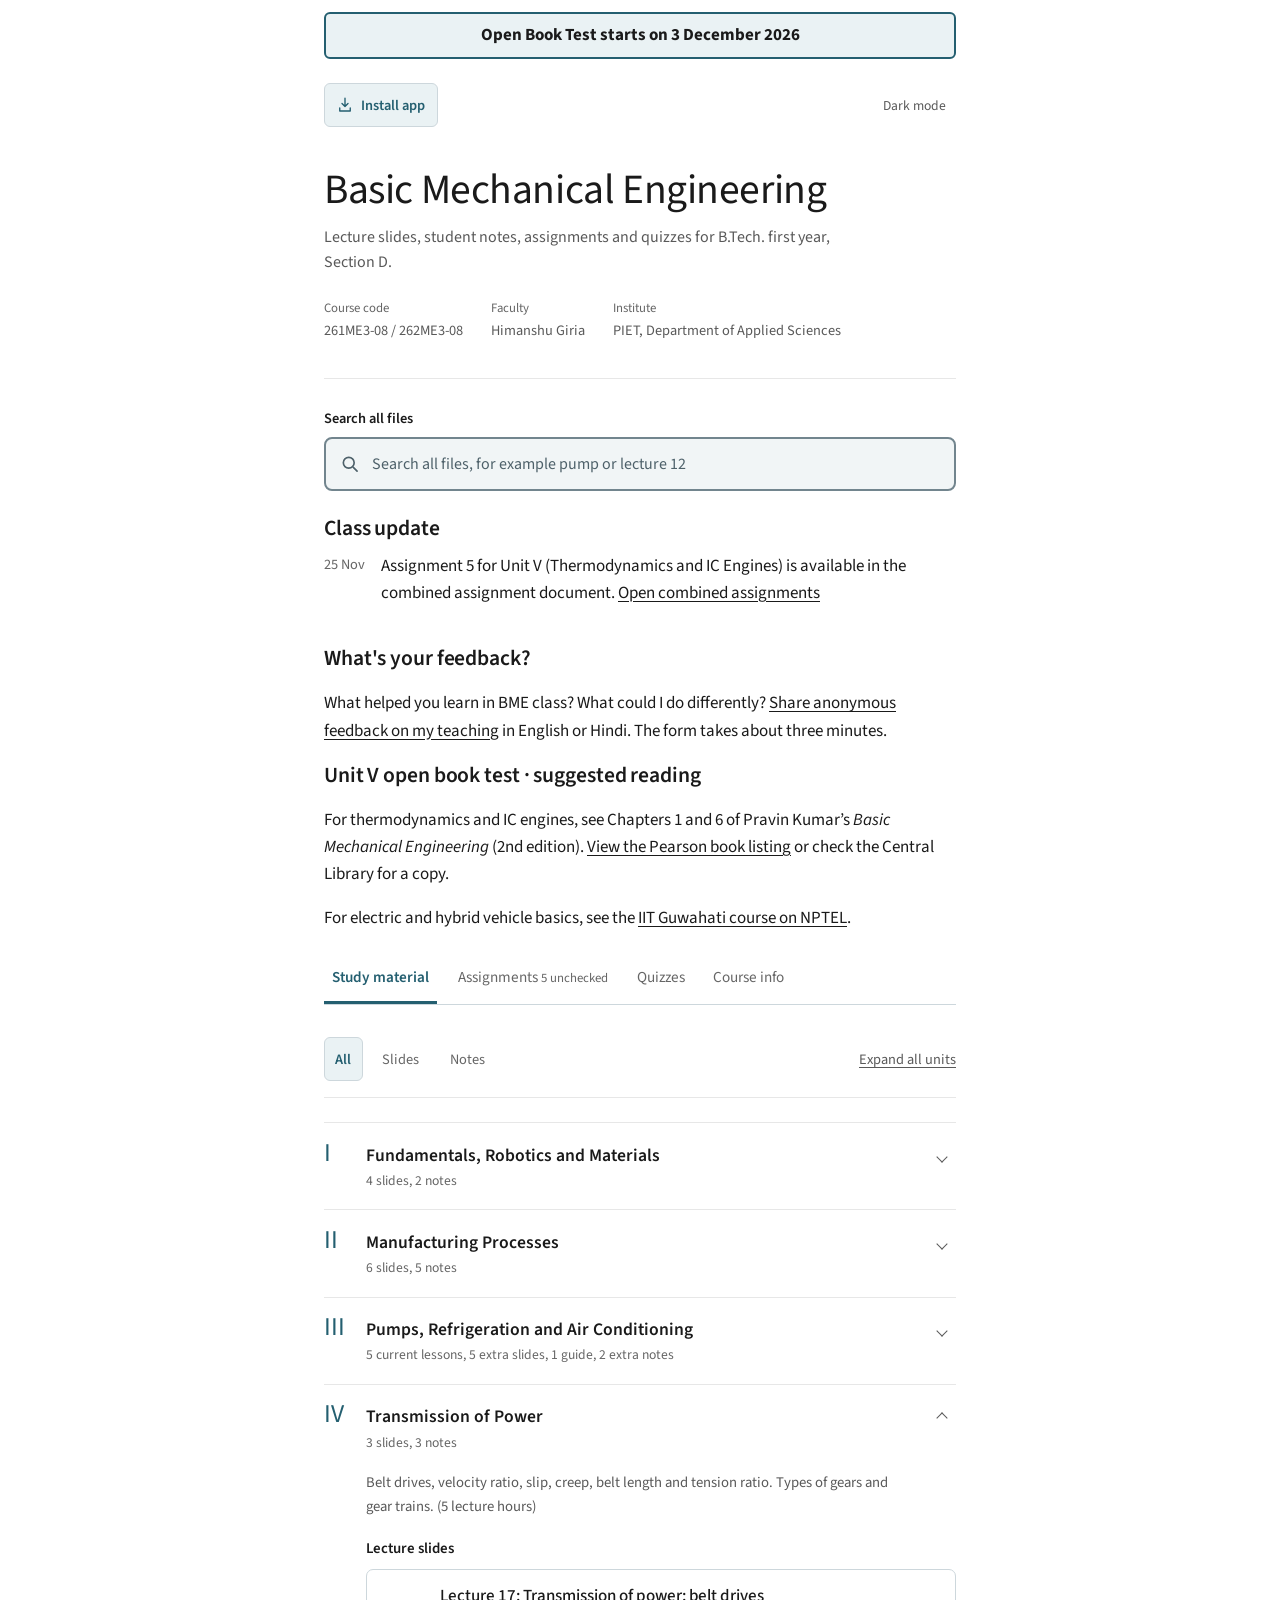
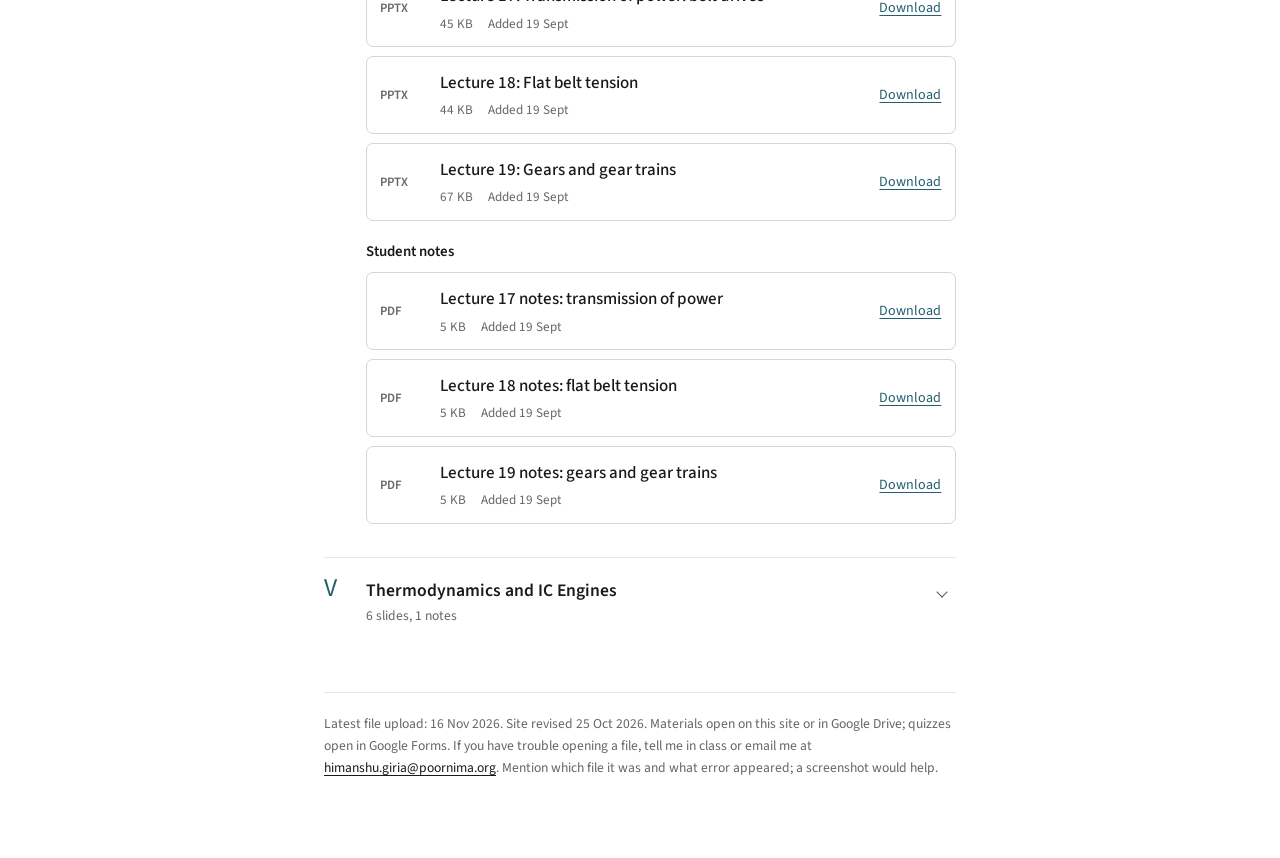
<file: index.html>
<!DOCTYPE html>
<html lang="en">
<head>
<meta charset="UTF-8">
<meta name="viewport" content="width=device-width, initial-scale=1">
<title>Basic Mechanical Engineering, Section D</title>
<meta name="description" content="Lecture slides, student notes, assignments and quizzes for Basic Mechanical Engineering, B.Tech. first year, Section D.">
<link rel="preconnect" href="https://fonts.googleapis.com">
<link rel="preconnect" href="https://fonts.gstatic.com" crossorigin>
<link href="https://fonts.googleapis.com/css2?family=Source+Sans+3:wght@300;400;500;600;700&display=swap" rel="stylesheet">
<script>
/* Apply saved theme before first paint so the page does not flash. */
(function () {
  try {
    var t = localStorage.getItem('bme-d-theme');
    if (t) document.documentElement.setAttribute('data-theme', t);
  } catch (e) {}
})();
</script>
<style>
:root {
  --paper: #FFFFFF;
  --surface: #FFFFFF;
  --ink: #1A1A1A;
  --muted: #595959;
  --faint: #666666;
  --line: #E7E7E7;
  --on-ink: #FFFFFF;
  --radius: 2px;
  --font-body: 'Source Sans 3', system-ui, -apple-system, 'Segoe UI', Roboto, sans-serif;
}
@media (prefers-color-scheme: dark) {
  :root:not([data-theme="light"]) {
    --paper: #121212; --surface: #121212; --ink: #EDEDED; --muted: #B8B8B8; --faint: #A8A8A8; --line: #2A2A2A; --on-ink: #121212;
  }
}
:root[data-theme="dark"] {
  --paper: #121212; --surface: #121212; --ink: #EDEDED; --muted: #B8B8B8; --faint: #A8A8A8; --line: #2A2A2A; --on-ink: #121212;
}

*, *::before, *::after { box-sizing: border-box; }
html { -webkit-text-size-adjust: 100%; }
@media (prefers-reduced-motion: no-preference) { html { scroll-behavior: smooth; } }
body { margin: 0; background: var(--paper); color: var(--ink); font: 400 1.0625rem/1.6 var(--font-body); font-weight: 400; }
[hidden] { display: none !important; }
a { color: var(--ink); text-underline-offset: 3px; }
:focus-visible { outline: 2px solid var(--ink); outline-offset: 3px; }
.sr { position: absolute; width: 1px; height: 1px; margin: -1px; padding: 0; overflow: hidden; clip: rect(0 0 0 0); white-space: nowrap; border: 0; }

.wrap { max-width: 42rem; margin: 0 auto; padding: 0 1.25rem 5rem; }
.topbar { display: flex; justify-content: flex-end; padding: 1.5rem 0 0; }
.theme-btn { font: 400 .85rem var(--font-body); background: none; border: 0; color: var(--muted); cursor: pointer; padding: .25rem 0; }
.theme-btn:hover { color: var(--ink); }

/* ---- Header: quiet, no box ---- */
.titleblock { padding: 2.5rem 0 2.25rem; border-bottom: 1px solid var(--line); }
.tb-main h1 { margin: 0 0 .6rem; font: 300 clamp(1.9rem, 6vw, 2.6rem)/1.15 var(--font-body); letter-spacing: -.01em; }
.tb-main p { margin: 0 0 1.4rem; color: var(--muted); max-width: 32rem; font-size: 1rem; }
.tb-sec { display: none; }
.tb-meta { margin: 0; display: flex; flex-wrap: wrap; gap: .35rem 1.75rem; padding: 0; }
.tb-meta > div { min-width: 0; }
.tb-meta dt { font-size: .8rem; color: var(--faint); }
.tb-meta dd { margin: 0; color: var(--muted); font-size: .9rem; }
.tb-sec-letter, .tb-sec-label { display: none; }

/* ---- Search, notices, tabs ---- */
.search { margin: 1.75rem 0 1.25rem; }
.search input { width: 100%; font: inherit; padding: .6rem 0; border: 0; border-bottom: 1px solid var(--line); background: none; color: var(--ink); }
.search input::placeholder { color: var(--faint); }
.search input:focus { border-bottom-color: var(--ink); outline: 2px solid var(--ink); outline-offset: 3px; }

.notices ul { list-style: none; margin: 0 0 1.5rem; padding: 0; }
.notice { display: flex; gap: 1rem; padding: .1rem 0 .9rem; }
.notice time { color: var(--faint); white-space: nowrap; font-size: .9rem; }
.notice a { color: inherit; text-decoration: underline; }

.tabs { position: sticky; top: 0; z-index: 20; display: flex; gap: 1.75rem; overflow-x: auto; background: var(--paper); border-bottom: 1px solid var(--line); scrollbar-width: none; padding-top: .25rem; }
.tabs::-webkit-scrollbar { display: none; }
.tab { flex: 0 0 auto; font: 400 .95rem var(--font-body); padding: .75rem 0; background: none; color: var(--faint); border: 0; border-bottom: 1px solid transparent; cursor: pointer; }
.tab:hover { color: var(--ink); }
.tab[aria-selected="true"] { color: var(--ink); border-bottom-color: var(--ink); }
.count { color: var(--faint); font-size: .8rem; }

main { padding-top: 2rem; }
h2 { font: 400 1.35rem/1.3 var(--font-body); margin: 0 0 .5rem; letter-spacing: -.005em; }
.lede { color: var(--muted); margin: 0 0 1.5rem; max-width: 36rem; font-size: .95rem; }

/* ---- Recently added ---- */
.recent { margin-bottom: 2.25rem; }
.recent h2 { margin-bottom: .75rem; }
.recent ul { list-style: none; margin: 0; padding: 0; }
.recent-item { display: grid; grid-template-columns: 4.5rem 1fr auto; gap: .75rem; align-items: baseline; width: 100%; text-align: left; font: inherit; color: inherit; background: none; border: 0; border-top: 1px solid var(--line); padding: .8rem 0; cursor: pointer; }
.recent-item:hover .recent-go { text-decoration: underline; }
.recent-when { color: var(--faint); font-size: .85rem; }
.recent-go { color: var(--muted); font-size: .9rem; }

/* ---- Study material ---- */
.toolbar { display: flex; flex-wrap: wrap; gap: .75rem 1.5rem; justify-content: space-between; align-items: center; margin: 0 0 1.5rem; padding-bottom: 1rem; border-bottom: 1px solid var(--line); }
.seg { display: inline-flex; gap: 1.25rem; }
.seg button { font: 400 .9rem var(--font-body); padding: 0; border: 0; background: none; color: var(--faint); cursor: pointer; border-bottom: 1px solid transparent; }
.seg button[aria-pressed="true"] { color: var(--ink); border-bottom-color: var(--ink); }
.plain-btn { font: 400 .9rem var(--font-body); background: none; border: 0; color: var(--muted); cursor: pointer; padding: 0; text-decoration: underline; text-underline-offset: 3px; }

.unit { border-top: 1px solid var(--line); scroll-margin-top: 4rem; }
.unit summary { display: flex; align-items: baseline; gap: 1rem; padding: 1.1rem 0; cursor: pointer; list-style: none; }
.unit summary::-webkit-details-marker { display: none; }
.unit-no { flex: 0 0 auto; font: 300 1.6rem/1 var(--font-body); color: var(--faint); min-width: 1.6rem; }
.unit-head { flex: 1; min-width: 0; display: flex; flex-direction: column; gap: .15rem; }
.unit-title { font: 400 1.1rem/1.3 var(--font-body); }
.unit-count { color: var(--faint); font-size: .85rem; }
.chev { flex: 0 0 auto; width: .5rem; height: .5rem; border-right: 1px solid var(--muted); border-bottom: 1px solid var(--muted); transform: rotate(45deg); margin-right: .1rem; }
.unit[open] .chev { transform: rotate(-135deg); }
.unit-body { padding: 0 0 1.5rem 2.6rem; }
.unit-topics { margin: 0 0 1rem; color: var(--muted); font-size: .92rem; max-width: 34rem; }
.grp { font: 400 .85rem var(--font-body); color: var(--faint); margin: 1.25rem 0 .25rem; }

.rows { list-style: none; margin: 0; padding: 0; }
.row { display: grid; grid-template-columns: 3rem 1fr auto; gap: .75rem; align-items: center; padding: .6rem 0; border-top: 1px solid var(--line); }
.rows-boxed .row:first-child { border-top: 0; }
.fmt { font: 400 .8rem/1 var(--font-body); text-transform: lowercase; color: var(--faint); }
.row-title { font-weight: 400; color: var(--ink); text-decoration: none; display: inline-block; padding: .1rem 0; }
.row-title:hover { text-decoration: underline; }
.row-meta { display: flex; flex-wrap: wrap; gap: .1rem .9rem; color: var(--faint); font-size: .82rem; }
.row-dl { color: var(--muted); font: 400 .88rem var(--font-body); text-decoration: underline; text-underline-offset: 3px; white-space: nowrap; }
.row-dl:hover { color: var(--ink); }
.badge-new { display: inline-block; vertical-align: middle; margin-left: .5rem; color: var(--muted); font: 400 .78rem/1 var(--font-body); }
.badge-new::before { content: '· '; }
.unit summary .badge-new { margin-left: 0; }

/* ---- Assignments ---- */
.assign { border-top: 1px solid var(--line); padding: 1.5rem 0; }
.assign-collapsed { padding: .8rem 0; }
.assign-collapsed summary { display: flex; flex-wrap: wrap; align-items: baseline; gap: .25rem 1rem; cursor: pointer; list-style: none; }
.assign-collapsed summary::-webkit-details-marker { display: none; }
.assign-collapsed summary::after { content: '+'; margin-left: auto; color: var(--muted); font-size: 1.2rem; }
.assign-collapsed[open] summary::after { content: '−'; }
.assign-featured { border-top: 2px solid var(--accent); background: var(--surface); padding: 1rem; border-radius: .5rem; }
.assign-top { display: flex; flex-wrap: wrap; justify-content: space-between; align-items: baseline; gap: .3rem 1rem; }
.assign h3 { margin: 0; font: 400 1.15rem/1.3 var(--font-body); }
.assign-sub { margin: .2rem 0 0; color: var(--muted); }
.assign-meta { margin: .3rem 0 1rem; color: var(--faint); font-size: .88rem; }
.due { font-weight: 400; font-size: .88rem; color: var(--muted); white-space: nowrap; }
.due-late { color: var(--ink); font-weight: 600; }
.due-closed { color: var(--faint); }
.due-soon { color: var(--ink); font-weight: 600; }
.due-none { color: var(--faint); }
.due-ok { color: var(--faint); text-decoration: line-through; }
.assign-actions { display: flex; flex-wrap: wrap; gap: 1.25rem; align-items: center; }
.btn { display: inline-flex; align-items: center; padding: 0; border: 0; font: 400 .92rem var(--font-body); text-decoration: underline; text-underline-offset: 3px; color: var(--muted); background: none; cursor: pointer; }
.btn:hover { color: var(--ink); }
.btn-primary { color: var(--ink); font-weight: 600; }
.check { display: inline-flex; gap: .5rem; align-items: center; margin-left: auto; cursor: pointer; color: var(--muted); font-size: .9rem; }
.check input { width: 1rem; height: 1rem; accent-color: var(--ink); }

/* ---- Course info ---- */
.info section { margin-bottom: 2.25rem; }
.marks { border-collapse: collapse; width: 100%; max-width: 24rem; margin-bottom: .75rem; }
.marks th, .marks td { text-align: left; padding: .5rem 0; border-bottom: 1px solid var(--line); font-weight: 400; color: var(--muted); }
.marks td:last-child { text-align: right; font-variant-numeric: tabular-nums; color: var(--ink); }
.marks tfoot th, .marks tfoot td { font-weight: 600; color: var(--ink); border-bottom: 0; padding-top: .75rem; }
.biblio { margin: 0; padding-left: 1.1rem; color: var(--muted); }
.biblio li { margin-bottom: .5rem; max-width: 36rem; }
.biblio a { color: var(--muted); }

.empty { padding: 1.25rem 0; color: var(--faint); font-size: .95rem; }
.result-count { color: var(--faint); margin: 0 0 1rem; font-size: .9rem; }
footer { margin-top: 3rem; padding-top: 1.25rem; border-top: 1px solid var(--line); color: var(--faint); font-size: .85rem; }
@media (max-width: 480px) {
  .tabs { gap: 1rem; flex-wrap: wrap; overflow-x: visible; }
  .tab { min-height: 44px; }
  .theme-btn, .plain-btn, .seg button, .row-dl, .btn { min-height: 44px; display: inline-flex; align-items: center; }
  .unit-body { padding-left: 0; }
  .row { grid-template-columns: 2.5rem 1fr; gap: .5rem; }
  .row-dl, .row > .btn { grid-column: 2; justify-self: start; }
  .recent-item { grid-template-columns: 3.5rem 1fr; }
  .recent-go { grid-column: 2; }
  .check { margin-left: 0; min-height: 44px; }
}

/* Review proposal: presentation only. Existing content and behaviour retained. */
:root {
  --accent: #245F70;
  --accent-soft: #EAF2F4;
  --search-surface: #F1F5F6;
  --search-border: #72858E;
  --placeholder: #4E616A;
  --card-line: #CDD7DC;
  --hover-surface: #F5F8F9;
  --search-icon: url("data:image/svg+xml,%3Csvg xmlns='http://www.w3.org/2000/svg' width='20' height='20' viewBox='0 0 24 24' fill='none' stroke='%234E616A' stroke-width='2' stroke-linecap='round'%3E%3Ccircle cx='10.5' cy='10.5' r='6.5'/%3E%3Cpath d='m16 16 4.5 4.5'/%3E%3C/svg%3E");
}
@media (prefers-color-scheme: dark) {
  :root:not([data-theme="light"]) {
    --accent: #9ED4DD; --accent-soft: #20343B;
    --search-surface: #1C2B30; --search-border: #829AA4;
    --placeholder: #B9CBD2; --card-line: #485B63; --hover-surface: #1A252A;
    --search-icon: url("data:image/svg+xml,%3Csvg xmlns='http://www.w3.org/2000/svg' width='20' height='20' viewBox='0 0 24 24' fill='none' stroke='%23B9CBD2' stroke-width='2' stroke-linecap='round'%3E%3Ccircle cx='10.5' cy='10.5' r='6.5'/%3E%3Cpath d='m16 16 4.5 4.5'/%3E%3C/svg%3E");
  }
}
:root[data-theme="dark"] {
  --accent: #9ED4DD; --accent-soft: #20343B;
  --search-surface: #1C2B30; --search-border: #829AA4;
  --placeholder: #B9CBD2; --card-line: #485B63; --hover-surface: #1A252A;
  --search-icon: url("data:image/svg+xml,%3Csvg xmlns='http://www.w3.org/2000/svg' width='20' height='20' viewBox='0 0 24 24' fill='none' stroke='%23B9CBD2' stroke-width='2' stroke-linecap='round'%3E%3Ccircle cx='10.5' cy='10.5' r='6.5'/%3E%3Cpath d='m16 16 4.5 4.5'/%3E%3C/svg%3E");
}

/* A clearly bounded search field, using the existing accessible label. */
.search { margin: 1.75rem 0 1.5rem; }
.search label.sr {
  position: static; display: block; width: auto; height: auto; margin: 0 0 .45rem;
  overflow: visible; clip: auto; white-space: normal; font-size: .9rem;
  font-weight: 600; color: var(--ink);
}
.search input {
  min-height: 54px; padding: .8rem 1rem .8rem 2.85rem;
  border: 2px solid var(--search-border); border-radius: 8px;
  background-color: var(--search-surface); color: var(--ink);
  background-image: var(--search-icon); background-repeat: no-repeat;
  background-position: .9rem center; background-size: 20px 20px;
  font-size: 1rem; line-height: 1.4; caret-color: var(--accent);
}
.search input::placeholder { color: var(--placeholder); opacity: 1; }
.search input:hover { border-color: var(--accent); }
.search input:focus {
  border-color: var(--accent); outline: 3px solid var(--accent); outline-offset: 3px;
}

/* Visible keyboard focus, including within the sticky navigation. */
:focus-visible { outline: 2px solid var(--accent); outline-offset: 3px; }
.tab:focus-visible { outline-offset: -4px; }
.theme-btn { min-height: 44px; padding: .4rem .6rem; border-radius: 6px; }
.theme-btn:hover { background: var(--hover-surface); }
.tabs { gap: .8rem; border-bottom-color: var(--card-line); }
.tab { padding: .8rem .5rem; min-height: 48px; border-bottom-width: 3px; }
.tab[aria-selected="true"] { color: var(--accent); border-bottom-color: var(--accent); font-weight: 600; }
.tab:hover { background: var(--hover-surface); }
.seg { gap: .5rem; }
.seg button { min-height: 44px; padding: .35rem .65rem; border: 1px solid transparent; border-radius: 6px; }
.seg button[aria-pressed="true"] { color: var(--accent); background: var(--accent-soft); border-color: var(--card-line); font-weight: 600; }
.seg button:hover { background: var(--hover-surface); }
.plain-btn { min-height: 44px; display: inline-flex; align-items: center; }

/* Keep the restrained type scale, but make the hierarchy easier to scan. */
.tb-main h1 { font-weight: 400; }
h2 { font-weight: 600; }
.unit-title { font-weight: 600; }
.unit-no { color: var(--accent); font-weight: 400; }
.unit summary { border-radius: 6px; padding-right: .5rem; }
.unit summary:hover { background: var(--hover-surface); }
.unit summary:focus-visible { outline-offset: -3px; }
.grp { font-size: .93rem; font-weight: 600; color: var(--ink); margin-bottom: .65rem; }
.unit { scroll-margin-top: 5rem; }

/* Quiet resource cards with visible boundaries and larger link targets. */
.row, .rows-boxed .row:first-child {
  padding: .8rem .85rem; margin: .55rem 0;
  border: 1px solid var(--card-line); border-radius: 7px; background: var(--surface);
}
.row:hover { background: var(--hover-surface); }
.row:focus-within { border-color: var(--accent); }
.row > div { min-width: 0; }
.row-title { font-weight: 500; line-height: 1.4; overflow-wrap: anywhere; }
.fmt { font-weight: 600; line-height: 1.3; text-transform: uppercase; }
.row-meta { margin-top: .25rem; line-height: 1.45; }
.row-dl, .row > .btn { min-height: 44px; display: inline-flex; align-items: center; color: var(--accent); }
.assign { border-top-color: var(--card-line); }
.assign h3 { font-weight: 600; }
.assign-actions .btn { min-height: 44px; align-items: center; }

@media (max-width: 480px) {
  .wrap { padding-left: 1rem; padding-right: 1rem; }
  .titleblock { padding-top: 1.6rem; padding-bottom: 1.6rem; }
  .tb-main h1 { font-size: clamp(1.9rem, 8vw, 2.4rem); }
  .tb-meta { gap: .65rem 1.2rem; }
  .search { margin-top: 1.4rem; }
  .search input { font-size: 16px; }
  .tabs { display: grid; grid-template-columns: repeat(2, minmax(0, 1fr)); gap: 0 .5rem; overflow: visible; }
  .tab { width: 100%; text-align: center; padding: .65rem .3rem; }
  .toolbar { gap: .6rem; }
  .unit { scroll-margin-top: 7.5rem; }
  .unit summary { gap: .65rem; }
  .unit-title { font-size: 1.06rem; }
  .unit-body { padding-left: 0; }
  .row { grid-template-columns: 2.4rem minmax(0, 1fr); gap: .2rem .65rem; padding: .8rem; }
  .row-dl, .row > .btn { grid-column: 2; justify-self: start; }
  .notice { gap: .7rem; }
  .notice > span { min-width: 0; overflow-wrap: anywhere; }
  .assign-actions { gap: .5rem 1rem; }
}
@media (forced-colors: active) {
  .search input { border-color: ButtonText; }
  .search input:focus { outline-color: Highlight; }
  .tab[aria-selected="true"] { border-bottom-color: Highlight; }
  .row { border-color: ButtonText; }
}

  .exam-banner { margin-top: .75rem; padding: .5rem .75rem; overflow: hidden; border: 2px solid var(--accent); border-radius: 6px; background: var(--accent-soft); color: var(--ink); text-align: center; }
  @media (prefers-reduced-motion: no-preference) and (min-width: 36rem) {
    .exam-banner strong { display: inline-block; animation: exam-slide 2s ease-out 2 alternate; }
    .exam-banner:hover strong { animation: none; }
    @keyframes exam-slide { from { transform: translateX(32%); } to { transform: translateX(0); } }
  }
</style>
<link rel="manifest" href="./manifest.webmanifest">
<link rel="icon" type="image/png" sizes="192x192" href="./icons/bme-192.png">
<link rel="apple-touch-icon" sizes="180x180" href="./icons/apple-touch-icon.png">
<meta name="theme-color" content="#245F70">
<meta name="mobile-web-app-capable" content="yes">
<meta name="apple-mobile-web-app-capable" content="yes">
<meta name="apple-mobile-web-app-title" content="BME Section D">
<link rel="stylesheet" href="./pwa.css">
<script defer src="./pwa.js"></script>
</head>
<body>
<div class="wrap">
  <aside class="exam-banner" aria-label="Exam announcement"><strong>Open Book Test starts on 3 December 2026</strong></aside>

  <div class="topbar">
    <button type="button" class="install-btn" id="installApp" aria-haspopup="dialog" aria-controls="installHelp" hidden>
      <svg viewBox="0 0 24 24" aria-hidden="true" fill="none" stroke="currentColor" stroke-width="1.8" stroke-linecap="round" stroke-linejoin="round"><path d="M12 3v11m-4-4 4 4 4-4M5 16v4h14v-4"/></svg>
      Install app
    </button>
    <button type="button" class="theme-btn" id="themeBtn">Dark mode</button>
  </div>


  <p id="connectionNote" class="pwa-status" role="status" hidden>You are offline. Saved pages may be out of date. Reconnect and refresh for the latest material. Drive files, slides and quizzes need internet.</p>
  <p id="appUpdate" class="pwa-status" role="status" hidden>An app update is ready. <button type="button" id="refreshApp">Refresh when ready</button></p>

  <header class="titleblock">
    <div class="tb-main">
      <h1>Basic Mechanical Engineering</h1>
      <p>Lecture slides, student notes, assignments and quizzes for B.Tech. first year, Section D.</p>
    </div>
    <dl class="tb-meta">
      <div><dt>Course code</dt><dd>261ME3-08 / 262ME3-08</dd></div>
      <div><dt>Faculty</dt><dd>Himanshu Giria</dd></div>
      <div><dt>Institute</dt><dd>PIET, Department of Applied Sciences</dd></div>
    </dl>
  </header>

  <div class="search">
    <label for="q" class="sr">Search all files</label>
    <input id="q" type="search" placeholder="Search all files, for example pump or lecture 12" autocomplete="off" enterkeyhint="search">
  </div>

  <section id="notices" class="notices" aria-label="Notices" hidden></section>

  <section class="notices" aria-labelledby="teaching-feedback">
    <h2 id="teaching-feedback">What's your feedback?</h2>
    <p>What helped you learn in BME class? What could I do differently? <a href="https://docs.google.com/forms/d/e/1FAIpQLSfEgEA5e8-QxY1uFKBHGnFptkQpMDMTJIoaVZsGO6s0SeBOjQ/viewform">Share anonymous feedback on my teaching</a> in English or Hindi. The form takes about three minutes.</p>
  </section>

  <section class="notices" aria-labelledby="obt-reading">
    <h2 id="obt-reading">Unit V open book test · suggested reading</h2>
    <p>For thermodynamics and IC engines, see Chapters 1 and 6 of Pravin Kumar’s <cite>Basic Mechanical Engineering</cite> (2nd edition). <a href="https://www.pearsoned.co.in/prc/book/pravin-kumar-basic-mechanical-engineering-2e--2/9789386873293">View the Pearson book listing</a> or check the Central Library for a copy.</p>
    <p>For electric and hybrid vehicle basics, see the <a href="https://nptel.ac.in/courses/108103009">IIT Guwahati course on NPTEL</a>.</p>
  </section>

  <div class="tabs" role="tablist" aria-label="Sections">
    <button type="button" role="tab" class="tab" id="tab-study" data-tab="study" aria-controls="panel-study">Study material</button>
    <button type="button" role="tab" class="tab" id="tab-assign" data-tab="assign" aria-controls="panel-assign">Assignments <span class="count" hidden></span></button>
    <button type="button" role="tab" class="tab" id="tab-quiz" data-tab="quiz" aria-controls="panel-quiz">Quizzes</button>
    <button type="button" role="tab" class="tab" id="tab-info" data-tab="info" aria-controls="panel-info">Course info</button>
  </div>

  <main>
    <noscript><p class="empty">This page needs JavaScript to list the files. Please turn it on or try another browser.</p></noscript>
    <section id="panel-study" role="tabpanel" aria-labelledby="tab-study"></section>
    <section id="panel-assign" role="tabpanel" aria-labelledby="tab-assign" hidden></section>
    <section id="panel-quiz" role="tabpanel" aria-labelledby="tab-quiz" hidden></section>
    <section id="panel-info" role="tabpanel" aria-labelledby="tab-info" hidden></section>
    <section id="panel-search" aria-live="polite" hidden></section>
  </main>

  <footer id="foot"></footer>
</div>

<script>
(function () {
'use strict';

/* =====================================================================
   EDIT HERE: everything students see comes from the lists below.

   ADD A FILE  -> copy one line in FILES, then change:
     type   'slides' | 'notes' | 'quiz' | 'syllabus'
     unit   1 to 5
     no     lecture number (slides only; 0 = zero lecture; leave out if none)
     title  what students see (the "Lecture 12:" part is added for you)
     file   paste the Google Drive share link, or just the file ID
     url    use INSTEAD of file for a non-Drive link, such as a Google Form
     added  date in YYYY-MM-DD  (files added in the last 3 days get a "New" tag)
     kb     file size in KB (optional)
     fmt    optional: 'PPTX', 'PDF', 'DOCX' (slides default to PPTX, notes to PDF)

   Drive sharing must be "Anyone with the link: Viewer" or students get
   an access-denied page.

   Left out on purpose: the quiz PDFs (the last page has the teacher
   answer key), and the Attendance and Course File folders.
   ===================================================================== */

const UNITS = [
  { n: 1, roman: 'I',   hours: 4, title: 'Fundamentals, Robotics and Materials',
    topics: 'Five branches of mechanical engineering (thermal, fluids, strength of materials, machine design, mechatronics). Control systems, motors, actuators, sensors and end effectors. Engineering materials and their properties.' },
  { n: 2, roman: 'II',  hours: 5, title: 'Manufacturing Processes',
    topics: 'Casting, moulding sand and furnaces. Forging, rolling, extrusion and drawing. Arc welding, gas welding, brazing and soldering. Newer machining methods, CNC and additive manufacturing.' },
  { n: 3, roman: 'III', hours: 5, title: 'Pumps, Refrigeration and Air Conditioning',
    topics: 'Reciprocating and centrifugal pumps. Refrigerants, COP and refrigeration systems. Window and split air conditioners.' },
  { n: 4, roman: 'IV',  hours: 5, title: 'Transmission of Power',
    topics: 'Belt drives, velocity ratio, slip, creep, belt length and tension ratio. Types of gears and gear trains.' },
  { n: 5, roman: 'V',   hours: 5, title: 'Thermodynamics and IC Engines',
    topics: 'Thermodynamic systems and properties, entropy, gas laws and the laws of thermodynamics. IC engine components and working, SI and CI engines. Electric and hybrid vehicles.' }
];

const STUDY_TOGETHER = {
  1: 'Read Unit I student notes together with the new motors, control and materials supplement, Lectures 2–4, Assignment 1 and the revision quiz explanations. The original handout is a concise summary.',
  2: 'Read Unit II student notes together with the new manufacturing supplement, current Lecture 9, Assignment 2 and the quiz explanations. Use Lecture 6 notes for sand and furnaces; the simplified version is an alternative. Read Unit II notes and questions with the CNC clarification in the new supplement.',
  3: 'Start with the Unit III study guide, then read Unit III Lectures 1–4 in order and use Unit III Lecture 5 for revision and doubts. The earlier reference slides are optional extra explanations.'
};

const FILES = [
  // ---- Syllabus ----
  { type:'syllabus', title:'Course information and syllabus, 2026-27', fmt:'PDF',  kb:322,  added:'2026-09-14', file:'11kx2Fau9yBiCgA8mwa0HXzEFHc8vEEEv' },
  { type:'syllabus', title:'Official syllabus document (Word file)',   fmt:'DOCX', kb:3099, added:'2026-08-23', file:'12mFLLpY5-HK_2rPpxKKxcQN46a4XUB2u' },

  // ---- Unit I ----
  { type:'slides', unit:1, no:0, title:'Zero lecture',                          kb:2152, added:'2026-08-27', file:'1bAZZ2VKE92knBghDmJG_089k0FiCUto4' },
  { type:'slides', unit:1, no:2, title:'Five fields of mechanical engineering', kb:6097, added:'2026-09-07', file:'1sBnRhuSc21MziYDvfDTIY7xIaYVghcdQ' },
  { type:'slides', unit:1, no:3, title:'Robotics and automation',               kb:4271, added:'2026-09-07', file:'1SdPTd-qtDI1NpubOv4q0GzWGrk4uqHN9' },
  { type:'slides', unit:1, no:4, title:'Engineering materials',                 kb:9807, added:'2026-09-07', file:'1LYz1RZmCJDUEgy_pi9LunPKUlzFVyDlU' },
  { type:'notes', unit:1, title:'Unit I supplement: motors, control, robotics and materials — read with original notes', fmt:'HTML', added:'2026-10-09', url:'./notes/unit-i-supplement.html', pdf:'https://drive.google.com/file/d/1AGk5MlPvpTtHVpw-apsSa40MnGGhO2nH/view' },
  { type:'notes',  unit:1, title:'Unit I student notes',                        kb:47,   added:'2026-09-07', file:'1mdkdfqKuVxh_gr5geOE62qn5WEeHeBos' },

  // ---- Unit II ----
  { type:'slides', unit:2, no:5, title:'Casting: introduction',                 kb:446,  added:'2026-09-15', file:'17RHJkPFgQ7rdqu9E85wxSdFNJNqHsjO4' },
  { type:'slides', unit:2, no:6, title:'Moulding sand and furnaces',            kb:125,  added:'2026-09-16', file:'1HEcl9J_5Wsf0i9d0o4OgrNmcToGqtrzd' },
  { type:'slides', unit:2, no:7, title:'Metal forming',                         kb:166,  added:'2026-09-16', file:'1zydkBK7_FX-YeHACYZciWgO2wjeGp_R2' },
  { type:'slides', unit:2, no:8, title:'Welding, brazing and soldering',        kb:45,   added:'2026-09-16', file:'1uqv1rMN-4qGrLZ-iZvlMVZsmyE6tiGAb' },
  { type:'slides', unit:2, no:9, title:'Machining, CNC and 3D printing', fmt:'SLIDES', added:'2026-10-04', url:'https://docs.google.com/presentation/d/1UDUqqkoAfRBdV_mQBNWTUsH3Lo6fBAZFQQDHG6dtNBU/edit' },
  { type:'slides', unit:2,       title:'Unit II final revision',                kb:46,   added:'2026-09-16', file:'1_B_yKVT6NiG0VR7DrYtd9pSCqa_bZAoj' },
  { type:'notes', unit:2, title:'Unit II supplement: manufacturing details and assignment support — read with original notes', fmt:'HTML', added:'2026-10-09', url:'./notes/unit-ii-supplement.html', pdf:'https://drive.google.com/file/d/1lctIPzAHDs8C2omkaUlnXnCP-8JHJckJ/view' },
  { type:'notes',  unit:2, title:'Unit II student notes',                       kb:47,   added:'2026-09-07', file:'1y_dXWG4RueQKzZbcHynf4Dy2z0CfqMgQ' },
  { type:'notes',  unit:2, title:'Unit II notes and questions',                 kb:8,    added:'2026-09-16', file:'17B2mogCcOBnhoaCGXfk4d7Uuu6gKMGW5' },
  { type:'notes',  unit:2, title:'Lecture 6 notes: moulding sand and furnaces', kb:7,    added:'2026-09-16', file:'1shsajCkYMpKGf-tqDcgIdsX1o0Ink5_z' },
  { type:'notes',  unit:2, title:'Lecture 6 notes, simplified',                 kb:5,    added:'2026-09-16', file:'1NhVVIHXmL2eVYhNi9nb666TjiPNLh_CD' },

  // ---- Unit III ----
  { type:'slides', unit:3, no:1, title:'Reciprocating pumps: working, applications and efficiency', fmt:'SLIDES', added:'2026-10-05', url:'https://docs.google.com/presentation/d/1yt_-DDwRBJLmfre-G70rMv2aEcUFNIU8flPJrYT9IrY/edit' },
  { type:'slides', unit:3, no:2, title:'Centrifugal pumps: working, applications and efficiency', fmt:'SLIDES', added:'2026-10-05', url:'https://docs.google.com/presentation/d/1M_SzHXO7XaZFTP22AJH8v_8F9gt4e4J4CEN_Pc1xaKM/edit' },
  { type:'slides', unit:3, no:3, title:'Refrigeration, refrigerants and COP', fmt:'SLIDES', added:'2026-10-06', url:'https://docs.google.com/presentation/d/1AIIj6zxUX1yPXE4d7mBKJfQfgS5HZFl5K49Lw2b8Nxo/edit' },
  { type:'slides', unit:3, no:4, title:'Air conditioning: window and split AC', fmt:'SLIDES', added:'2026-10-07', url:'https://docs.google.com/presentation/d/1e9AIyFG9r4u-WAn6zFzsXLJCLFbtQgQHnBGBvhNprEs/edit' },
  { type:'slides', unit:3, no:5, title:'Unit III revision and doubts', fmt:'SLIDES', added:'2026-10-08', url:'https://docs.google.com/presentation/d/16mucL9qiwNAZMkH2dnnCwZAW4kEXgF05jZwvx5yJXUA/edit' },
  { type:'slides', unit:3, title:'Pumps: introduction',                       kb:49, added:'2026-09-19', file:'1rKhi44NsS5sfWRkBexQOKMmsTImz1Gy6', reference:true },
  { type:'slides', unit:3, title:'Pump efficiency and selection',             kb:48, added:'2026-09-19', file:'1tssKtnUYh-wevcduBkeQ-krwA-ZaxT6-', reference:true },
  { type:'slides', unit:3, title:'Refrigeration: introduction',               kb:48, added:'2026-09-19', file:'1foTDrBTgcSGki9HCN-p4-qvWh-Mq0rcV', reference:true },
  { type:'slides', unit:3, title:'Refrigeration systems and refrigerants',    kb:45, added:'2026-09-19', file:'1mdDEZl0SrRaSMBoNi9n941G84FRn6KiO', reference:true },
  { type:'slides', unit:3, title:'Air conditioning: window and split AC',     kb:48, added:'2026-09-19', file:'1HvvBa11j_qW8XSmQpgvagcHcDAfPsnT9', reference:true },
  { type:'notes',  unit:3, title:'Unit III study guide: pumps, refrigeration and air conditioning — read first', fmt:'HTML', added:'2026-10-16', url:'./notes/unit-iii-study-guide.html' },
  { type:'notes',  unit:3, title:'Pump notes',                                 kb:6,  added:'2026-09-19', file:'1sZteZAkHIC-valguNU7QOJayy_nnDMfR', reference:true },
  { type:'notes',  unit:3, title:'Refrigeration notes',                        kb:5,  added:'2026-09-19', file:'1qVGoDwK14m9bedjty7Gz8sS9xjSP7P7R', reference:true },

  // ---- Unit IV ----
  { type:'slides', unit:4, no:17, title:'Transmission of power: belt drives',   kb:45, added:'2026-09-19', file:'17Kr-GfTgDFeGFZkgYrUg8sUF7EH8uqpH' },
  { type:'slides', unit:4, no:18, title:'Flat belt tension',                    kb:44, added:'2026-09-19', file:'19VVvNoqzcNwjl5kvAlvxevohuwkbnsIh' },
  { type:'slides', unit:4, no:19, title:'Gears and gear trains',                kb:67, added:'2026-09-19', file:'1gCKF-D314-holNZM7S5-Y1a2ec6ucBxX' },
  { type:'notes',  unit:4, title:'Lecture 17 notes: transmission of power',     kb:5,  added:'2026-09-19', file:'1MNzFY52FYDfa4MOl2xQxDJA4Um7M5pLh' },
  { type:'notes',  unit:4, title:'Lecture 18 notes: flat belt tension',         kb:5,  added:'2026-09-19', file:'1iXYULgg7AT9l97KkdL5qk9wELHBVSSvJ' },
  { type:'notes',  unit:4, title:'Lecture 19 notes: gears and gear trains',     kb:5,  added:'2026-09-19', file:'1S9JaNf8FawcQr2x_sXiev2DgiStpWh3M' },

  // ---- Unit V ----
  { type:'slides', unit:5, no:20, title:'Thermodynamic systems and properties', kb:52, added:'2026-09-19', file:'1G7RsD9m_6RfB7Gdfp_5IhZM0p-qCcbeZ' },
  { type:'slides', unit:5, no:21, title:'Gas laws and entropy',                 kb:51, added:'2026-09-19', file:'1yA-_hlHb6bLg8pUA7v_l9w87tTfyQ5z8' },
  { type:'slides', unit:5, no:22, title:'Laws of thermodynamics',               kb:51, added:'2026-09-19', file:'120-4bDhn_i9r0Mu51C74-X0J5aCsxYcp' },
  { type:'slides', unit:5, no:23, title:'IC engines: introduction and components', kb:52, added:'2026-09-19', file:'12ZdOkjtgd3VmorrwSswKEmQsRuI_TpXX' },
  { type:'slides', unit:5, no:24, title:'SI and CI engine working',             kb:52, added:'2026-09-19', file:'1SNF3psheAg_lH408Xq8FduCLoukFmhXy' },
  { type:'slides', unit:5, no:25, title:'Electric and hybrid vehicles',         kb:52, added:'2026-09-19', file:'1apHpajIfUd8uHUpRO0oIHYrtqf5S8W2M' },
  { type:'notes',  unit:5, title:'Unit V student notes',                        kb:17, added:'2026-09-19', file:'1NlldCeNeNmZQYVyx8kDtHMaXG0aavSqO' },

  // ---- Quizzes (Google Forms) ----
  { type:'quiz', title:'Units I & II: Mid-term Revision — 15 questions', added:'2026-10-03', url:'https://forms.gle/UpExVCr2re2QYAJd6' },
  { type:'quiz', unit:2, title:'Unit II quiz: Manufacturing Processes',  added:'2026-09-19', url:'https://docs.google.com/forms/d/1uR8kHew7VkJfuGL0BaCCJZ3ZQkD4BzRXTR0UrZhQFGo/viewform' },
  // Keep this record for later. The Google Form is not publicly published, so it is hidden from students in this draft.
  { type:'quiz', unit:3, title:'Unit III quiz: Pumps, Refrigeration and Air Conditioning', added:'2026-09-19', url:'https://docs.google.com/forms/d/1XRDy5Uu4xJUPSitW31n0i7NoKM5cVAZRnYBKcg7CBXc/viewform', hidden:true },
  { type:'quiz', unit:4, title:'Unit IV quiz: Transmission of Power',  added:'2026-09-19', url:'https://docs.google.com/forms/d/1gtnS7nBlc6pSF5lmj-yRHNkOEBhCdSptgF4mrgDbBXQ/viewform' }
];

/* ASSIGNMENTS: each is its own PDF, one per unit.
   due: 'YYYY-MM-DD', or '' if not decided yet.
   published: false keeps an assignment out of the site entirely (students won't see it) until you set it to true. */
const ASSIGNMENTS = [
  { no:1, unit:1, title:'Fundamentals, Robotics and Materials',      questions:8, due:'2026-09-17', kb:66,  added:'2026-09-22', file:'1UzFpyufD_EMrXtb8VoVtAhbh3cxPyJ3j', published:true },
  { no:2, unit:2, title:'Manufacturing Processes',                    questions:8, due:'2026-09-30', kb:66,  added:'2026-09-22', file:'12YnjMRyzp6OQp6P5dFa5hRt2drAlBg4O', published:true },
  { no:3, unit:3, title:'Pumps, Refrigeration and Air Conditioning',  questions:8, due:'2026-11-16', kb:3,  added:'2026-10-25', file:'1Y4zc8TwYy-DoByU36OxaE3GBWmqReLZw', published:true },
  { no:4, unit:4, title:'Transmission of Power',                      questions:5, due:'2026-11-24', kb:219, added:'2026-11-16', url:'./assignments/assignment-4.pdf', published:true },
  { no:5, unit:5, title:'Thermodynamics and IC Engines', questions:5, due:'', added:'', url:'https://drive.google.com/file/d/1xEtnJbreBgcfAoipnmi3_E8RTEdpFbdH/view', fmt:'DOCX', published:true }
];

/* NOTICES: short messages shown at the top of the page.
   Example: { date:'2026-09-25', text:'Unit III quiz in class on Friday.', until:'2026-09-26', link:'', linkText:'' }
   A notice disappears after its "until" date. */
const ANNOUNCEMENTS = [
  { date:'2026-11-25', text:'Assignment 5 for Unit V (Thermodynamics and IC Engines) is available in the combined assignment document.', until:'', link:'https://drive.google.com/file/d/1xEtnJbreBgcfAoipnmi3_E8RTEdpFbdH/view', linkText:'Open combined assignments' },
  { date:'2026-11-16', text:'Assignment 4 for Unit IV covers belt drives and gear trains.', until:'', link:'./assignments/assignment-4.pdf', linkText:'Open Assignment 4' },
  { date:'2026-10-25', text:'Assignment 3 for Unit III is now available. Use the Unit III study guide and Lectures 1–5 alongside it.', until:'', link:'https://drive.google.com/file/d/1Y4zc8TwYy-DoByU36OxaE3GBWmqReLZw/view', linkText:'Open Assignment 3' },
  { date:'2026-10-16', text:'New Unit III study guide: read it with Unit III Lectures 1–5. Earlier Unit III slides remain available as extra reference material.', until:'', link:'./notes/unit-iii-study-guide.html', linkText:'Open Unit III study guide' },
  { date:'2026-10-09', text:'New Units I–II supplementary notes: expanded DC/stepper/servo explanations, control and robotics, and manufacturing clarifications. Read them with the existing notes and slides; study-together guidance is shown under each unit.', until:'', link:'./notes/unit-i-supplement.html', linkText:'Read Unit I supplement' },
  { date:'2026-10-03', text:'Units I and II revision: attempt the 15-question quiz after the Unit II class on Monday, 5 October. Note difficult questions for our review on Friday, 9 October.', until:'2026-10-09', link:'https://forms.gle/UpExVCr2re2QYAJd6', linkText:'Open revision quiz' },
  { date:'2026-10-03', text:'Unit II follow-up: revisit the Manufacturing Processes slides and notes, especially any questions you found difficult in the in-class quiz.', until:'2026-10-10', link:'', linkText:'' }
];

const COURSE = {
  marks: [
    { label: 'Mid-term examination (MTE) 1', marks: 16 },
    { label: 'MTE 2', marks: 16 },
    { label: 'MTE 3', marks: 8 },
    { label: 'End term exam (ETE)', marks: 60 }
  ],
  textbooks: [
    'Basic Mechanical Engineering, G. Shanmugam and S. Ravindran, McGraw Hill Education, 4th edition, 2024.',
    'Basic Mechanical Engineering, Pravin Kumar, Pearson India, 2nd edition, 2023.'
  ],
  references: [
    'Basic Mechanical Engineering, C. M. Agrawal and Basant Agrawal, Wiley India, 1st edition, 2008.',
    'Basic Mechanical Engineering, D. S. Kumar, S. K. Kataria and Sons, 1st edition, 2024 (reprint).',
    'Basic Mechanical Engineering, Sadhu Singh, S. Chand Publishing, 1st edition, 2014.',
    'Theory of Machine, R. S. Khurmi and J. K. Gupta, S. Chand Publishing, 14th edition, 2020.'
  ],
  links: [
    { title: 'NPTEL online course (noc25_me09)', url: 'https://onlinecourses.nptel.ac.in/noc25_me09/preview' },
    { title: 'Video recommended in the syllabus (YouTube)', url: 'https://www.youtube.com/watch?v=WKeXnD3dtug' }
  ]
};

const NEW_DAYS = 3; // how many days a file keeps its "New" tag

/* ===================== END OF EDITABLE DATA ===================== */


/* ---------- helpers ---------- */
const $ = (s, r) => (r || document).querySelector(s);
const esc = s => String(s).replace(/[&<>"']/g, c => ({ '&':'&amp;', '<':'&lt;', '>':'&gt;', '"':'&quot;', "'":'&#39;' }[c]));
const store = {
  get(k) { try { return localStorage.getItem(k); } catch (e) { return null; } },
  set(k, v) { try { localStorage.setItem(k, v); } catch (e) {} }
};

const today = new Date(); today.setHours(0, 0, 0, 0);
const parseDay = s => { const p = s.split('-').map(Number); return new Date(p[0], p[1] - 1, p[2]); };
const daysFromToday = s => Math.round((parseDay(s) - today) / 864e5);
const fmtDay = s => {
  const d = parseDay(s), o = { day: 'numeric', month: 'short' };
  if (d.getFullYear() !== today.getFullYear()) o.year = 'numeric';
  return d.toLocaleDateString('en-GB', o);
};
const isNew = it => { if (!it.added) return false; const ago = -daysFromToday(it.added); return ago >= 0 && ago <= NEW_DAYS; };
const isVisible = it => it.hidden !== true;

const unitOf = n => UNITS.find(u => u.n === n);
const TYPE_LABEL = { slides: 'Lecture slides', notes: 'Student notes', assignment: 'Assignment', quiz: 'Quiz', syllabus: 'Syllabus' };
const TYPE_ORDER = { syllabus: 0, slides: 1, notes: 2, assignment: 3, quiz: 4 };

function parseId(s) {
  s = String(s || '');
  let m = s.match(/\/d\/([\w-]+)/) || s.match(/[?&]id=([\w-]+)/);
  return m ? m[1] : s.trim();
}
const viewUrl = it => it.url || ('https://drive.google.com/file/d/' + parseId(it.file) + '/view');
const dlUrl = it => (it.type === 'assignment' && it.url) || 'https://drive.google.com/uc?export=download&id=' + parseId(it.file);
const fmtOf = it => it.fmt || ({ slides: 'PPTX', notes: 'PDF', assignment: 'PDF', quiz: 'FORM' }[it.type] || 'FILE');
const sizeText = kb => kb >= 1000 ? (kb / 1000).toFixed(1) + ' MB' : kb + ' KB';

function displayTitle(it) {
  if (it.type === 'slides' && it.unit === 3 && it.no != null && it.no > 0) return 'Unit III Lecture ' + it.no + ': ' + it.title;
  if (it.type === 'slides' && it.no != null && it.no > 0) return 'Lecture ' + it.no + ': ' + it.title;
  return it.title;
}
function contextLabel(it, ctx) {
  const u = it.unit ? 'Unit ' + unitOf(it.unit).roman : '';
  if (ctx === 'search') return [u, TYPE_LABEL[it.type].toLowerCase()].filter(Boolean).join(', ');
  return u;
}

/* ---------- state ---------- */
function loadDone() {
  try { return new Set(JSON.parse(store.get('bme-d-done') || '[]')); } catch (e) { return new Set(); }
}
const state = { tab: 'study', filter: 'all', q: '', open: new Set(), done: loadDone() };

/* ---------- one file row ---------- */
function rowHTML(it, ctx) {
  const f = fmtOf(it), title = displayTitle(it), open = viewUrl(it);
  const meta = [];
  if (ctx === 'search' || ctx === 'flat') { const c = contextLabel(it, ctx); if (c) meta.push(esc(c)); }
  if (it.kb) meta.push(sizeText(it.kb));
  if (it.added) meta.push('Added ' + fmtDay(it.added));
  const action = it.type === 'quiz'
    ? '<a class="btn btn-primary" href="' + esc(open) + '" target="_blank" rel="noopener noreferrer">Open quiz</a>'
    : f === 'HTML'
    ? '<a class="row-dl" href="' + esc(it.pdf || open) + '" target="_blank" rel="noopener noreferrer" aria-label="Open ' + esc(title) + '">' + (it.pdf ? 'PDF' : 'Open notes') + '</a>'
    : f === 'DOCX' && it.type === 'assignment'
    ? '<a class="row-dl" href="' + esc(open) + '" target="_blank" rel="noopener noreferrer">Open combined assignments</a>'
    : f === 'SLIDES'
    ? '<a class="row-dl" href="' + esc(open) + '" target="_blank" rel="noopener noreferrer">Open slides</a>'
    : '<a class="row-dl" href="' + esc(dlUrl(it)) + '" rel="noopener noreferrer" aria-label="Download ' + esc(title) + '">Download</a>';
  return '<li class="row">' +
    '<span class="fmt fmt-' + f + '">' + f + '</span>' +
    '<div><a class="row-title" href="' + esc(open) + '" target="_blank" rel="noopener noreferrer">' + esc(title) + '</a>' +
    (isNew(it) ? '<span class="badge-new">New</span>' : '') +
    '<div class="row-meta">' + meta.map(m => '<span>' + m + '</span>').join('') + '</div></div>' +
    action + '</li>';
}

/* ---------- Study material tab ---------- */
function recentGroups() {
  const map = new Map();
  FILES.forEach(f => {
    if (!isVisible(f) || !f.unit || (f.type !== 'slides' && f.type !== 'notes')) return;
    const k = f.added + '|' + f.unit;
    if (!map.has(k)) map.set(k, { added: f.added, unit: f.unit, slides: 0, notes: 0 });
    map.get(k)[f.type]++;
  });
  return Array.from(map.values())
    .sort((a, b) => b.added.localeCompare(a.added) || b.unit - a.unit)
    .slice(0, 4);
}
function groupText(g) {
  const p = [];
  if (g.slides) p.push(g.slides + (g.slides === 1 ? ' slide deck' : ' slide decks'));
  if (g.notes) p.push(g.notes + (g.notes === 1 ? ' notes file' : ' notes files'));
  return p.join(' and ');
}

function renderStudy() {
  let h = '';
  const allOpen = UNITS.every(u => state.open.has(u.n));
  h += '<div class="toolbar">' +
    '<div class="seg" role="group" aria-label="Show">' +
    [['all', 'All'], ['slides', 'Slides'], ['notes', 'Notes']].map(x =>
      '<button type="button" data-filter="' + x[0] + '" aria-pressed="' + (state.filter === x[0]) + '">' + x[1] + '</button>').join('') +
    '</div>' +
    '<button type="button" class="plain-btn" data-toggle-all>' + (allOpen ? 'Collapse all units' : 'Expand all units') + '</button>' +
    '</div>';

  h += UNITS.map(u => {
    const mine = FILES.filter(f => isVisible(f) && f.unit === u.n && (f.type === 'slides' || f.type === 'notes'));
    const slides = mine.filter(f => f.type === 'slides').sort((a, b) => (a.no == null ? 999 : a.no) - (b.no == null ? 999 : b.no));
    const notes = mine.filter(f => f.type === 'notes');
    const mainSlides = slides.filter(f => !f.reference);
    const referenceSlides = slides.filter(f => f.reference);
    const mainNotes = notes.filter(f => !f.reference);
    const referenceNotes = notes.filter(f => f.reference);
    const anyNew = mine.some(isNew);
    const counts = !mine.length ? 'Nothing uploaded yet'
      : u.n === 3 ? mainSlides.length + ' current lessons, ' + referenceSlides.length + ' extra slides, ' + mainNotes.length + ' guide, ' + referenceNotes.length + ' extra notes'
      : slides.length + ' slides, ' + notes.length + ' notes';

    let body = '<p class="unit-topics">' + esc(u.topics) + ' (' + u.hours + ' lecture hours)</p>';
    if (STUDY_TOGETHER[u.n]) body += '<p class="unit-topics"><strong>Study together:</strong> ' + esc(STUDY_TOGETHER[u.n]) + '</p>';
    if (!mine.length) {
      body += '<p class="empty">Nothing has been uploaded for this unit yet.</p>';
    } else {
      if (state.filter !== 'notes') {
        body += mainSlides.length ? '<h3 class="grp">' + (u.n === 3 ? 'Current lecture slides' : 'Lecture slides') + '</h3><ul class="rows">' + mainSlides.map(f => rowHTML(f, 'unit')).join('') + '</ul>' : '';
        body += referenceSlides.length ? '<h3 class="grp">Earlier reference slides</h3><ul class="rows">' + referenceSlides.map(f => rowHTML(f, 'unit')).join('') + '</ul>' : '';
      }
      if (state.filter !== 'slides') {
        body += mainNotes.length ? '<h3 class="grp">' + (u.n === 3 ? 'Study guide' : 'Student notes') + '</h3><ul class="rows">' + mainNotes.map(f => rowHTML(f, 'unit')).join('') + '</ul>' : '';
        body += referenceNotes.length ? '<h3 class="grp">Earlier reference notes</h3><ul class="rows">' + referenceNotes.map(f => rowHTML(f, 'unit')).join('') + '</ul>' : '';
      }
    }

    return '<details class="unit" id="unit-' + u.n + '" data-unit="' + u.n + '"' + (state.open.has(u.n) ? ' open' : '') + '>' +
      '<summary><span class="unit-no"><span class="sr">Unit </span>' + u.roman + '</span>' +
      '<span class="unit-head"><span class="unit-title">' + esc(u.title) + '</span><span class="unit-count">' + counts + '</span></span>' +
      (anyNew ? '<span class="badge-new">New</span>' : '') +
      '<span class="chev" aria-hidden="true"></span></summary>' +
      '<div class="unit-body">' + body + '</div></details>';
  }).join('');
  return h;
}

/* ---------- Assignments tab ---------- */
function dueInfo(a, done) {
  if (!a.due) return { cls: 'none', text: 'Submission date not announced yet' };
  const n = daysFromToday(a.due), when = fmtDay(a.due) + ' ' + a.due.slice(0, 4);
  if (n < 0) return { cls: 'late', text: 'Deadline passed: ' + when };
  if (n === 0) return { cls: 'soon', text: 'Due today' };
  if (n === 1) return { cls: 'soon', text: 'Due tomorrow' };
  if (n <= 3) return { cls: 'soon', text: 'Due ' + when + ', in ' + n + ' days' };
  return { cls: 'open', text: 'Due ' + when + ', in ' + n + ' days' };
}
function assignmentAsFile(a) {
  return { type: 'assignment', unit: a.unit, no: a.no, title: 'Assignment ' + a.no + ': ' + a.title, file: a.file, url: a.url, kb: a.kb, added: a.added, fmt: a.fmt || 'PDF' };
}
function publishedAssignments() {
  return ASSIGNMENTS.filter(a => a.published !== false);
}
function renderAssign() {
  const pub = publishedAssignments();
  let h = '<p class="lede">One assignment sheet for each unit. Tick "Completed (my tracker)" for your own records. This does not submit your assignment or confirm faculty checking. Ticks are saved on this device only; your faculty cannot see them. Follow the submission instructions given in class. If you missed a deadline, ask your faculty about late submission.</p>';
  if (!pub.length) return h + '<p class="empty">No assignments posted yet. Check back soon.</p>';
  h += pub.slice().sort((a, b) => Number(b.no === 5) - Number(a.no === 5)).map(a => {
    const done = state.done.has(a.no), d = dueInfo(a, done), f = assignmentAsFile(a), u = unitOf(a.unit);
    const collapsed = a.no < 5;
    const content = '<p class="assign-meta">Unit ' + u.roman + ', ' + a.questions + ' questions.</p>' +
      '<div class="assign-actions">' +
      '<a class="btn btn-primary" href="' + esc(viewUrl(f)) + '" target="_blank" rel="noopener noreferrer">' + (f.fmt === 'DOCX' ? 'Open combined assignments' : 'Open PDF') + '</a>' +
      (f.fmt === 'DOCX' ? '' : '<a class="btn" href="' + esc(dlUrl(f)) + '" rel="noopener noreferrer" aria-label="Download assignment ' + a.no + ' PDF">Download</a>') +
      '<label class="check"><input type="checkbox" data-done="' + a.no + '"' + (done ? ' checked' : '') + '> Completed (my tracker)</label>' +
      '</div>';
    const heading = '<h3>Assignment ' + a.no + '</h3><span class="assign-sub">' + esc(a.title) + (isNew(a) ? '<span class="badge-new">New</span>' : '') + '</span><span class="due due-' + d.cls + '">' + esc(d.text) + '</span>';
    if (collapsed) return '<details class="assign assign-collapsed' + (done ? ' is-done' : '') + '"><summary>' + heading + '</summary>' + content + '</details>';
    return '<article class="assign' + (a.no === 5 ? ' assign-featured' : '') + (done ? ' is-done' : '') + '"><div class="assign-top">' + heading + '</div>' + content + '</article>';
  }).join('');
  return h;
}

/* ---------- Quizzes tab ---------- */
function renderQuiz() {
  const q = FILES.filter(f => isVisible(f) && f.type === 'quiz').sort((a, b) => a.unit - b.unit);
  if (!q.length) return '<p class="empty">No quizzes yet. They will appear here when your faculty adds them.</p>';
  return '<p class="lede">Each quiz opens in Google Forms in a new tab. Read the form instructions before starting. Follow the instructions given in class about whether the quiz counts towards assessment, the time allowed, and repeat attempts.</p><ul class="rows rows-boxed">' + q.map(f => rowHTML(f, 'flat')).join('') + '</ul>';
}

/* ---------- Course info tab ---------- */
function renderInfo() {
  const syl = FILES.filter(f => f.type === 'syllabus');
  const total = COURSE.marks.reduce((s, m) => s + m.marks, 0);
  return '<div class="info">' +
    '<section><h2>Syllabus</h2><ul class="rows rows-boxed">' + syl.map(f => rowHTML(f, 'flat')).join('') + '</ul></section>' +
    '<section><h2>How marks are divided</h2><table class="marks"><tbody>' +
    COURSE.marks.map(m => '<tr><th scope="row">' + esc(m.label) + '</th><td>' + m.marks + '</td></tr>').join('') +
    '</tbody><tfoot><tr><th scope="row">Total</th><td>' + total + '</td></tr></tfoot></table>' +
    '<p class="lede">MTE 1 to MTE 3 together make the 40 marks of internal assessment. The course has 2 lectures a week and 2 credits.</p></section>' +
    '<section><h2>Textbooks</h2><ol class="biblio">' + COURSE.textbooks.map(t => '<li>' + esc(t) + '</li>').join('') + '</ol></section>' +
    '<section><h2>Reference books</h2><ol class="biblio">' + COURSE.references.map(t => '<li>' + esc(t) + '</li>').join('') + '</ol></section>' +
    '<section><h2>Useful links</h2><ul class="biblio">' + COURSE.links.map(l =>
      '<li><a href="' + esc(l.url) + '" target="_blank" rel="noopener noreferrer">' + esc(l.title) + '</a></li>').join('') + '</ul></section>' +
    '</div>';
}

/* ---------- Search ---------- */
function searchPool() {
  return FILES.filter(isVisible).concat(publishedAssignments().map(assignmentAsFile));
}
function matches(it, tokens) {
  const u = it.unit ? unitOf(it.unit) : null;
  const hay = (displayTitle(it) + ' ' + TYPE_LABEL[it.type] + ' ' + fmtOf(it) + ' ' + (u ? 'unit ' + u.n + ' unit ' + u.roman + ' ' + u.title : '')).toLowerCase();
  return tokens.every(t => /^\d+$/.test(t) ? new RegExp('(^|\\D)' + t + '(\\D|$)').test(hay) : hay.indexOf(t) !== -1);
}
function renderSearch() {
  const q = state.q.trim(), tokens = q.toLowerCase().split(/\s+/).filter(Boolean);
  const res = searchPool().filter(it => matches(it, tokens)).sort((a, b) =>
    (a.unit || 0) - (b.unit || 0) || TYPE_ORDER[a.type] - TYPE_ORDER[b.type] || (a.no == null ? 999 : a.no) - (b.no == null ? 999 : b.no));
  if (!res.length) {
    return '<p class="empty">Nothing matches "' + esc(q) + '". Try a topic word such as pump, belt or casting, or a lecture number.</p>';
  }
  return '<p class="result-count">' + res.length + (res.length === 1 ? ' file matches "' : ' files match "') + esc(q) + '"</p>' +
    '<ul class="rows rows-boxed">' + res.map(it => rowHTML(it, 'search')).join('') + '</ul>';
}

/* ---------- notices + footer ---------- */
function renderNotices() {
  const el = $('#notices');
  const act = ANNOUNCEMENTS.filter(a => !a.until || daysFromToday(a.until) >= 0)
    .sort((a, b) => b.date.localeCompare(a.date))
    .slice(0, 1);
  el.hidden = !act.length;
  if (!act.length) return;
  el.innerHTML = '<h2>Class update</h2><ul>' + act.map(a =>
    '<li class="notice"><time datetime="' + esc(a.date) + '">' + fmtDay(a.date) + '</time><span>' + esc(a.text) +
    (a.link ? ' <a href="' + esc(a.link) + '" target="_blank" rel="noopener noreferrer">' + esc(a.linkText || 'Open') + '</a>' : '') +
    '</span></li>').join('') + '</ul>';
}
function renderFoot() {
  const all = FILES.filter(isVisible).concat(publishedAssignments()).map(x => x.added).filter(Boolean).sort();
  const last = all.length ? all[all.length - 1] : null;
  $('#foot').innerHTML = (last ? 'Latest file upload: ' + fmtDay(last) + ' ' + last.slice(0, 4) + '. ' : '') +
    'Site revised 25 Oct 2026. Materials open on this site or in Google Drive; quizzes open in Google Forms. If you have trouble opening a file, tell me in class or email me at <a href="mailto:himanshu.giria@poornima.org">himanshu.giria@poornima.org</a>. Mention which file it was and what error appeared; a screenshot would help.';
}

/* ---------- render everything ---------- */
const PANELS = { study: renderStudy, assign: renderAssign, quiz: renderQuiz, info: renderInfo };

function updateCounts() {
  const n = publishedAssignments().filter(a => !state.done.has(a.no)).length;
  const c = $('#tab-assign .count');
  c.hidden = n === 0;
  c.innerHTML = n + ' unchecked';
}
function render() {
  const searching = state.q.trim() !== '';
  document.querySelectorAll('.tab').forEach(t => {
    t.setAttribute('aria-selected', String(!searching && t.dataset.tab === state.tab));
    t.tabIndex = t.dataset.tab === state.tab ? 0 : -1;
  });
  Object.keys(PANELS).forEach(k => {
    const p = $('#panel-' + k);
    p.hidden = searching || k !== state.tab;
    if (!p.hidden) p.innerHTML = PANELS[k]();
  });
  const sp = $('#panel-search');
  sp.hidden = !searching;
  if (searching) sp.innerHTML = renderSearch();
  updateCounts();
}

/* ---------- interactions ---------- */
const HASH = { study: 'study', assign: 'assignments', quiz: 'quizzes', info: 'info' };
function setTab(t) {
  state.tab = t; state.q = ''; $('#q').value = '';
  try { history.replaceState(null, '', '#' + HASH[t]); } catch (e) {}
  render();
}

document.addEventListener('click', function (e) {
  const t = e.target.closest('[data-tab],[data-filter],[data-goto],[data-toggle-all]');
  if (!t) return;
  if (t.dataset.tab) { setTab(t.dataset.tab); return; }
  if (t.dataset.filter) { state.filter = t.dataset.filter; render(); return; }
  if (t.hasAttribute('data-toggle-all')) {
    const allOpen = UNITS.every(u => state.open.has(u.n));
    UNITS.forEach(u => allOpen ? state.open.delete(u.n) : state.open.add(u.n));
    render(); return;
  }
  if (t.dataset.goto) {
    const n = +t.dataset.goto;
    state.open.add(n); state.filter = 'all';
    render();
    const el = document.getElementById('unit-' + n);
    if (el) el.scrollIntoView({ block: 'start' });
  }
});

document.addEventListener('change', function (e) {
  if (!e.target.matches('[data-done]')) return;
  const n = +e.target.dataset.done;
  e.target.checked ? state.done.add(n) : state.done.delete(n);
  store.set('bme-d-done', JSON.stringify(Array.from(state.done)));
  render();
});

/* keep open/closed state of unit sections (toggle does not bubble, so use capture) */
document.addEventListener('toggle', function (e) {
  const d = e.target;
  if (!d.matches || !d.matches('details.unit')) return;
  const n = +d.dataset.unit;
  d.open ? state.open.add(n) : state.open.delete(n);
}, true);

$('#q').addEventListener('input', function (e) { state.q = e.target.value; render(); });

document.addEventListener('keydown', function (e) {
  if (e.key === '/' && !/^(INPUT|TEXTAREA|SELECT)$/.test(document.activeElement.tagName)) {
    e.preventDefault(); $('#q').focus();
  }
  if (e.key === 'Escape' && document.activeElement === $('#q') && state.q) { state.q = ''; $('#q').value = ''; render(); }
});

$('.tabs').addEventListener('keydown', function (e) {
  if (e.key !== 'ArrowRight' && e.key !== 'ArrowLeft') return;
  const tabs = Array.from(document.querySelectorAll('.tab')), i = tabs.indexOf(document.activeElement);
  if (i < 0) return;
  const next = tabs[(i + (e.key === 'ArrowRight' ? 1 : -1) + tabs.length) % tabs.length];
  next.focus(); next.click();
});

/* theme */
const themeBtn = $('#themeBtn');
const isDark = () => (document.documentElement.getAttribute('data-theme') || (matchMedia('(prefers-color-scheme: dark)').matches ? 'dark' : 'light')) === 'dark';
function syncThemeBtn() { themeBtn.textContent = isDark() ? 'Light mode' : 'Dark mode'; }
themeBtn.addEventListener('click', function () {
  const next = isDark() ? 'light' : 'dark';
  document.documentElement.setAttribute('data-theme', next);
  store.set('bme-d-theme', next);
  syncThemeBtn();
});

/* ---------- start ---------- */
(function init() {
  const h = (location.hash || '').replace('#', '');
  const found = Object.keys(HASH).find(k => HASH[k] === h);
  if (found) state.tab = found;
  state.open.add(4);
  syncThemeBtn();
  renderNotices();
  renderFoot();
  render();
})();

})();
</script>

<dialog id="installHelp" class="install-help" aria-labelledby="installTitle">
  <div class="install-heading"><img src="./icons/bme-192.png" width="56" height="56" alt=""><h2 id="installTitle" tabindex="-1" autofocus>Install BME Section D</h2></div>
  <p class="intro">Keep BME on your home screen and open it like an app. It uses the same website and study resources, with no app-store account or payment.</p>
  <dl>
    <dt>Android · Chrome</dt><dd>Open the browser menu and choose <strong>Install app</strong> or <strong>Add to Home screen</strong>. Confirm the installation.</dd>
    <dt>iPhone or iPad · Safari</dt><dd>Tap <strong>Share → Add to Home Screen</strong>, keep <strong>Open as Web App</strong> enabled when offered, then tap <strong>Add</strong>.</dd>
    <dt>Computer · Chrome or Edge</dt><dd>Use the install icon in the address bar, or the browser menu’s install option.</dd>
  </dl>
  <p class="install-limits">After an online visit, the home page can reopen offline. Supplement pages are saved when you visit them. Drive files, lecture slides and quizzes still need internet. Reconnect and refresh to get the latest material.</p>
  <div class="install-actions"><button type="button" class="install-btn" id="installNow" hidden>Install now</button><button type="button" class="install-close" id="installClose">Close</button></div>
</dialog>

</body>
</html>
</file>
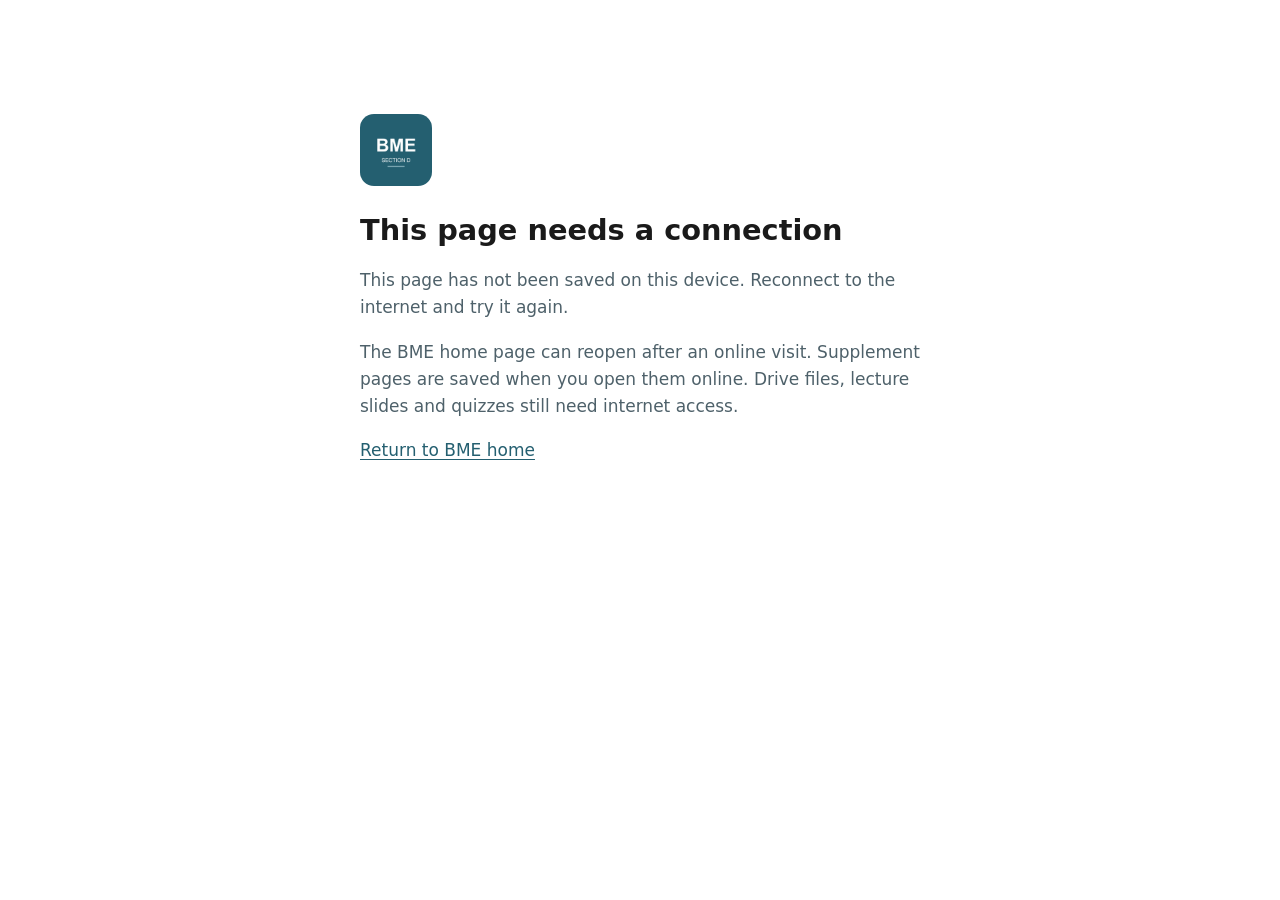
<file: offline.html>
<!doctype html>
<html lang="en">
<head>
<meta charset="utf-8"><meta name="viewport" content="width=device-width,initial-scale=1">
<meta name="theme-color" content="#245F70"><title>Offline | BME Section D</title>
<style>
:root{color-scheme:light dark}*{box-sizing:border-box}body{margin:0;background:#fff;color:#1a1a1a;font:17px/1.6 system-ui,-apple-system,sans-serif}main{max-width:38rem;margin:10vh auto;padding:1.5rem}img{border-radius:14px}h1{font-size:1.8rem;line-height:1.2}p{color:#4e616a}a{display:inline-block;color:#245f70;min-height:44px;text-underline-offset:3px}@media(prefers-color-scheme:dark){body{background:#121212;color:#ededed}p{color:#b9cbd2}a{color:#9ed4dd}}
</style>
</head>
<body><main>
<img src="./icons/bme-192.png" width="72" height="72" alt="BME Section D">
<h1>This page needs a connection</h1>
<p>This page has not been saved on this device. Reconnect to the internet and try it again.</p>
<p>The BME home page can reopen after an online visit. Supplement pages are saved when you open them online. Drive files, lecture slides and quizzes still need internet access.</p>
<a href="./">Return to BME home</a>
</main></body></html>
</file>
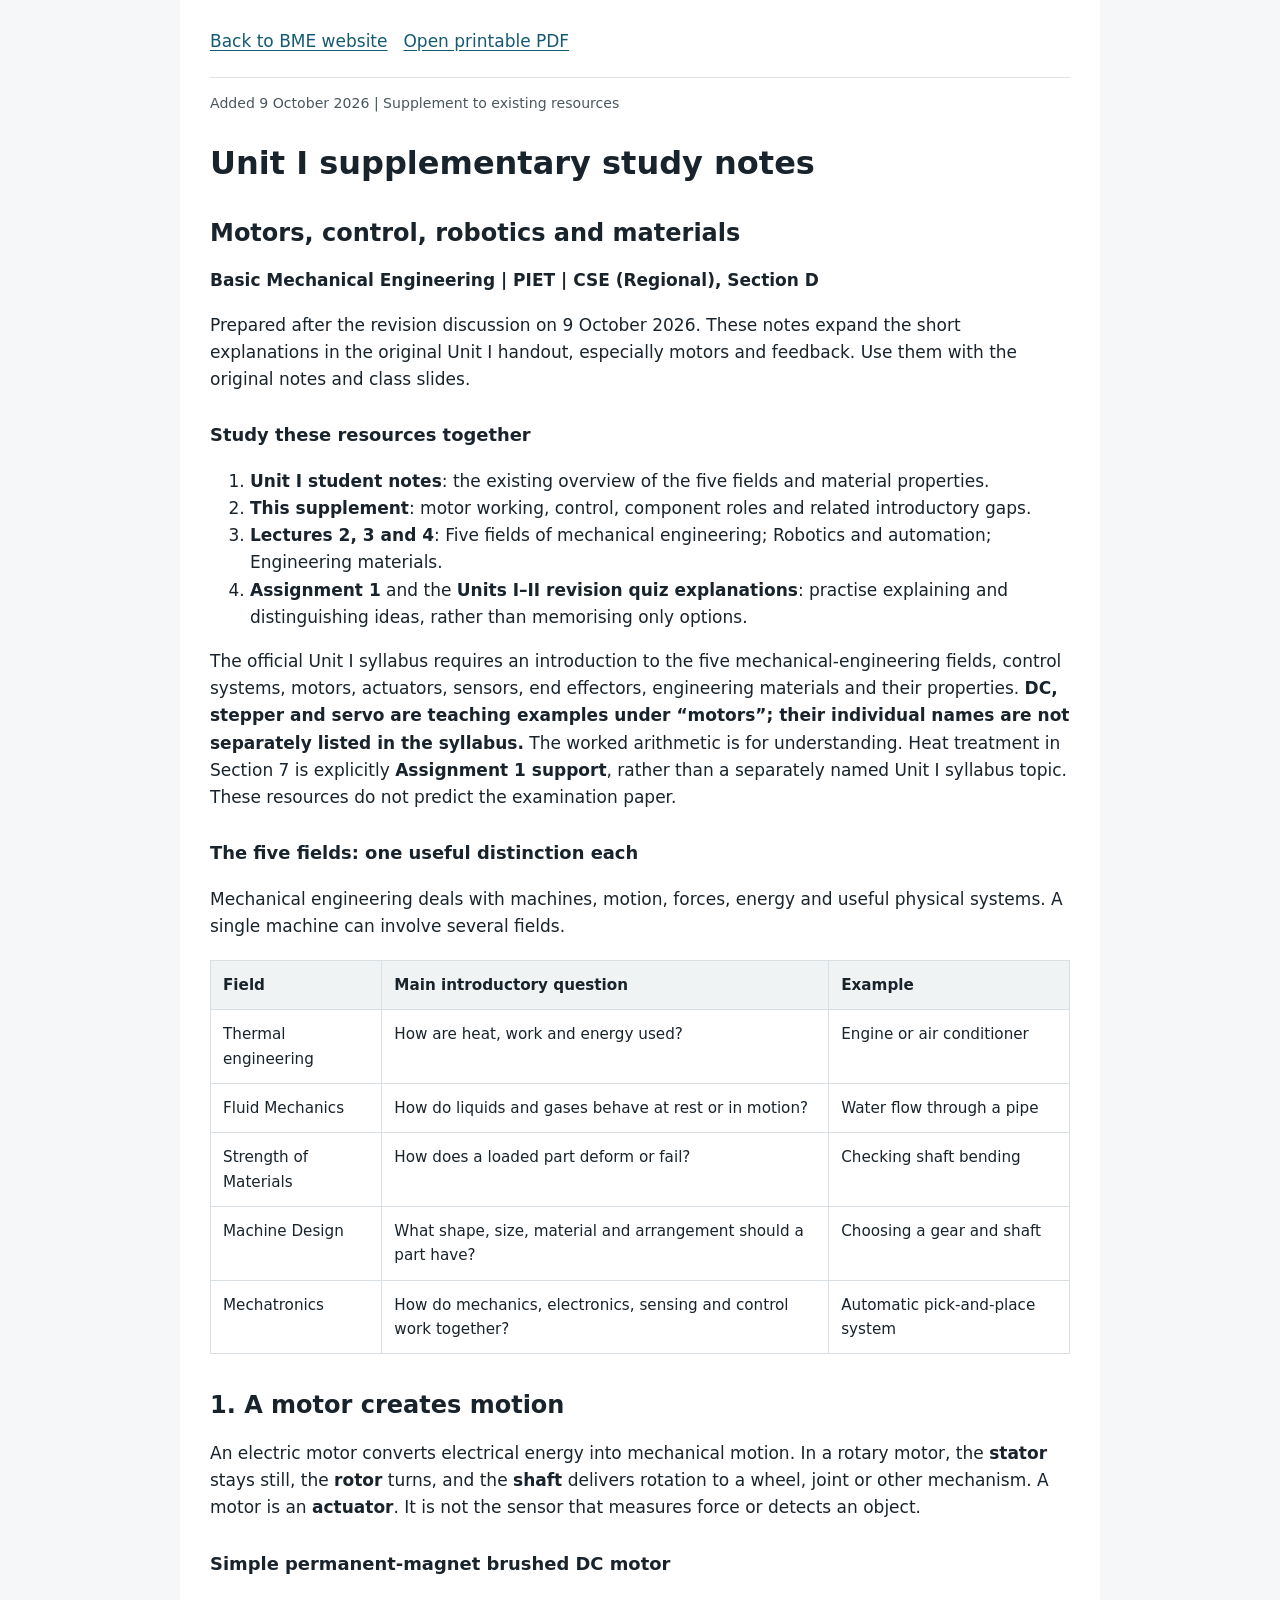
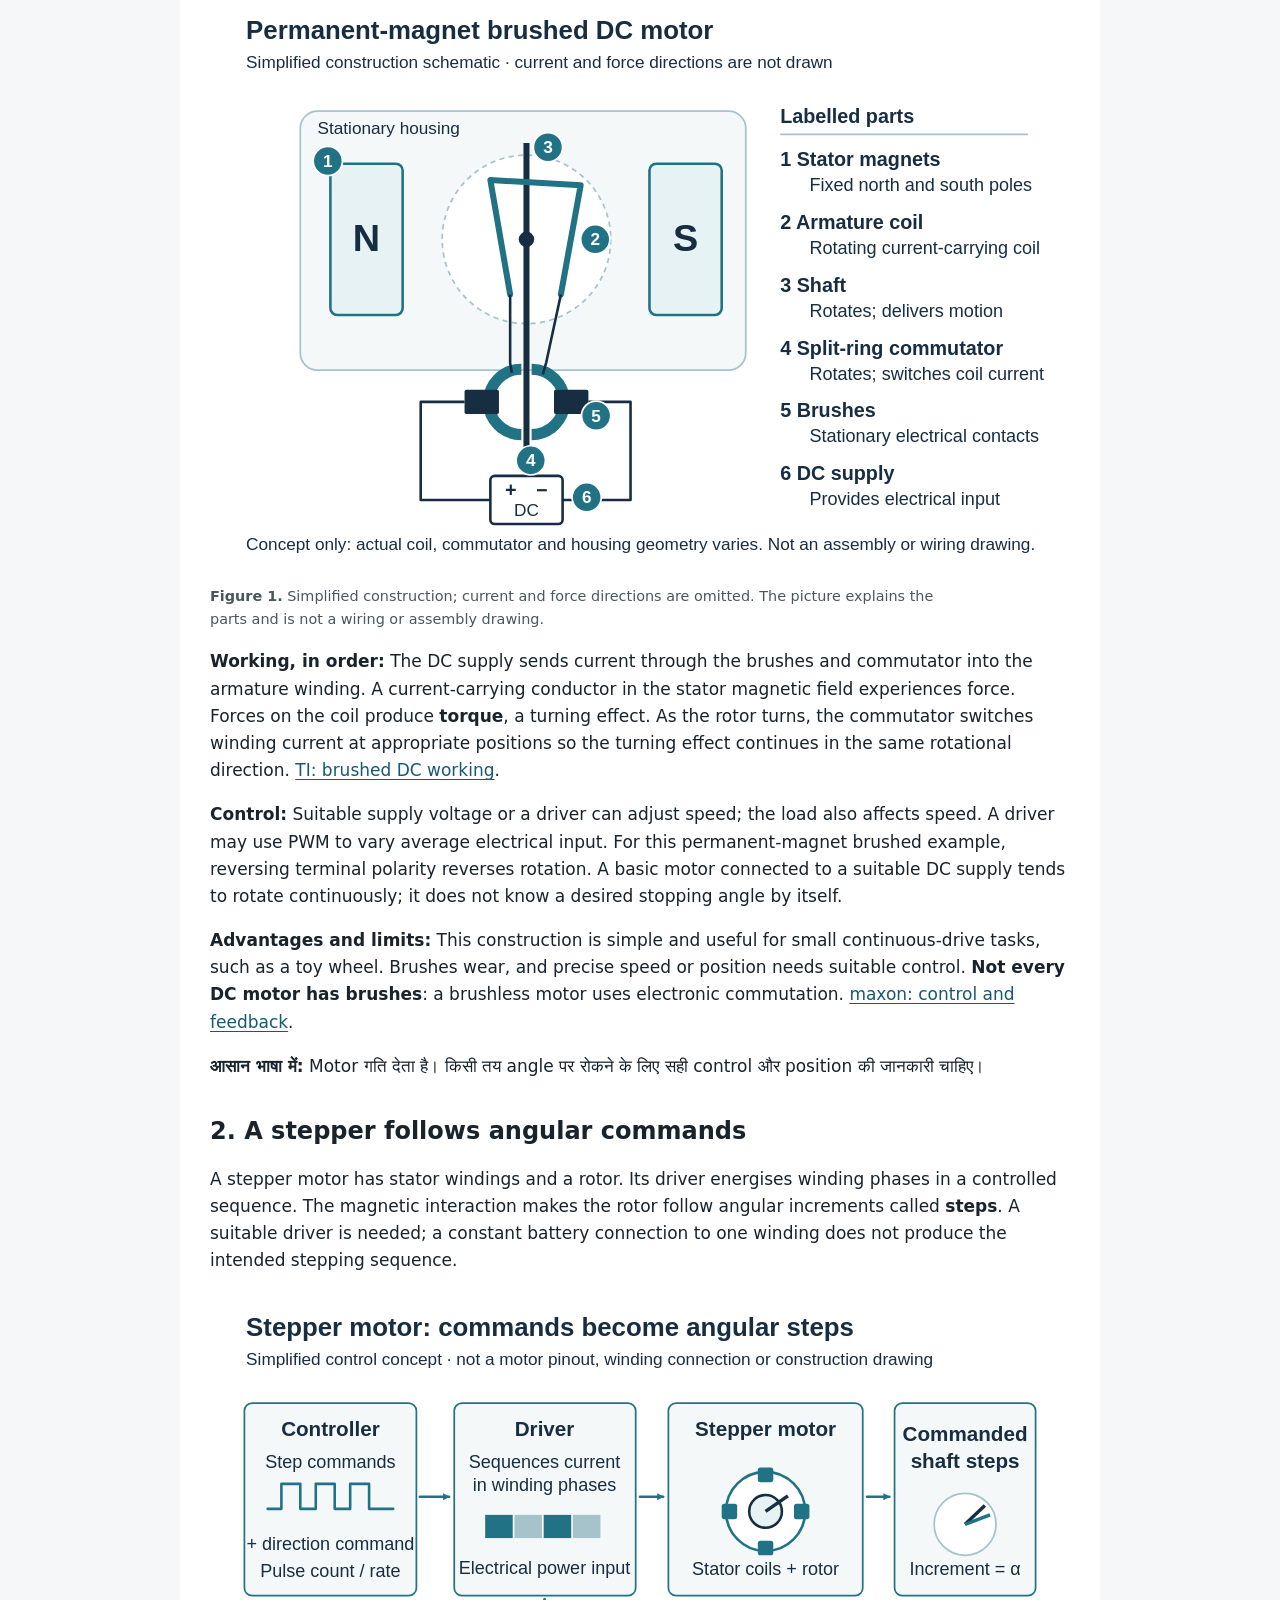
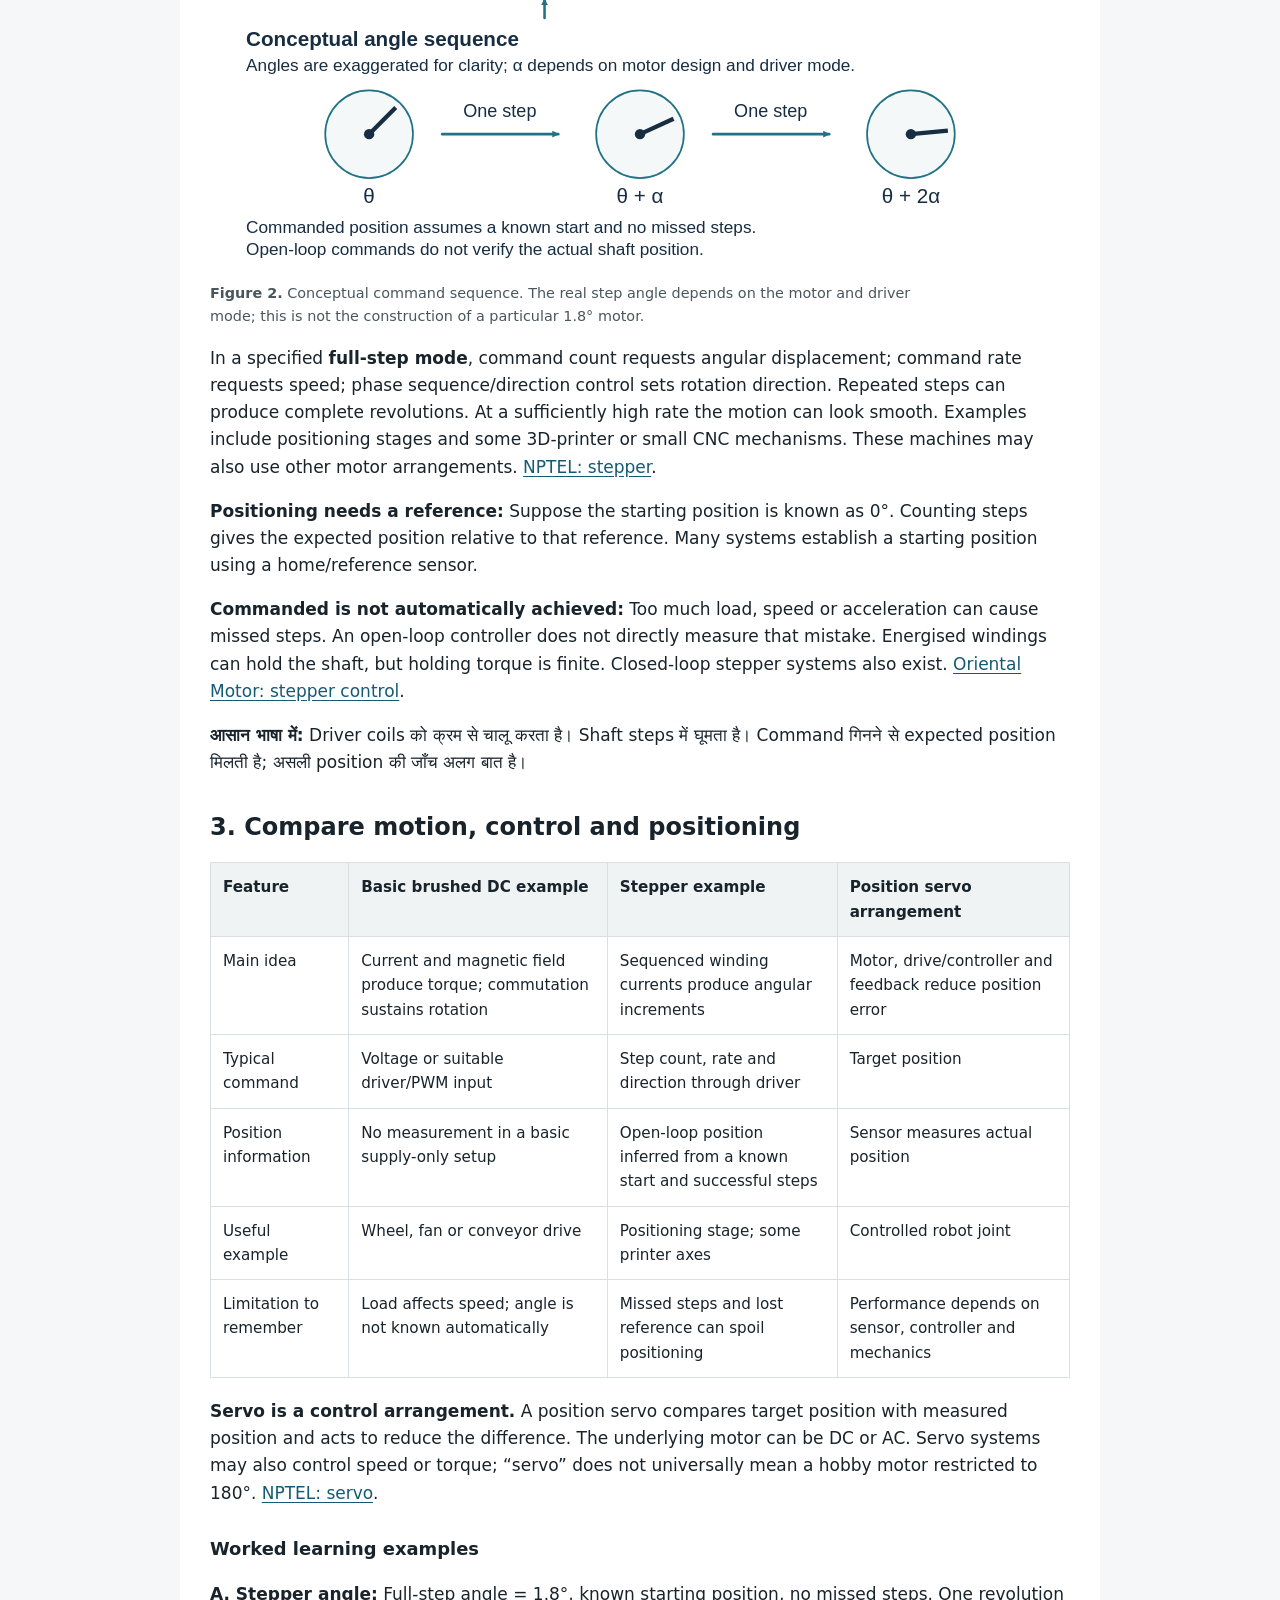
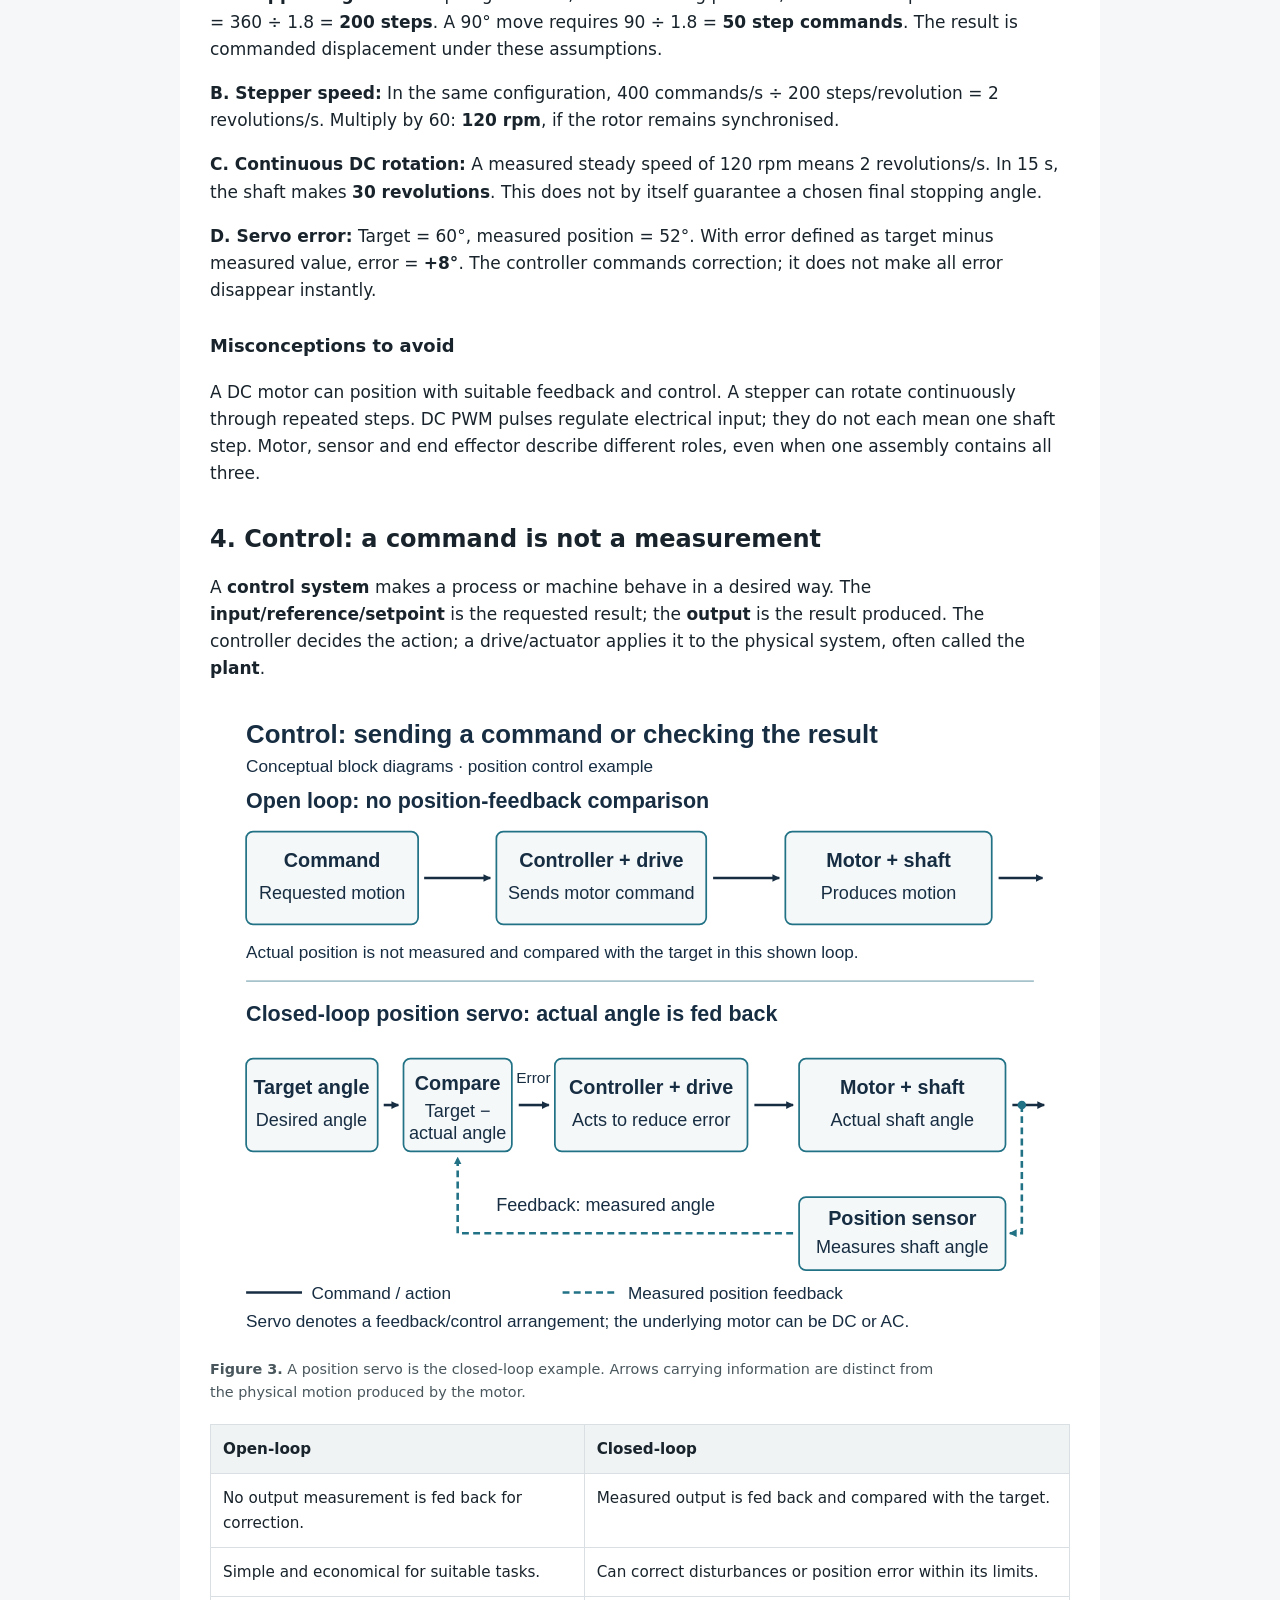
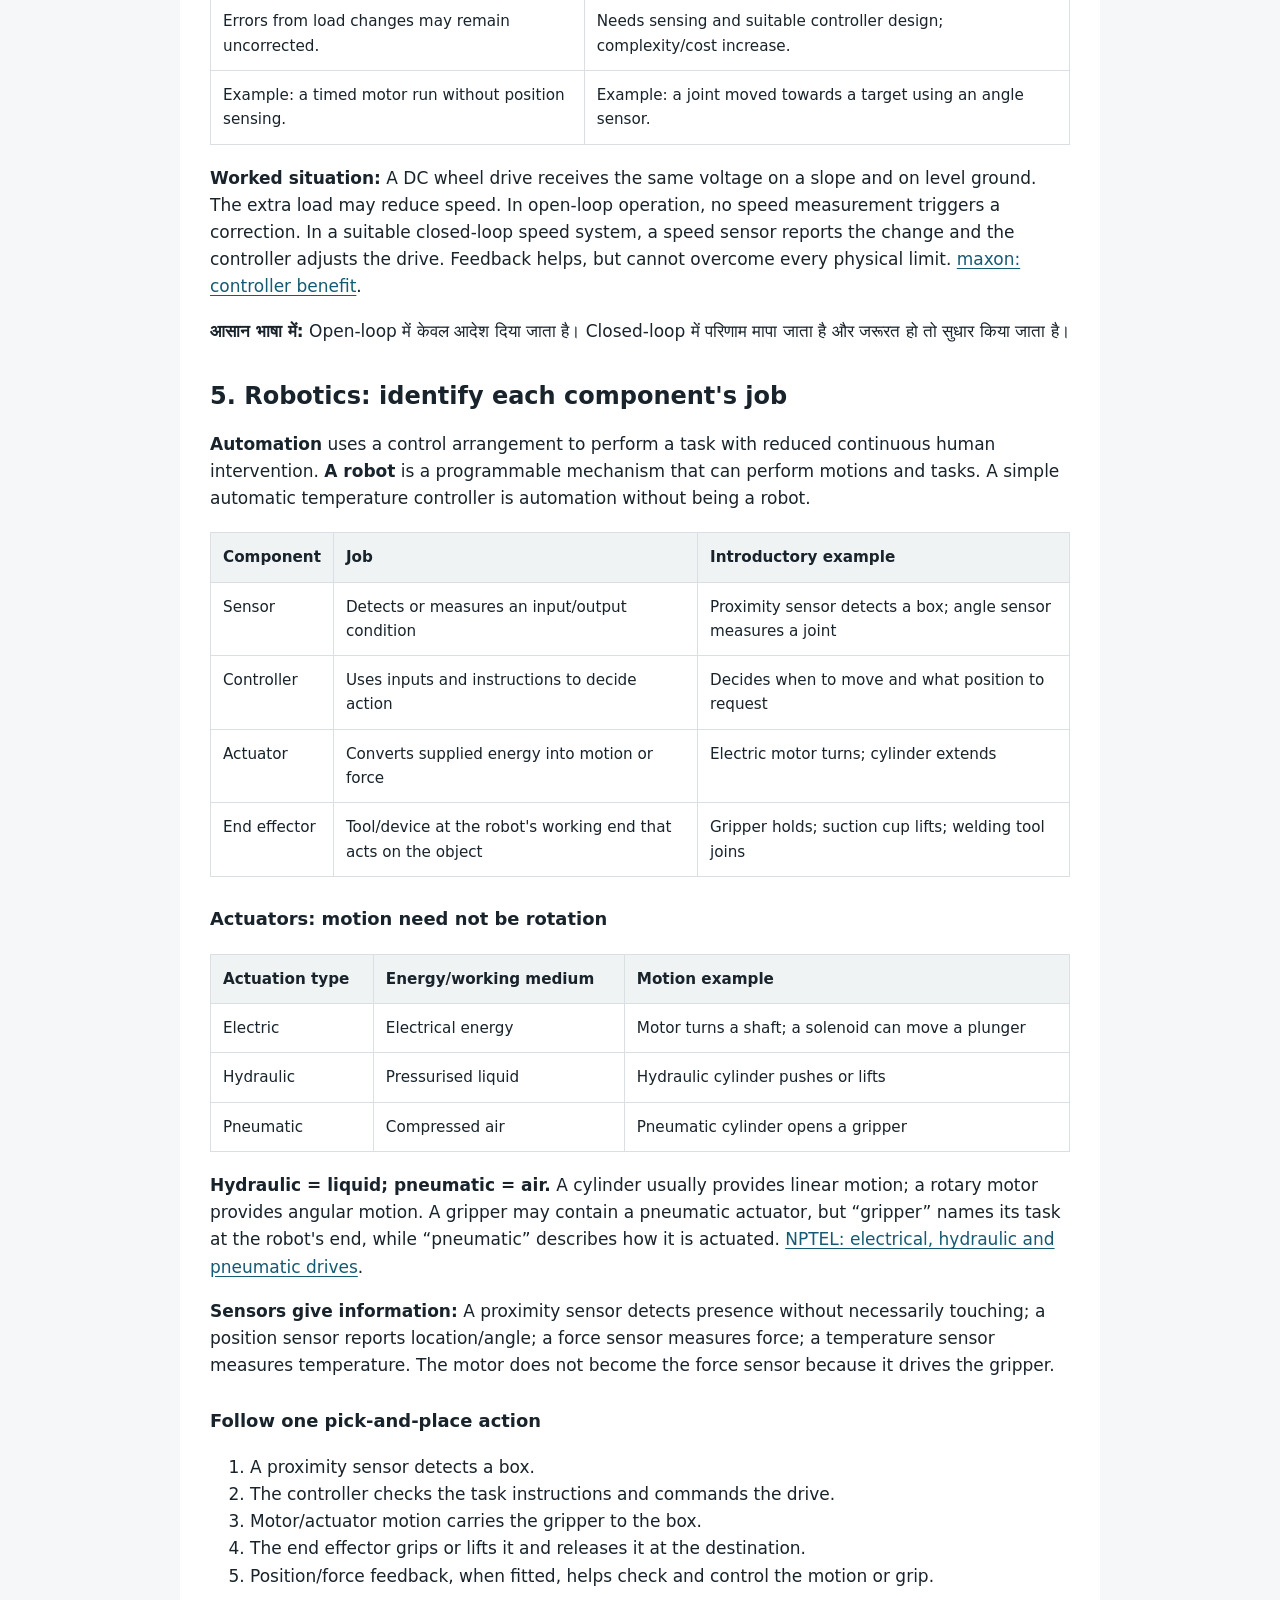
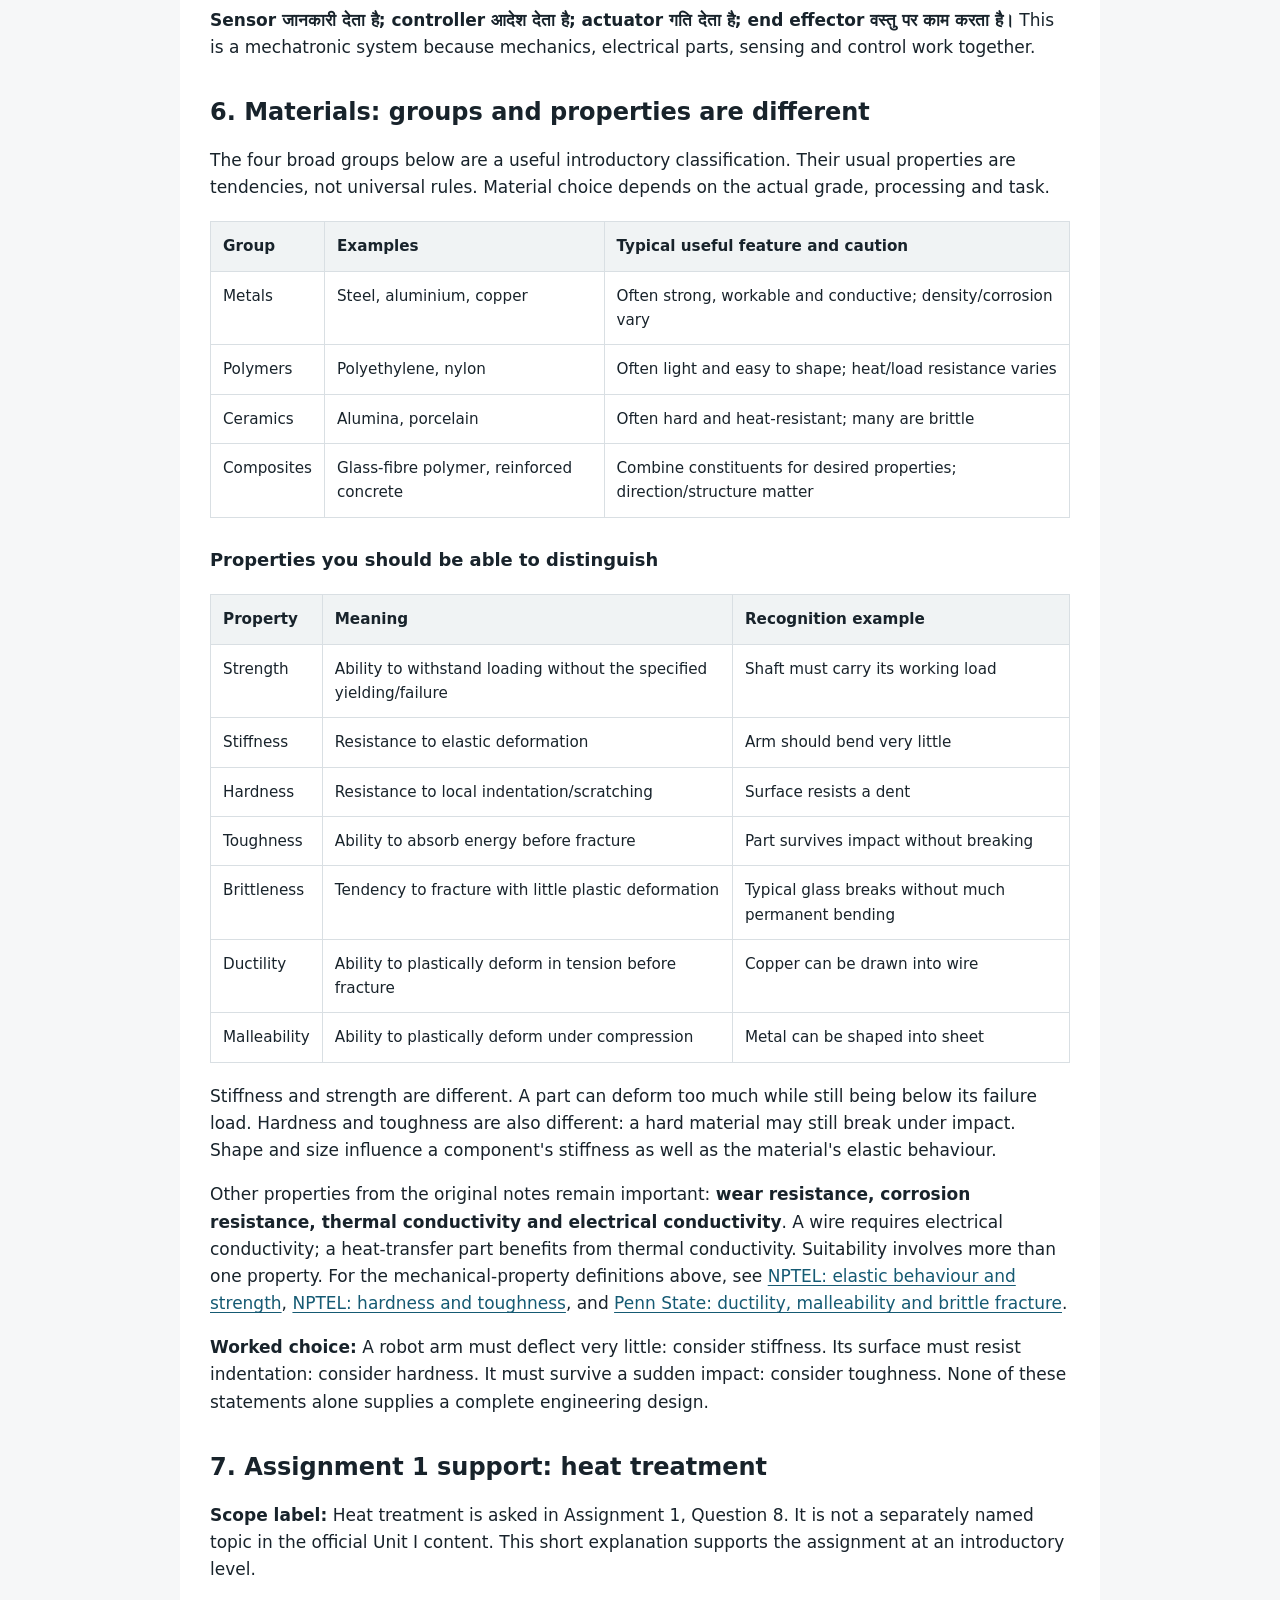
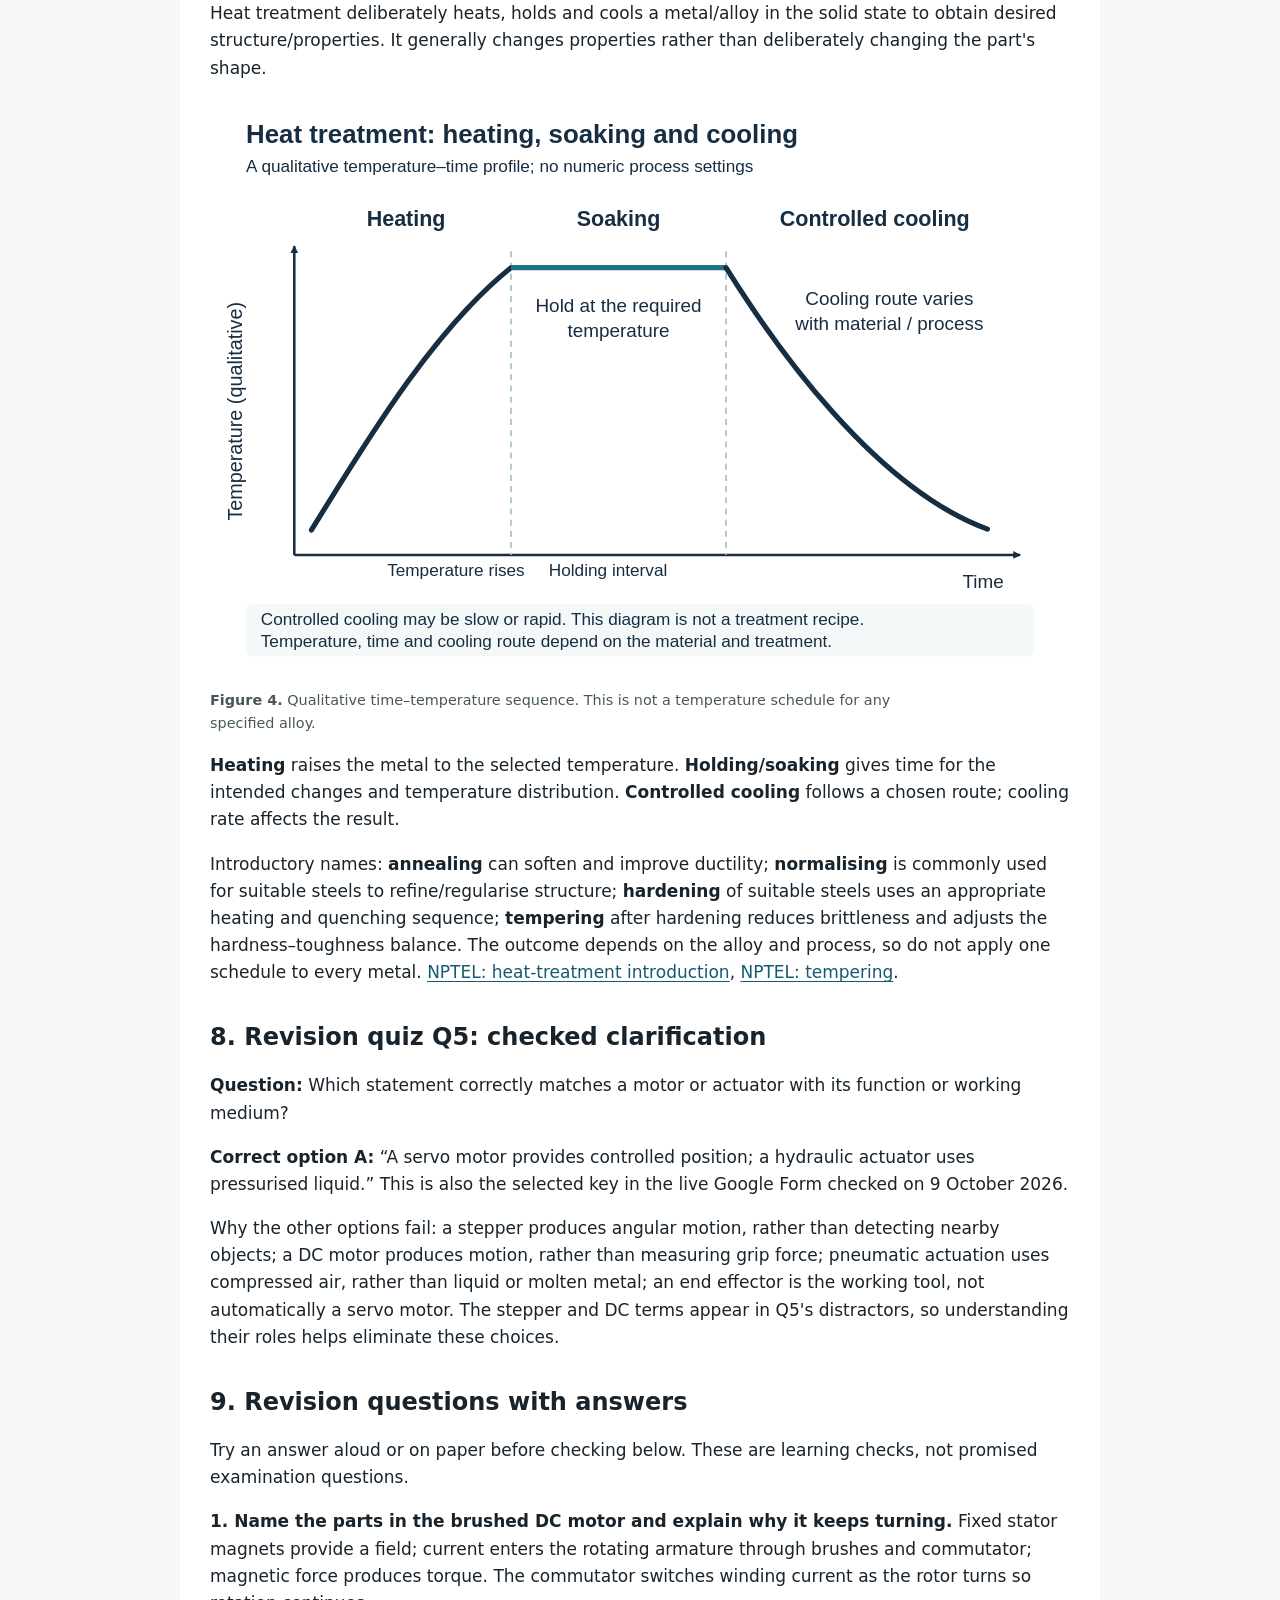
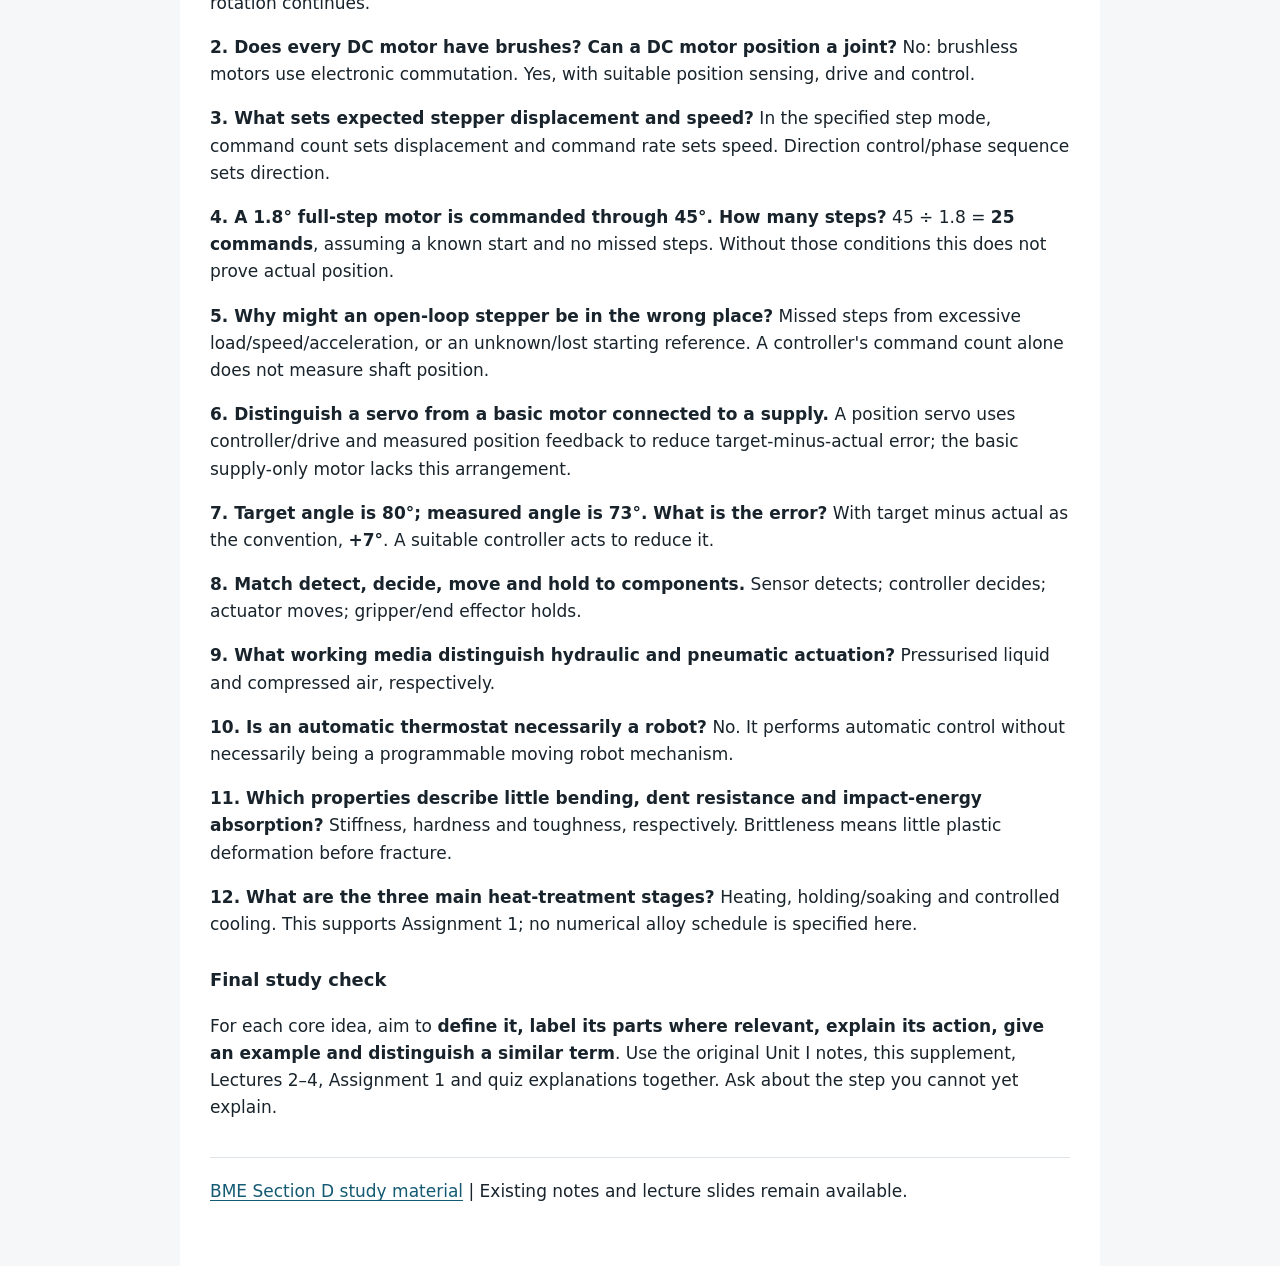
<file: notes/unit-i-supplement.html>
<!doctype html><html lang="en"><head><meta charset="utf-8"><meta name="viewport" content="width=device-width, initial-scale=1"><title>Unit I supplementary study notes | BME Section D</title><style>
    :root{color-scheme:light}*{box-sizing:border-box}body{margin:0;background:#f6f7f8;color:#18232b;font:17px/1.6 system-ui,-apple-system,"Noto Sans Devanagari",sans-serif}main{max-width:920px;margin:auto;padding:28px 30px 60px;background:white}nav{display:flex;flex-wrap:wrap;gap:16px;padding-bottom:22px;border-bottom:1px solid #dde3e6}a{color:#155a73;text-underline-offset:3px}h1{font-size:2rem;line-height:1.15;margin-top:30px}h2{font-size:1.5rem;margin-top:36px;line-height:1.25}h3{font-size:1.12rem;margin-top:28px}p,li{max-width:80ch}figure{margin:24px 0}svg{display:block;width:100%;height:auto}.caption{font-size:.9rem;color:#49575d}.table-wrap{overflow-x:auto;margin:20px 0}table{border-collapse:collapse;width:100%;font-size:.95rem}th,td{text-align:left;vertical-align:top;border:1px solid #d9dfe3;padding:12px}th{background:#f0f3f4}.updated{font-size:.88rem;color:#49575d}footer{margin-top:36px;border-top:1px solid #dde3e6;padding-top:20px}@media(max-width:600px){main{padding:20px 18px}body{font-size:16px}th,td{padding:8px;min-width:125px}}@media print{nav{display:none}main{padding:0}body{font-size:11pt}h2,h3{break-after:avoid}figure,tr{break-inside:avoid}a{color:inherit}}
    </style></head><body><main><nav aria-label="Study navigation"><a href="../#unit-1">Back to BME website</a><a href="https://drive.google.com/file/d/1AGk5MlPvpTtHVpw-apsSa40MnGGhO2nH/view">Open printable PDF</a></nav><p class="updated">Added 9 October 2026 | Supplement to existing resources</p><h1>Unit I supplementary study notes</h1><h2>Motors, control, robotics and materials</h2><p><strong>Basic Mechanical Engineering | PIET | CSE (Regional), Section D</strong></p><p>Prepared after the revision discussion on 9 October 2026. These notes expand the short explanations in the original Unit I handout, especially motors and feedback. Use them with the original notes and class slides.</p><h3>Study these resources together</h3><ol><li><strong>Unit I student notes</strong>: the existing overview of the five fields and material properties.</li><li><strong>This supplement</strong>: motor working, control, component roles and related introductory gaps.</li><li><strong>Lectures 2, 3 and 4</strong>: Five fields of mechanical engineering; Robotics and automation; Engineering materials.</li><li><strong>Assignment 1</strong> and the <strong>Units I–II revision quiz explanations</strong>: practise explaining and distinguishing ideas, rather than memorising only options.</li></ol><p>The official Unit I syllabus requires an introduction to the five mechanical-engineering fields, control systems, motors, actuators, sensors, end effectors, engineering materials and their properties. <strong>DC, stepper and servo are teaching examples under “motors”; their individual names are not separately listed in the syllabus.</strong> The worked arithmetic is for understanding. Heat treatment in Section 7 is explicitly <strong>Assignment 1 support</strong>, rather than a separately named Unit I syllabus topic. These resources do not predict the examination paper.</p><h3>The five fields: one useful distinction each</h3><p>Mechanical engineering deals with machines, motion, forces, energy and useful physical systems. A single machine can involve several fields.</p><div class="table-wrap"><table><thead><tr><th scope="col">Field</th><th scope="col">Main introductory question</th><th scope="col">Example</th></tr></thead><tbody><tr><td>Thermal engineering</td><td>How are heat, work and energy used?</td><td>Engine or air conditioner</td></tr><tr><td>Fluid Mechanics</td><td>How do liquids and gases behave at rest or in motion?</td><td>Water flow through a pipe</td></tr><tr><td>Strength of Materials</td><td>How does a loaded part deform or fail?</td><td>Checking shaft bending</td></tr><tr><td>Machine Design</td><td>What shape, size, material and arrangement should a part have?</td><td>Choosing a gear and shaft</td></tr><tr><td>Mechatronics</td><td>How do mechanics, electronics, sensing and control work together?</td><td>Automatic pick-and-place system</td></tr></tbody></table></div><h2>1. A motor creates motion</h2><p>An electric motor converts electrical energy into mechanical motion. In a rotary motor, the <strong>stator</strong> stays still, the <strong>rotor</strong> turns, and the <strong>shaft</strong> delivers rotation to a wheel, joint or other mechanism. A motor is an <strong>actuator</strong>. It is not the sensor that measures force or detects an object.</p><h3>Simple permanent-magnet brushed DC motor</h3><figure><svg role="img" aria-label="Labelled permanent-magnet brushed DC motor: fixed N and S magnets, rotating armature coil and shaft, split-ring commutator, stationary brushes and DC source." id="diagram-dc_motor" xmlns="http://www.w3.org/2000/svg" width="1000" height="650" viewBox="0 0 1000 650" role="img" aria-labelledby="diagram-dc_motor-title diagram-dc_motor-desc">
  <title id="diagram-dc_motor-title">Conceptual permanent-magnet brushed DC motor</title>
  <desc id="diagram-dc_motor-desc">A simplified motor construction schematic labels the fixed north and south stator magnets, rotating armature coil and shaft, rotating split-ring commutator, stationary brushes and DC electrical supply. Current and force directions are intentionally omitted. The diagram is conceptual and is not a wiring or assembly drawing.</desc>
  <defs>
    <style>#diagram-dc_motor text{font-family:Arial,Helvetica,sans-serif;fill:#172D42}#diagram-dc_motor .title{font-size:30px;font-weight:700}#diagram-dc_motor .small{font-size:20px}#diagram-dc_motor .label{font-size:23px;font-weight:700}#diagram-dc_motor .detail{font-size:21px}#diagram-dc_motor .number{font-size:20px;font-weight:700;fill:white;text-anchor:middle}#diagram-dc_motor .wire{fill:none;stroke:#172D42;stroke-width:3;stroke-linejoin:round}#diagram-dc_motor .marker{fill:#227286;stroke:white;stroke-width:2}
    </style>
  </defs>
  <rect width="1000" height="650" fill="white"/>
  <text x="42" y="43" class="title">Permanent-magnet brushed DC motor</text>
  <text x="42" y="77" class="small">Simplified construction schematic · current and force directions are not drawn</text>

  <rect x="105" y="127" width="518" height="301" rx="20" fill="#F4F8F9" stroke="#A6C2CB" stroke-width="2"/>
  <text x="125" y="153" class="small">Stationary housing</text>
  <rect x="140" y="188" width="84" height="176" rx="8" fill="#E6F2F4" stroke="#227286" stroke-width="3"/>
  <rect x="511" y="188" width="84" height="176" rx="8" fill="#E6F2F4" stroke="#227286" stroke-width="3"/>
  <text x="182" y="289" text-anchor="middle" font-size="44" font-weight="700">N</text>
  <text x="553" y="289" text-anchor="middle" font-size="44" font-weight="700">S</text>
  <circle cx="368" cy="276" r="98" fill="white" stroke="#A6C2CB" stroke-width="2" stroke-dasharray="6 5"/>

  <!-- The shaft is a mechanical line; it is not an electrical conductor in this schematic. -->
  <line x1="368" y1="164" x2="368" y2="518" stroke="#172D42" stroke-width="7"/>
  <path d="M349 340 L326 207 L431 213 L408 340" fill="none" stroke="#227286" stroke-width="7" stroke-linecap="round" stroke-linejoin="round"/>
  <circle cx="368" cy="276" r="9" fill="#172D42"/>

  <!-- Two insulated commutator segments and two stationary brush contacts. -->
  <path d="M362 427 A38 38 0 0 0 362 503" fill="none" stroke="#227286" stroke-width="13"/>
  <path d="M374 427 A38 38 0 0 1 374 503" fill="none" stroke="#227286" stroke-width="13"/>
  <path d="M349 340 L349 420 L351 431 M408 340 L391 419 L387 433" class="wire"/>
  <rect x="296" y="451" width="40" height="28" rx="2" fill="#172D42"/>
  <rect x="400" y="451" width="40" height="28" rx="2" fill="#172D42"/>
  <path d="M296 465 H245 V579 H326 M440 465 H489 V579 H410" class="wire"/>
  <rect x="326" y="551" width="84" height="56" rx="5" fill="white" stroke="#172D42" stroke-width="3"/>
  <text x="343" y="575" font-size="23" font-weight="700">+</text>
  <text x="379" y="575" font-size="23" font-weight="700">−</text>
  <text x="368" y="598" text-anchor="middle" font-size="20">DC</text>

  <!-- Numbered keys avoid crossing leader lines over the construction. -->
  <circle cx="137" cy="185" r="17" class="marker"/><text x="137" y="192" class="number">1</text>
  <circle cx="448" cy="276" r="17" class="marker"/><text x="448" y="283" class="number">2</text>
  <circle cx="393" cy="169" r="17" class="marker"/><text x="393" y="176" class="number">3</text>
  <circle cx="373" cy="533" r="17" class="marker"/><text x="373" y="540" class="number">4</text>
  <circle cx="449" cy="481" r="17" class="marker"/><text x="449" y="488" class="number">5</text>
  <circle cx="438" cy="576" r="17" class="marker"/><text x="438" y="583" class="number">6</text>

  <text x="663" y="141" class="label">Labelled parts</text>
  <line x1="663" y1="154" x2="951" y2="154" stroke="#A6C2CB" stroke-width="2"/>
  <text x="663" y="191" class="label">1  Stator magnets</text>
  <text x="697" y="220" class="detail">Fixed north and south poles</text>
  <text x="663" y="264" class="label">2  Armature coil</text>
  <text x="697" y="293" class="detail">Rotating current-carrying coil</text>
  <text x="663" y="337" class="label">3  Shaft</text>
  <text x="697" y="366" class="detail">Rotates; delivers motion</text>
  <text x="663" y="410" class="label">4  Split-ring commutator</text>
  <text x="697" y="439" class="detail">Rotates; switches coil current</text>
  <text x="663" y="483" class="label">5  Brushes</text>
  <text x="697" y="512" class="detail">Stationary electrical contacts</text>
  <text x="663" y="556" class="label">6  DC supply</text>
  <text x="697" y="585" class="detail">Provides electrical input</text>
  <text x="42" y="637" class="small">Concept only: actual coil, commutator and housing geometry varies. Not an assembly or wiring drawing.</text>
</svg>
</figure><p class="caption"><strong>Figure 1.</strong> Simplified construction; current and force directions are omitted. The picture explains the parts and is not a wiring or assembly drawing.</p><p><strong>Working, in order:</strong> The DC supply sends current through the brushes and commutator into the armature winding. A current-carrying conductor in the stator magnetic field experiences force. Forces on the coil produce <strong>torque</strong>, a turning effect. As the rotor turns, the commutator switches winding current at appropriate positions so the turning effect continues in the same rotational direction. <a href="https://www.ti.com/video/6102690810001">TI: brushed DC working</a>.</p><p><strong>Control:</strong> Suitable supply voltage or a driver can adjust speed; the load also affects speed. A driver may use PWM to vary average electrical input. For this permanent-magnet brushed example, reversing terminal polarity reverses rotation. A basic motor connected to a suitable DC supply tends to rotate continuously; it does not know a desired stopping angle by itself.</p><p><strong>Advantages and limits:</strong> This construction is simple and useful for small continuous-drive tasks, such as a toy wheel. Brushes wear, and precise speed or position needs suitable control. <strong>Not every DC motor has brushes</strong>: a brushless motor uses electronic commutation. <a href="https://support.maxongroup.com/hc/en-us/articles/360019707620-Why-can-the-usage-of-a-motor-controller-be-an-advantage-even-for-a-DC-motor">maxon: control and feedback</a>.</p><p><strong>आसान भाषा में:</strong> Motor गति देता है। किसी तय angle पर रोकने के लिए सही control और position की जानकारी चाहिए।</p><h2>2. A stepper follows angular commands</h2><p>A stepper motor has stator windings and a rotor. Its driver energises winding phases in a controlled sequence. The magnetic interaction makes the rotor follow angular increments called <strong>steps</strong>. A suitable driver is needed; a constant battery connection to one winding does not produce the intended stepping sequence.</p><figure><svg role="img" aria-label="Stepper control: controller step and direction commands go to a driver, the driver sequences winding currents, and the motor shaft moves through expected angles theta, theta plus alpha and theta plus two alpha." id="diagram-stepper_control" xmlns="http://www.w3.org/2000/svg" width="1000" height="650" viewBox="0 0 1000 650" role="img" aria-labelledby="diagram-stepper_control-title diagram-stepper_control-desc">
  <title id="diagram-stepper_control-title">Stepper motor command, drive and conceptual angle sequence</title>
  <desc id="diagram-stepper_control-desc">A controller sends step and direction commands to a driver. The driver sequences phase currents in stator windings; the rotor and shaft move in commanded angular steps. A separate illustrative sequence shows positions theta, theta plus alpha and theta plus twice alpha. The real step angle depends on motor design and driver mode. Open-loop commands assume a known starting reference and no missed steps; they do not verify actual position.</desc>
  <defs>
    <style>#diagram-stepper_control text{font-family:Arial,Helvetica,sans-serif;fill:#172D42}#diagram-stepper_control .title{font-size:30px;font-weight:700}#diagram-stepper_control .small{font-size:20px}#diagram-stepper_control .boxlabel{font-size:24px;font-weight:700;text-anchor:middle}#diagram-stepper_control .body{font-size:21px;text-anchor:middle}#diagram-stepper_control .box{fill:#F4F8F9;stroke:#227286;stroke-width:2}#diagram-stepper_control .line{fill:none;stroke:#227286;stroke-width:3;stroke-linecap:round;stroke-linejoin:round}
    </style>
    <marker id="diagram-stepper_control-flow" markerWidth="8" markerHeight="8" refX="7" refY="4" orient="auto" markerUnits="userSpaceOnUse"><path d="M0 0 L8 4 L0 8 Z" fill="#227286"/></marker>
  </defs>
  <rect width="1000" height="650" fill="white"/>
  <text x="42" y="43" class="title">Stepper motor: commands become angular steps</text>
  <text x="42" y="77" class="small">Simplified control concept · not a motor pinout, winding connection or construction drawing</text>

  <rect x="40" y="121" width="200" height="224" rx="9" class="box"/>
  <text x="140" y="159" class="boxlabel">Controller</text>
  <text x="140" y="196" class="body">Step commands</text>
  <path d="M67 244 H83 V215 H105 V244 H123 V215 H145 V244 H163 V215 H185 V244 H213" class="line"/>
  <text x="140" y="292" class="body">+ direction command</text>
  <text x="140" y="323" class="body">Pulse count / rate</text>

  <path d="M244 230 H278" class="line" marker-end="url(#diagram-stepper_control-flow)"/>
  <rect x="284" y="121" width="211" height="224" rx="9" class="box"/>
  <text x="389" y="159" class="boxlabel">Driver</text>
  <text x="389" y="196" class="body">Sequences current</text>
  <text x="389" y="223" class="body">in winding phases</text>
  <rect x="320" y="251" width="32" height="27" fill="#227286"/>
  <rect x="354" y="251" width="32" height="27" fill="#A6C2CB"/>
  <rect x="388" y="251" width="32" height="27" fill="#227286"/>
  <rect x="422" y="251" width="32" height="27" fill="#A6C2CB"/>
  <text x="389" y="320" class="body">Electrical power input</text>
  <path d="M389 371 V349" class="line" marker-end="url(#diagram-stepper_control-flow)"/>

  <path d="M500 230 H527" class="line" marker-end="url(#diagram-stepper_control-flow)"/>
  <rect x="533" y="121" width="226" height="224" rx="9" class="box"/>
  <text x="646" y="159" class="boxlabel">Stepper motor</text>
  <circle cx="646" cy="247" r="46" fill="white" stroke="#227286" stroke-width="3"/>
  <rect x="637" y="196" width="18" height="17" rx="3" fill="#227286"/>
  <rect x="637" y="281" width="18" height="17" rx="3" fill="#227286"/>
  <rect x="595" y="238" width="18" height="18" rx="3" fill="#227286"/>
  <rect x="679" y="238" width="18" height="18" rx="3" fill="#227286"/>
  <circle cx="646" cy="247" r="19" fill="#E6F2F4" stroke="#172D42" stroke-width="3"/>
  <line x1="646" y1="247" x2="672" y2="229" stroke="#172D42" stroke-width="4"/>
  <text x="646" y="321" class="body">Stator coils + rotor</text>

  <path d="M764 230 H790" class="line" marker-end="url(#diagram-stepper_control-flow)"/>
  <rect x="796" y="121" width="164" height="224" rx="9" class="box"/>
  <text x="878" y="165" class="boxlabel">Commanded</text>
  <text x="878" y="197" class="boxlabel">shaft steps</text>
  <circle cx="878" cy="262" r="36" fill="white" stroke="#A6C2CB" stroke-width="2"/>
  <path d="M878 262 L901 240" stroke="#172D42" stroke-width="4"/>
  <path d="M878 262 L907 251" stroke="#227286" stroke-width="4"/>
  <text x="878" y="321" class="body">Increment = α</text>

  <text x="42" y="404" font-size="24" font-weight="700">Conceptual angle sequence</text>
  <text x="42" y="433" class="small">Angles are exaggerated for clarity; α depends on motor design and driver mode.</text>
  <circle cx="185" cy="506" r="51" fill="#F4F8F9" stroke="#227286" stroke-width="2"/>
  <line x1="185" y1="506" x2="216" y2="475" stroke="#172D42" stroke-width="5"/>
  <circle cx="185" cy="506" r="6" fill="#172D42"/>
  <text x="185" y="586" text-anchor="middle" font-size="24">θ</text>
  <path d="M270 506 H405" class="line" marker-end="url(#diagram-stepper_control-flow)"/>
  <text x="337" y="486" class="body">One step</text>
  <circle cx="500" cy="506" r="51" fill="#F4F8F9" stroke="#227286" stroke-width="2"/>
  <line x1="500" y1="506" x2="539" y2="488" stroke="#172D42" stroke-width="5"/>
  <circle cx="500" cy="506" r="6" fill="#172D42"/>
  <text x="500" y="586" text-anchor="middle" font-size="24">θ + α</text>
  <path d="M585 506 H720" class="line" marker-end="url(#diagram-stepper_control-flow)"/>
  <text x="652" y="486" class="body">One step</text>
  <circle cx="815" cy="506" r="51" fill="#F4F8F9" stroke="#227286" stroke-width="2"/>
  <line x1="815" y1="506" x2="858" y2="502" stroke="#172D42" stroke-width="5"/>
  <circle cx="815" cy="506" r="6" fill="#172D42"/>
  <text x="815" y="586" text-anchor="middle" font-size="24">θ + 2α</text>
  <text x="42" y="621" class="small">Commanded position assumes a known start and no missed steps.</text>
  <text x="42" y="646" class="small">Open-loop commands do not verify the actual shaft position.</text>
</svg>
</figure><p class="caption"><strong>Figure 2.</strong> Conceptual command sequence. The real step angle depends on the motor and driver mode; this is not the construction of a particular 1.8° motor.</p><p>In a specified <strong>full-step mode</strong>, command count requests angular displacement; command rate requests speed; phase sequence/direction control sets rotation direction. Repeated steps can produce complete revolutions. At a sufficiently high rate the motion can look smooth. Examples include positioning stages and some 3D-printer or small CNC mechanisms. These machines may also use other motor arrangements. <a href="https://archive.nptel.ac.in/content/storage2/courses/112103174/module4/lec2/1.html">NPTEL: stepper</a>.</p><p><strong>Positioning needs a reference:</strong> Suppose the starting position is known as 0°. Counting steps gives the expected position relative to that reference. Many systems establish a starting position using a home/reference sensor.</p><p><strong>Commanded is not automatically achieved:</strong> Too much load, speed or acceleration can cause missed steps. An open-loop controller does not directly measure that mistake. Energised windings can hold the shaft, but holding torque is finite. Closed-loop stepper systems also exist. <a href="https://www.orientalmotor.com/stepper-motors/technology/stepper-motor-basics.html">Oriental Motor: stepper control</a>.</p><p><strong>आसान भाषा में:</strong> Driver coils को क्रम से चालू करता है। Shaft steps में घूमता है। Command गिनने से expected position मिलती है; असली position की जाँच अलग बात है।</p><h2>3. Compare motion, control and positioning</h2><div class="table-wrap"><table><thead><tr><th scope="col">Feature</th><th scope="col">Basic brushed DC example</th><th scope="col">Stepper example</th><th scope="col">Position servo arrangement</th></tr></thead><tbody><tr><td>Main idea</td><td>Current and magnetic field produce torque; commutation sustains rotation</td><td>Sequenced winding currents produce angular increments</td><td>Motor, drive/controller and feedback reduce position error</td></tr><tr><td>Typical command</td><td>Voltage or suitable driver/PWM input</td><td>Step count, rate and direction through driver</td><td>Target position</td></tr><tr><td>Position information</td><td>No measurement in a basic supply-only setup</td><td>Open-loop position inferred from a known start and successful steps</td><td>Sensor measures actual position</td></tr><tr><td>Useful example</td><td>Wheel, fan or conveyor drive</td><td>Positioning stage; some printer axes</td><td>Controlled robot joint</td></tr><tr><td>Limitation to remember</td><td>Load affects speed; angle is not known automatically</td><td>Missed steps and lost reference can spoil positioning</td><td>Performance depends on sensor, controller and mechanics</td></tr></tbody></table></div><p><strong>Servo is a control arrangement.</strong> A position servo compares target position with measured position and acts to reduce the difference. The underlying motor can be DC or AC. Servo systems may also control speed or torque; “servo” does not universally mean a hobby motor restricted to 180°. <a href="https://archive.nptel.ac.in/content/storage2/courses/112103174/module4/lec2/2.html">NPTEL: servo</a>.</p><h3>Worked learning examples</h3><p><strong>A. Stepper angle:</strong> Full-step angle = 1.8°, known starting position, no missed steps. One revolution = 360 ÷ 1.8 = <strong>200 steps</strong>. A 90° move requires 90 ÷ 1.8 = <strong>50 step commands</strong>. The result is commanded displacement under these assumptions.</p><p><strong>B. Stepper speed:</strong> In the same configuration, 400 commands/s ÷ 200 steps/revolution = 2 revolutions/s. Multiply by 60: <strong>120 rpm</strong>, if the rotor remains synchronised.</p><p><strong>C. Continuous DC rotation:</strong> A measured steady speed of 120 rpm means 2 revolutions/s. In 15 s, the shaft makes <strong>30 revolutions</strong>. This does not by itself guarantee a chosen final stopping angle.</p><p><strong>D. Servo error:</strong> Target = 60°, measured position = 52°. With error defined as target minus measured value, error = <strong>+8°</strong>. The controller commands correction; it does not make all error disappear instantly.</p><h3>Misconceptions to avoid</h3><p>A DC motor can position with suitable feedback and control. A stepper can rotate continuously through repeated steps. DC PWM pulses regulate electrical input; they do not each mean one shaft step. Motor, sensor and end effector describe different roles, even when one assembly contains all three.</p><h2>4. Control: a command is not a measurement</h2><p>A <strong>control system</strong> makes a process or machine behave in a desired way. The <strong>input/reference/setpoint</strong> is the requested result; the <strong>output</strong> is the result produced. The controller decides the action; a drive/actuator applies it to the physical system, often called the <strong>plant</strong>.</p><figure><svg role="img" aria-label="Open-loop controller drives the motor without output feedback. Closed-loop position control compares target with measured shaft angle and feeds position-sensor information back to the controller." id="diagram-control_loops" xmlns="http://www.w3.org/2000/svg" width="1000" height="730" viewBox="0 0 1000 730" role="img" aria-labelledby="diagram-control_loops-title diagram-control_loops-desc">
  <title id="diagram-control_loops-title">Open-loop command and closed-loop position servo control</title>
  <desc id="diagram-control_loops-desc">The open-loop row sends a target through a controller and drive to a motor and shaft without comparing actual position. In the closed-loop position servo, a position sensor measures shaft angle and sends this actual-angle feedback to the comparator. Target minus measured angle gives the error used by the controller and drive.</desc>
  <defs>
    <style>#diagram-control_loops text{font-family:Arial,Helvetica,sans-serif;fill:#172D42}#diagram-control_loops .title{font-size:30px;font-weight:700}#diagram-control_loops .heading{font-size:25px;font-weight:700}#diagram-control_loops .label{font-size:23px;font-weight:700;text-anchor:middle}#diagram-control_loops .body{font-size:21px;text-anchor:middle}#diagram-control_loops .small{font-size:20px}#diagram-control_loops .box{fill:#F4F8F9;stroke:#227286;stroke-width:2}#diagram-control_loops .command{fill:none;stroke:#172D42;stroke-width:3}#diagram-control_loops .feedback{fill:none;stroke:#227286;stroke-width:3;stroke-dasharray:8 5}</style>
    <marker id="diagram-control_loops-command-arrow" markerWidth="9" markerHeight="9" refX="8" refY="4.5" orient="auto" markerUnits="userSpaceOnUse"><path d="M0 0 L9 4.5 L0 9 Z" fill="#172D42"/></marker>
    <marker id="diagram-control_loops-feedback-arrow" markerWidth="9" markerHeight="9" refX="8" refY="4.5" orient="auto" markerUnits="userSpaceOnUse"><path d="M0 0 L9 4.5 L0 9 Z" fill="#227286"/></marker>
  </defs>
  <rect width="1000" height="730" fill="white"/>
  <text x="42" y="43" class="title">Control: sending a command or checking the result</text>
  <text x="42" y="77" class="small">Conceptual block diagrams · position control example</text>
  <text x="42" y="119" class="heading">Open loop: no position-feedback comparison</text>
  <rect x="42" y="146" width="200" height="108" rx="8" class="box"/>
  <text x="142" y="187" class="label">Command</text><text x="142" y="224" class="body">Requested motion</text>
  <path d="M249 200 H326" class="command" marker-end="url(#diagram-control_loops-command-arrow)"/>
  <rect x="333" y="146" width="244" height="108" rx="8" class="box"/>
  <text x="455" y="187" class="label">Controller + drive</text><text x="455" y="224" class="body">Sends motor command</text>
  <path d="M585 200 H662" class="command" marker-end="url(#diagram-control_loops-command-arrow)"/>
  <rect x="669" y="146" width="240" height="108" rx="8" class="box"/>
  <text x="789" y="187" class="label">Motor + shaft</text><text x="789" y="224" class="body">Produces motion</text>
  <path d="M917 200 H968" class="command" marker-end="url(#diagram-control_loops-command-arrow)"/>
  <text x="42" y="293" class="small">Actual position is not measured and compared with the target in this shown loop.</text>
  <line x1="42" y1="320" x2="958" y2="320" stroke="#A6C2CB" stroke-width="2"/>
  <text x="42" y="366" class="heading">Closed-loop position servo: actual angle is fed back</text>
  <rect x="42" y="410" width="153" height="108" rx="8" class="box"/>
  <text x="118" y="451" class="label">Target angle</text><text x="118" y="488" class="body">Desired angle</text>
  <path d="M202 464 H219" class="command" marker-end="url(#diagram-control_loops-command-arrow)"/>
  <rect x="225" y="410" width="126" height="108" rx="8" class="box"/>
  <text x="288" y="446" class="label">Compare</text><text x="288" y="478" class="body">Target −</text><text x="288" y="503" class="body">actual angle</text>
  <path d="M359 464 H394" class="command" marker-end="url(#diagram-control_loops-command-arrow)"/>
  <text x="376" y="438" text-anchor="middle" font-size="18">Error</text>
  <rect x="401" y="410" width="224" height="108" rx="8" class="box"/>
  <text x="513" y="451" class="label">Controller + drive</text><text x="513" y="488" class="body">Acts to reduce error</text>
  <path d="M633 464 H678" class="command" marker-end="url(#diagram-control_loops-command-arrow)"/>
  <rect x="685" y="410" width="240" height="108" rx="8" class="box"/>
  <text x="805" y="451" class="label">Motor + shaft</text><text x="805" y="488" class="body">Actual shaft angle</text>
  <path d="M933 464 H970" class="command" marker-end="url(#diagram-control_loops-command-arrow)"/>
  <circle cx="944" cy="464" r="5" fill="#227286"/>
  <path d="M944 464 V613 H930" class="feedback" marker-end="url(#diagram-control_loops-feedback-arrow)"/>
  <rect x="685" y="571" width="240" height="85" rx="8" class="box"/>
  <text x="805" y="604" class="label">Position sensor</text><text x="805" y="636" class="body">Measures shaft angle</text>
  <path d="M678 613 H288 V525" class="feedback" marker-end="url(#diagram-control_loops-feedback-arrow)"/>
  <text x="460" y="587" text-anchor="middle" font-size="21" fill="#227286">Feedback: measured angle</text>
  <line x1="42" y1="682" x2="107" y2="682" class="command"/>
  <text x="118" y="689" class="small">Command / action</text>
  <line x1="410" y1="682" x2="475" y2="682" class="feedback"/>
  <text x="486" y="689" class="small">Measured position feedback</text>
  <text x="42" y="722" class="small">Servo denotes a feedback/control arrangement; the underlying motor can be DC or AC.</text>
</svg>
</figure><p class="caption"><strong>Figure 3.</strong> A position servo is the closed-loop example. Arrows carrying information are distinct from the physical motion produced by the motor.</p><div class="table-wrap"><table><thead><tr><th scope="col">Open-loop</th><th scope="col">Closed-loop</th></tr></thead><tbody><tr><td>No output measurement is fed back for correction.</td><td>Measured output is fed back and compared with the target.</td></tr><tr><td>Simple and economical for suitable tasks.</td><td>Can correct disturbances or position error within its limits.</td></tr><tr><td>Errors from load changes may remain uncorrected.</td><td>Needs sensing and suitable controller design; complexity/cost increase.</td></tr><tr><td>Example: a timed motor run without position sensing.</td><td>Example: a joint moved towards a target using an angle sensor.</td></tr></tbody></table></div><p><strong>Worked situation:</strong> A DC wheel drive receives the same voltage on a slope and on level ground. The extra load may reduce speed. In open-loop operation, no speed measurement triggers a correction. In a suitable closed-loop speed system, a speed sensor reports the change and the controller adjusts the drive. Feedback helps, but cannot overcome every physical limit. <a href="https://support.maxongroup.com/hc/en-us/articles/360019707620-Why-can-the-usage-of-a-motor-controller-be-an-advantage-even-for-a-DC-motor">maxon: controller benefit</a>.</p><p><strong>आसान भाषा में:</strong> Open-loop में केवल आदेश दिया जाता है। Closed-loop में परिणाम मापा जाता है और जरूरत हो तो सुधार किया जाता है।</p><h2>5. Robotics: identify each component&#x27;s job</h2><p><strong>Automation</strong> uses a control arrangement to perform a task with reduced continuous human intervention. <strong>A robot</strong> is a programmable mechanism that can perform motions and tasks. A simple automatic temperature controller is automation without being a robot.</p><div class="table-wrap"><table><thead><tr><th scope="col">Component</th><th scope="col">Job</th><th scope="col">Introductory example</th></tr></thead><tbody><tr><td>Sensor</td><td>Detects or measures an input/output condition</td><td>Proximity sensor detects a box; angle sensor measures a joint</td></tr><tr><td>Controller</td><td>Uses inputs and instructions to decide action</td><td>Decides when to move and what position to request</td></tr><tr><td>Actuator</td><td>Converts supplied energy into motion or force</td><td>Electric motor turns; cylinder extends</td></tr><tr><td>End effector</td><td>Tool/device at the robot&#x27;s working end that acts on the object</td><td>Gripper holds; suction cup lifts; welding tool joins</td></tr></tbody></table></div><h3>Actuators: motion need not be rotation</h3><div class="table-wrap"><table><thead><tr><th scope="col">Actuation type</th><th scope="col">Energy/working medium</th><th scope="col">Motion example</th></tr></thead><tbody><tr><td>Electric</td><td>Electrical energy</td><td>Motor turns a shaft; a solenoid can move a plunger</td></tr><tr><td>Hydraulic</td><td>Pressurised liquid</td><td>Hydraulic cylinder pushes or lifts</td></tr><tr><td>Pneumatic</td><td>Compressed air</td><td>Pneumatic cylinder opens a gripper</td></tr></tbody></table></div><p><strong>Hydraulic = liquid; pneumatic = air.</strong> A cylinder usually provides linear motion; a rotary motor provides angular motion. A gripper may contain a pneumatic actuator, but “gripper” names its task at the robot&#x27;s end, while “pneumatic” describes how it is actuated. <a href="https://archive.nptel.ac.in/content/storage2/courses/112103174/module4/lec1/1.html">NPTEL: electrical, hydraulic and pneumatic drives</a>.</p><p><strong>Sensors give information:</strong> A proximity sensor detects presence without necessarily touching; a position sensor reports location/angle; a force sensor measures force; a temperature sensor measures temperature. The motor does not become the force sensor because it drives the gripper.</p><h3>Follow one pick-and-place action</h3><ol><li>A proximity sensor detects a box.</li><li>The controller checks the task instructions and commands the drive.</li><li>Motor/actuator motion carries the gripper to the box.</li><li>The end effector grips or lifts it and releases it at the destination.</li><li>Position/force feedback, when fitted, helps check and control the motion or grip.</li></ol><p><strong>Sensor जानकारी देता है; controller आदेश देता है; actuator गति देता है; end effector वस्तु पर काम करता है।</strong> This is a mechatronic system because mechanics, electrical parts, sensing and control work together.</p><h2>6. Materials: groups and properties are different</h2><p>The four broad groups below are a useful introductory classification. Their usual properties are tendencies, not universal rules. Material choice depends on the actual grade, processing and task.</p><div class="table-wrap"><table><thead><tr><th scope="col">Group</th><th scope="col">Examples</th><th scope="col">Typical useful feature and caution</th></tr></thead><tbody><tr><td>Metals</td><td>Steel, aluminium, copper</td><td>Often strong, workable and conductive; density/corrosion vary</td></tr><tr><td>Polymers</td><td>Polyethylene, nylon</td><td>Often light and easy to shape; heat/load resistance varies</td></tr><tr><td>Ceramics</td><td>Alumina, porcelain</td><td>Often hard and heat-resistant; many are brittle</td></tr><tr><td>Composites</td><td>Glass-fibre polymer, reinforced concrete</td><td>Combine constituents for desired properties; direction/structure matter</td></tr></tbody></table></div><h3>Properties you should be able to distinguish</h3><div class="table-wrap"><table><thead><tr><th scope="col">Property</th><th scope="col">Meaning</th><th scope="col">Recognition example</th></tr></thead><tbody><tr><td>Strength</td><td>Ability to withstand loading without the specified yielding/failure</td><td>Shaft must carry its working load</td></tr><tr><td>Stiffness</td><td>Resistance to elastic deformation</td><td>Arm should bend very little</td></tr><tr><td>Hardness</td><td>Resistance to local indentation/scratching</td><td>Surface resists a dent</td></tr><tr><td>Toughness</td><td>Ability to absorb energy before fracture</td><td>Part survives impact without breaking</td></tr><tr><td>Brittleness</td><td>Tendency to fracture with little plastic deformation</td><td>Typical glass breaks without much permanent bending</td></tr><tr><td>Ductility</td><td>Ability to plastically deform in tension before fracture</td><td>Copper can be drawn into wire</td></tr><tr><td>Malleability</td><td>Ability to plastically deform under compression</td><td>Metal can be shaped into sheet</td></tr></tbody></table></div><p>Stiffness and strength are different. A part can deform too much while still being below its failure load. Hardness and toughness are also different: a hard material may still break under impact. Shape and size influence a component&#x27;s stiffness as well as the material&#x27;s elastic behaviour.</p><p>Other properties from the original notes remain important: <strong>wear resistance, corrosion resistance, thermal conductivity and electrical conductivity</strong>. A wire requires electrical conductivity; a heat-transfer part benefits from thermal conductivity. Suitability involves more than one property. For the mechanical-property definitions above, see <a href="https://archive.nptel.ac.in/content/storage2/courses/112101005/modules/lec2-1/1.5.html">NPTEL: elastic behaviour and strength</a>, <a href="https://archive.nptel.ac.in/content/storage2/courses/112101005/modules/lec2-1/1.6.html">NPTEL: hardness and toughness</a>, and <a href="https://courses.ems.psu.edu/matse81/node/2107">Penn State: ductility, malleability and brittle fracture</a>.</p><p><strong>Worked choice:</strong> A robot arm must deflect very little: consider stiffness. Its surface must resist indentation: consider hardness. It must survive a sudden impact: consider toughness. None of these statements alone supplies a complete engineering design.</p><h2>7. Assignment 1 support: heat treatment</h2><p><strong>Scope label:</strong> Heat treatment is asked in Assignment 1, Question 8. It is not a separately named topic in the official Unit I content. This short explanation supports the assignment at an introductory level.</p><p>Heat treatment deliberately heats, holds and cools a metal/alloy in the solid state to obtain desired structure/properties. It generally changes properties rather than deliberately changing the part&#x27;s shape.</p><figure><svg role="img" aria-label="Qualitative heat-treatment graph: temperature rises during heating, remains approximately steady during holding or soaking, and falls during controlled cooling; axes are temperature and time with no numerical schedule." id="diagram-heat_treatment" xmlns="http://www.w3.org/2000/svg" width="1000" height="650" viewBox="0 0 1000 650" role="img" aria-labelledby="diagram-heat_treatment-title diagram-heat_treatment-desc">
  <title id="diagram-heat_treatment-title">Qualitative heat-treatment temperature–time profile</title>
  <desc id="diagram-heat_treatment-desc">A conceptual graph of temperature against time shows heating, a soaking interval at the required temperature and controlled cooling. No numerical temperatures, times or cooling rates are specified. The cooling route can be slow or rapid depending on material and treatment; this profile is not a treatment recipe.</desc>
  <defs>
    <style>#diagram-heat_treatment text{font-family:Arial,Helvetica,sans-serif;fill:#172D42}#diagram-heat_treatment .title{font-size:30px;font-weight:700}#diagram-heat_treatment .small{font-size:20px}#diagram-heat_treatment .stage{font-size:25px;font-weight:700;text-anchor:middle}#diagram-heat_treatment .body{font-size:22px;text-anchor:middle}#diagram-heat_treatment .axis{fill:none;stroke:#172D42;stroke-width:3}#diagram-heat_treatment .guide{fill:none;stroke:#A6C2CB;stroke-width:2;stroke-dasharray:7 6}</style>
    <marker id="diagram-heat_treatment-axis-arrow" markerWidth="9" markerHeight="9" refX="8" refY="4.5" orient="auto" markerUnits="userSpaceOnUse"><path d="M0 0 L9 4.5 L0 9 Z" fill="#172D42"/></marker>
  </defs>
  <rect width="1000" height="650" fill="white"/>
  <text x="42" y="43" class="title">Heat treatment: heating, soaking and cooling</text>
  <text x="42" y="77" class="small">A qualitative temperature–time profile; no numeric process settings</text>
  <text x="228" y="139" class="stage">Heating</text>
  <text x="475" y="139" class="stage">Soaking</text>
  <text x="773" y="139" class="stage">Controlled cooling</text>
  <path d="M98 522 V163" class="axis" marker-end="url(#diagram-heat_treatment-axis-arrow)"/>
  <path d="M98 522 H942" class="axis" marker-end="url(#diagram-heat_treatment-axis-arrow)"/>
  <text x="37" y="355" text-anchor="middle" font-size="23" transform="rotate(-90 37 355)">Temperature (qualitative)</text>
  <text x="899" y="560" class="body">Time</text>
  <path d="M350 169 V522 M600 169 V522" class="guide"/>
  <path d="M118 493 C174 403 256 263 350 188" fill="none" stroke="#172D42" stroke-width="6" stroke-linecap="round"/>
  <line x1="350" y1="188" x2="600" y2="188" stroke="#227286" stroke-width="6"/>
  <path d="M600 188 C657 279 773 444 904 492" fill="none" stroke="#172D42" stroke-width="6" stroke-linecap="round"/>
  <text x="475" y="240" class="body">Hold at the required</text>
  <text x="475" y="269" class="body">temperature</text>
  <text x="790" y="231" class="body">Cooling route varies</text>
  <text x="790" y="261" class="body">with material / process</text>
  <text x="206" y="547" class="small">Temperature rises</text>
  <text x="394" y="547" class="small">Holding interval</text>
  <rect x="42" y="579" width="916" height="61" rx="7" fill="#F4F8F9"/>
  <text x="59" y="603" class="small">Controlled cooling may be slow or rapid. This diagram is not a treatment recipe.</text>
  <text x="59" y="629" class="small">Temperature, time and cooling route depend on the material and treatment.</text>
</svg>
</figure><p class="caption"><strong>Figure 4.</strong> Qualitative time–temperature sequence. This is not a temperature schedule for any specified alloy.</p><p><strong>Heating</strong> raises the metal to the selected temperature. <strong>Holding/soaking</strong> gives time for the intended changes and temperature distribution. <strong>Controlled cooling</strong> follows a chosen route; cooling rate affects the result.</p><p>Introductory names: <strong>annealing</strong> can soften and improve ductility; <strong>normalising</strong> is commonly used for suitable steels to refine/regularise structure; <strong>hardening</strong> of suitable steels uses an appropriate heating and quenching sequence; <strong>tempering</strong> after hardening reduces brittleness and adjusts the hardness–toughness balance. The outcome depends on the alloy and process, so do not apply one schedule to every metal. <a href="https://archive.nptel.ac.in/content/storage2/courses/112101005/modules/lec4-7/1.2.html">NPTEL: heat-treatment introduction</a>, <a href="https://archive.nptel.ac.in/content/storage2/courses/112101005/modules/lec4-7/1.11.html">NPTEL: tempering</a>.</p><h2>8. Revision quiz Q5: checked clarification</h2><p><strong>Question:</strong> Which statement correctly matches a motor or actuator with its function or working medium?</p><p><strong>Correct option A:</strong> “A servo motor provides controlled position; a hydraulic actuator uses pressurised liquid.” This is also the selected key in the live Google Form checked on 9 October 2026.</p><p>Why the other options fail: a stepper produces angular motion, rather than detecting nearby objects; a DC motor produces motion, rather than measuring grip force; pneumatic actuation uses compressed air, rather than liquid or molten metal; an end effector is the working tool, not automatically a servo motor. The stepper and DC terms appear in Q5&#x27;s distractors, so understanding their roles helps eliminate these choices.</p><h2>9. Revision questions with answers</h2><p>Try an answer aloud or on paper before checking below. These are learning checks, not promised examination questions.</p><p><strong>1. Name the parts in the brushed DC motor and explain why it keeps turning.</strong> Fixed stator magnets provide a field; current enters the rotating armature through brushes and commutator; magnetic force produces torque. The commutator switches winding current as the rotor turns so rotation continues.</p><p><strong>2. Does every DC motor have brushes? Can a DC motor position a joint?</strong> No: brushless motors use electronic commutation. Yes, with suitable position sensing, drive and control.</p><p><strong>3. What sets expected stepper displacement and speed?</strong> In the specified step mode, command count sets displacement and command rate sets speed. Direction control/phase sequence sets direction.</p><p><strong>4. A 1.8° full-step motor is commanded through 45°. How many steps?</strong> 45 ÷ 1.8 = <strong>25 commands</strong>, assuming a known start and no missed steps. Without those conditions this does not prove actual position.</p><p><strong>5. Why might an open-loop stepper be in the wrong place?</strong> Missed steps from excessive load/speed/acceleration, or an unknown/lost starting reference. A controller&#x27;s command count alone does not measure shaft position.</p><p><strong>6. Distinguish a servo from a basic motor connected to a supply.</strong> A position servo uses controller/drive and measured position feedback to reduce target-minus-actual error; the basic supply-only motor lacks this arrangement.</p><p><strong>7. Target angle is 80°; measured angle is 73°. What is the error?</strong> With target minus actual as the convention, <strong>+7°</strong>. A suitable controller acts to reduce it.</p><p><strong>8. Match detect, decide, move and hold to components.</strong> Sensor detects; controller decides; actuator moves; gripper/end effector holds.</p><p><strong>9. What working media distinguish hydraulic and pneumatic actuation?</strong> Pressurised liquid and compressed air, respectively.</p><p><strong>10. Is an automatic thermostat necessarily a robot?</strong> No. It performs automatic control without necessarily being a programmable moving robot mechanism.</p><p><strong>11. Which properties describe little bending, dent resistance and impact-energy absorption?</strong> Stiffness, hardness and toughness, respectively. Brittleness means little plastic deformation before fracture.</p><p><strong>12. What are the three main heat-treatment stages?</strong> Heating, holding/soaking and controlled cooling. This supports Assignment 1; no numerical alloy schedule is specified here.</p><h3>Final study check</h3><p>For each core idea, aim to <strong>define it, label its parts where relevant, explain its action, give an example and distinguish a similar term</strong>. Use the original Unit I notes, this supplement, Lectures 2–4, Assignment 1 and quiz explanations together. Ask about the step you cannot yet explain.</p><footer><a href="../">BME Section D study material</a> | Existing notes and lecture slides remain available.</footer></main></body></html>
</file>
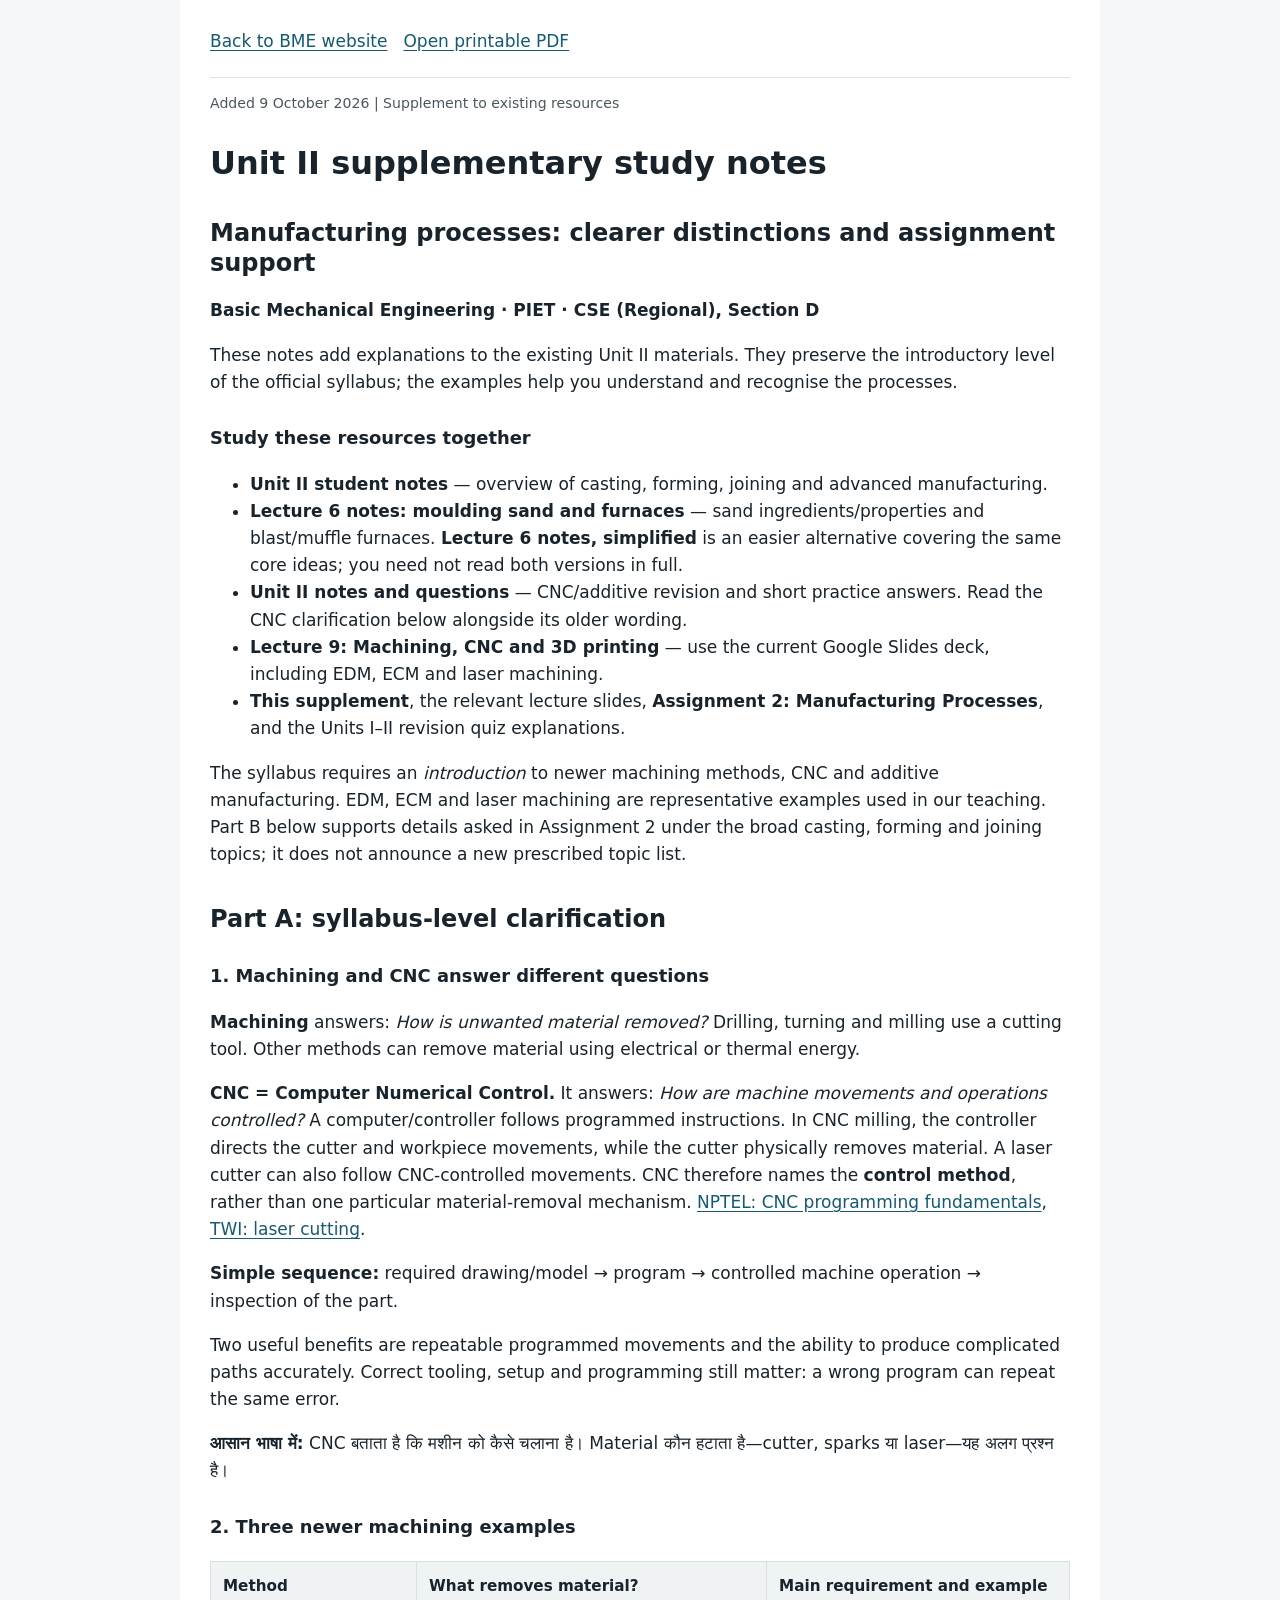
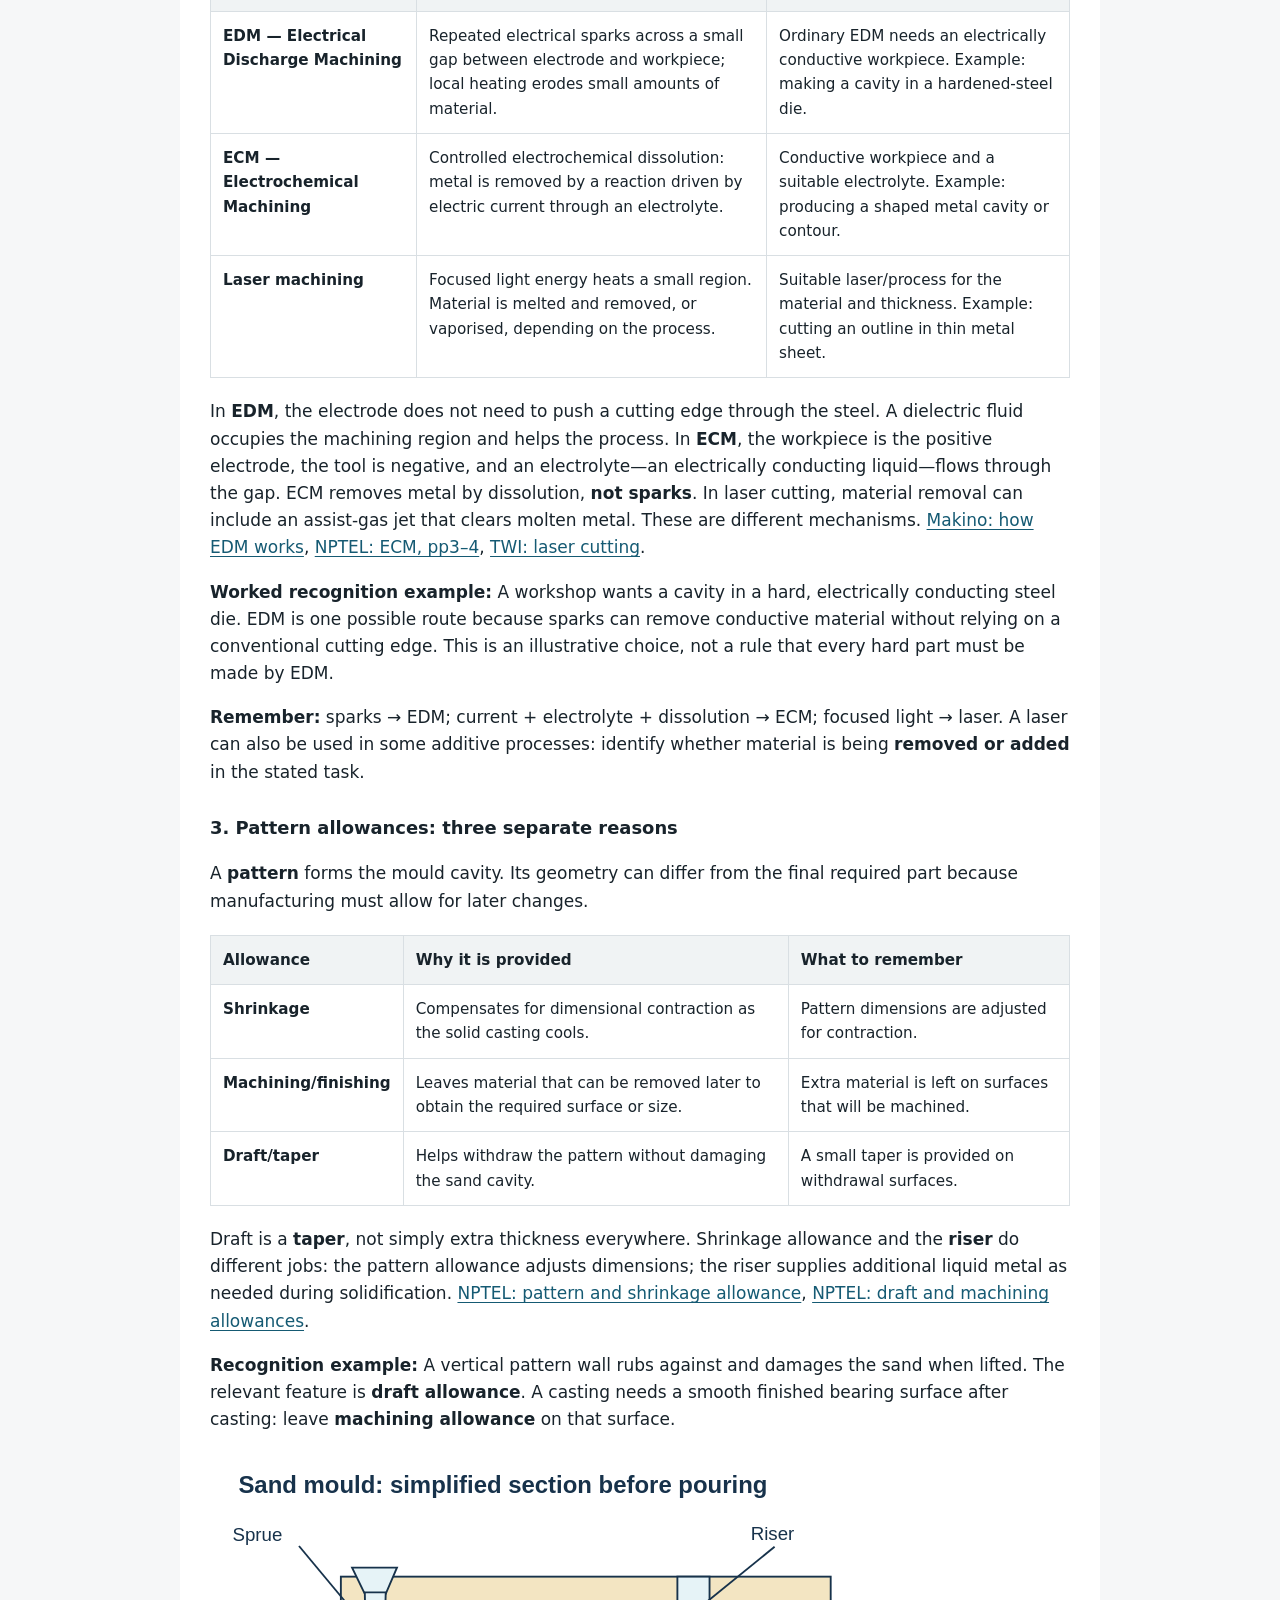
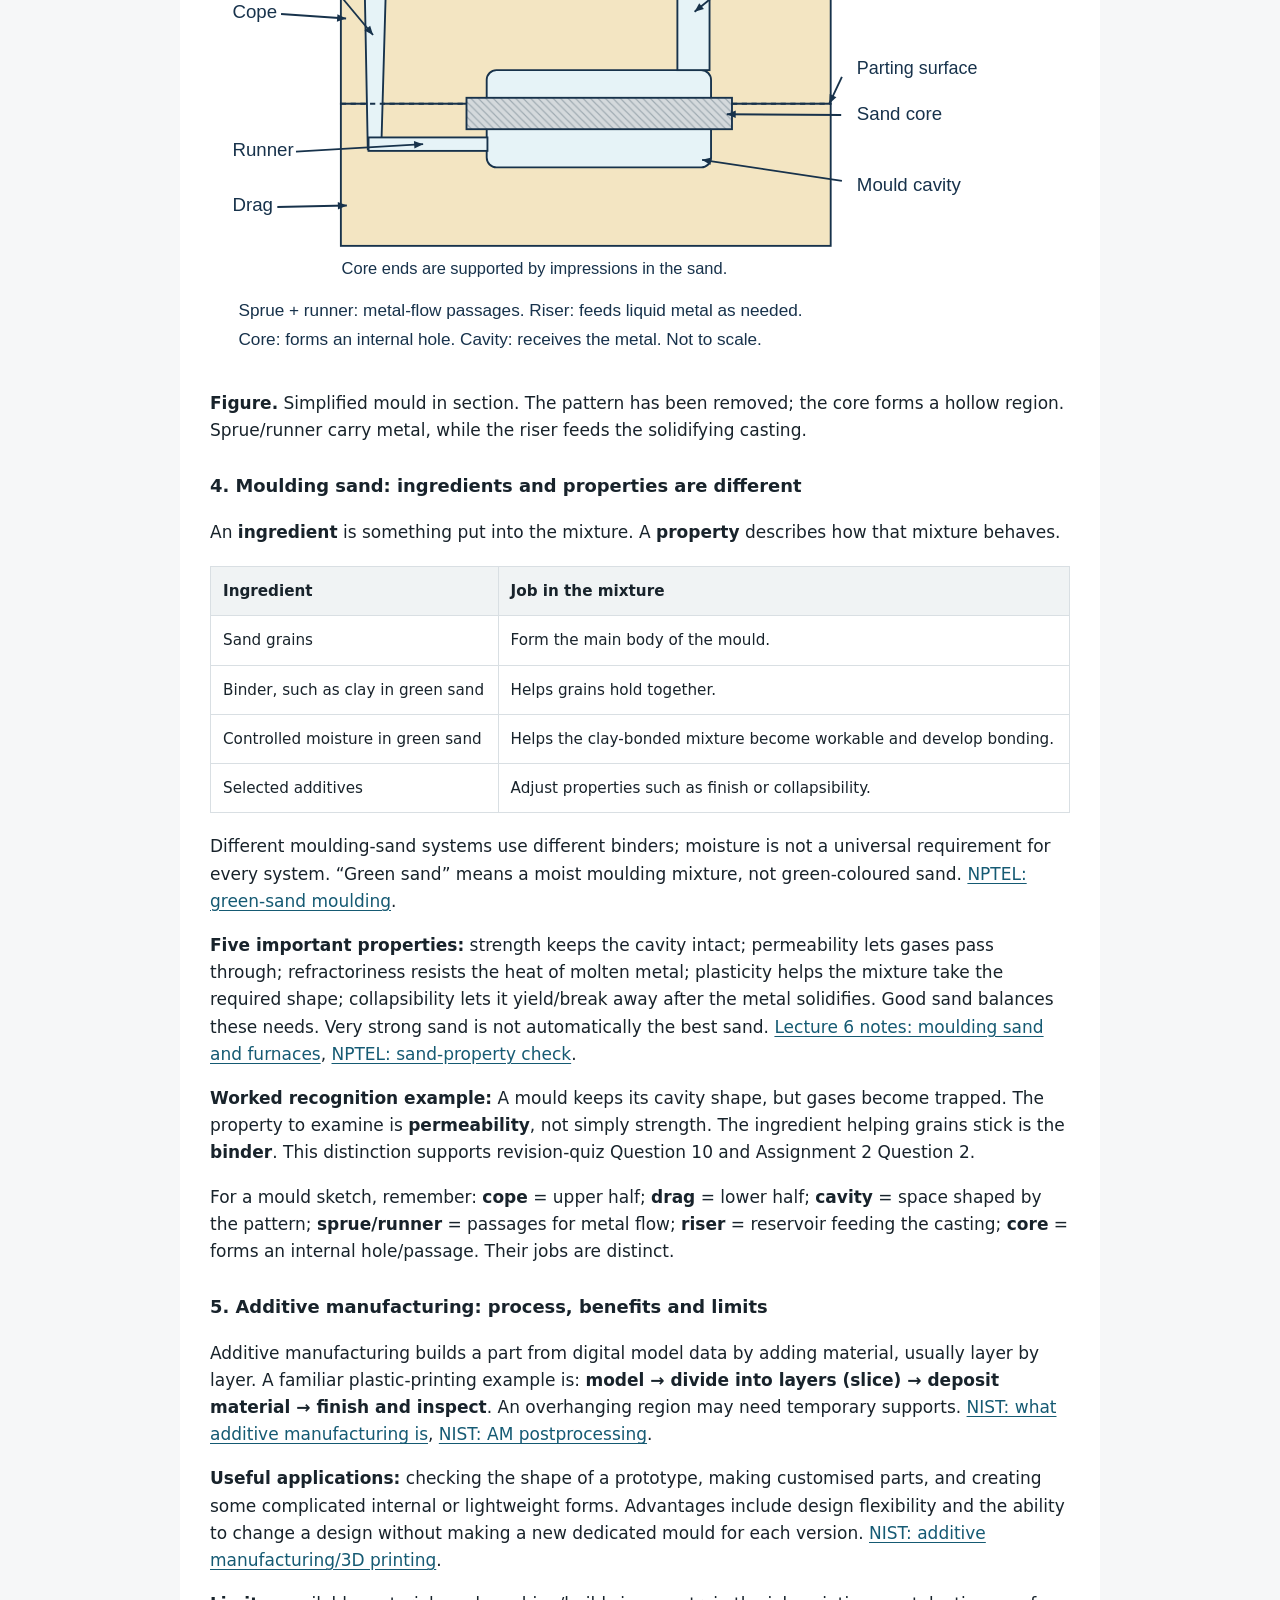
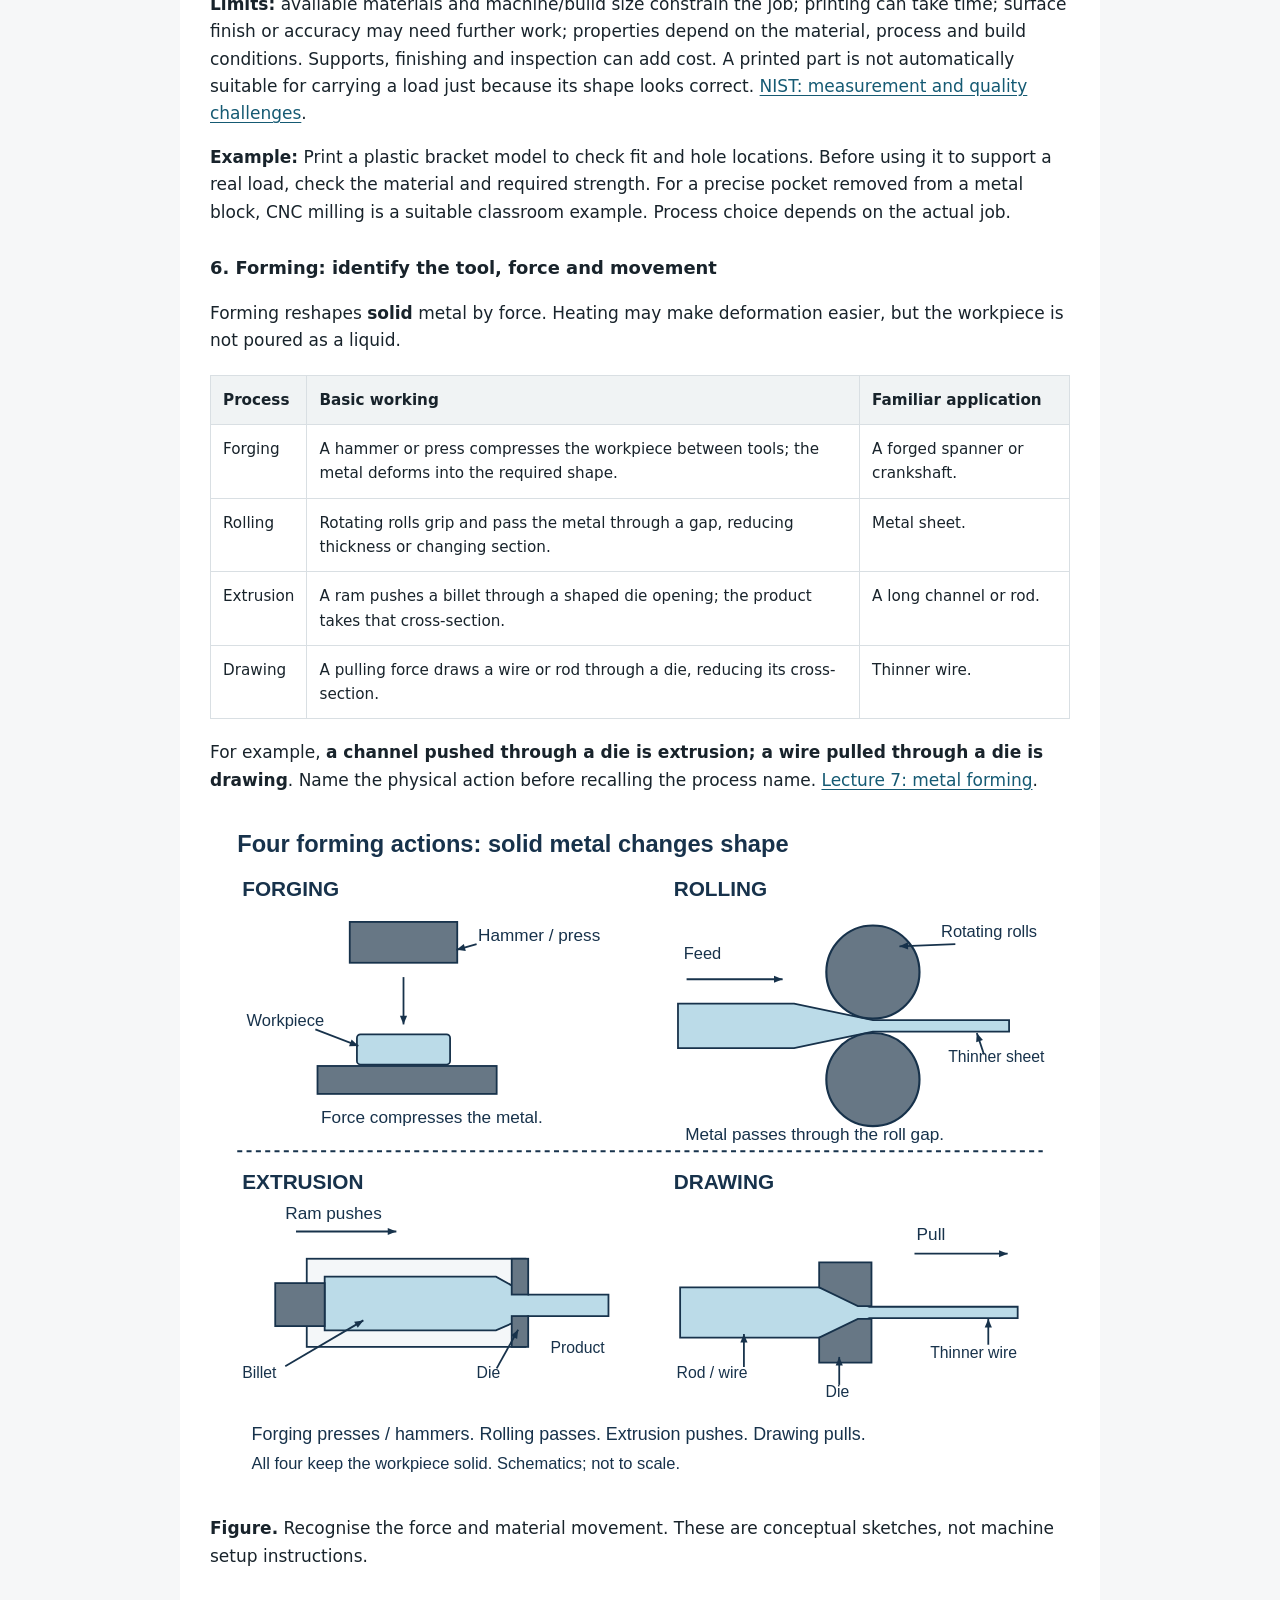
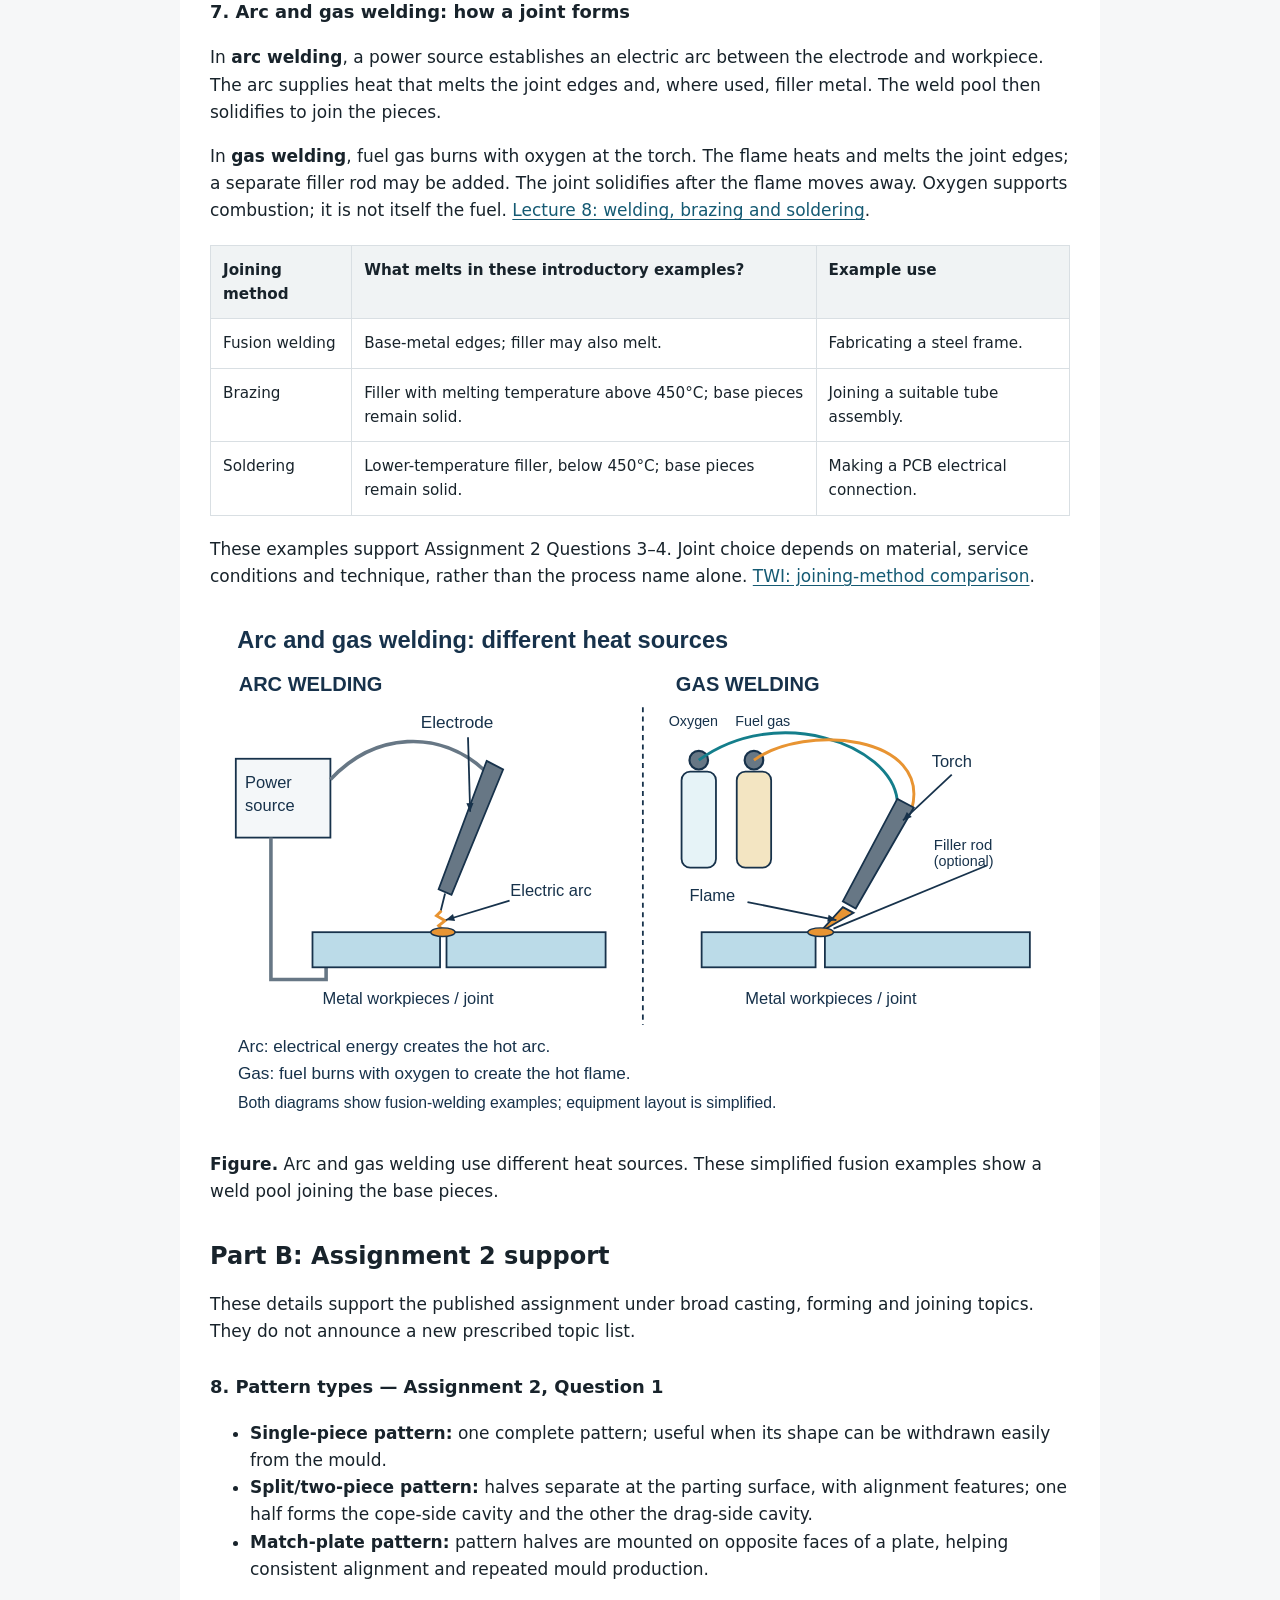
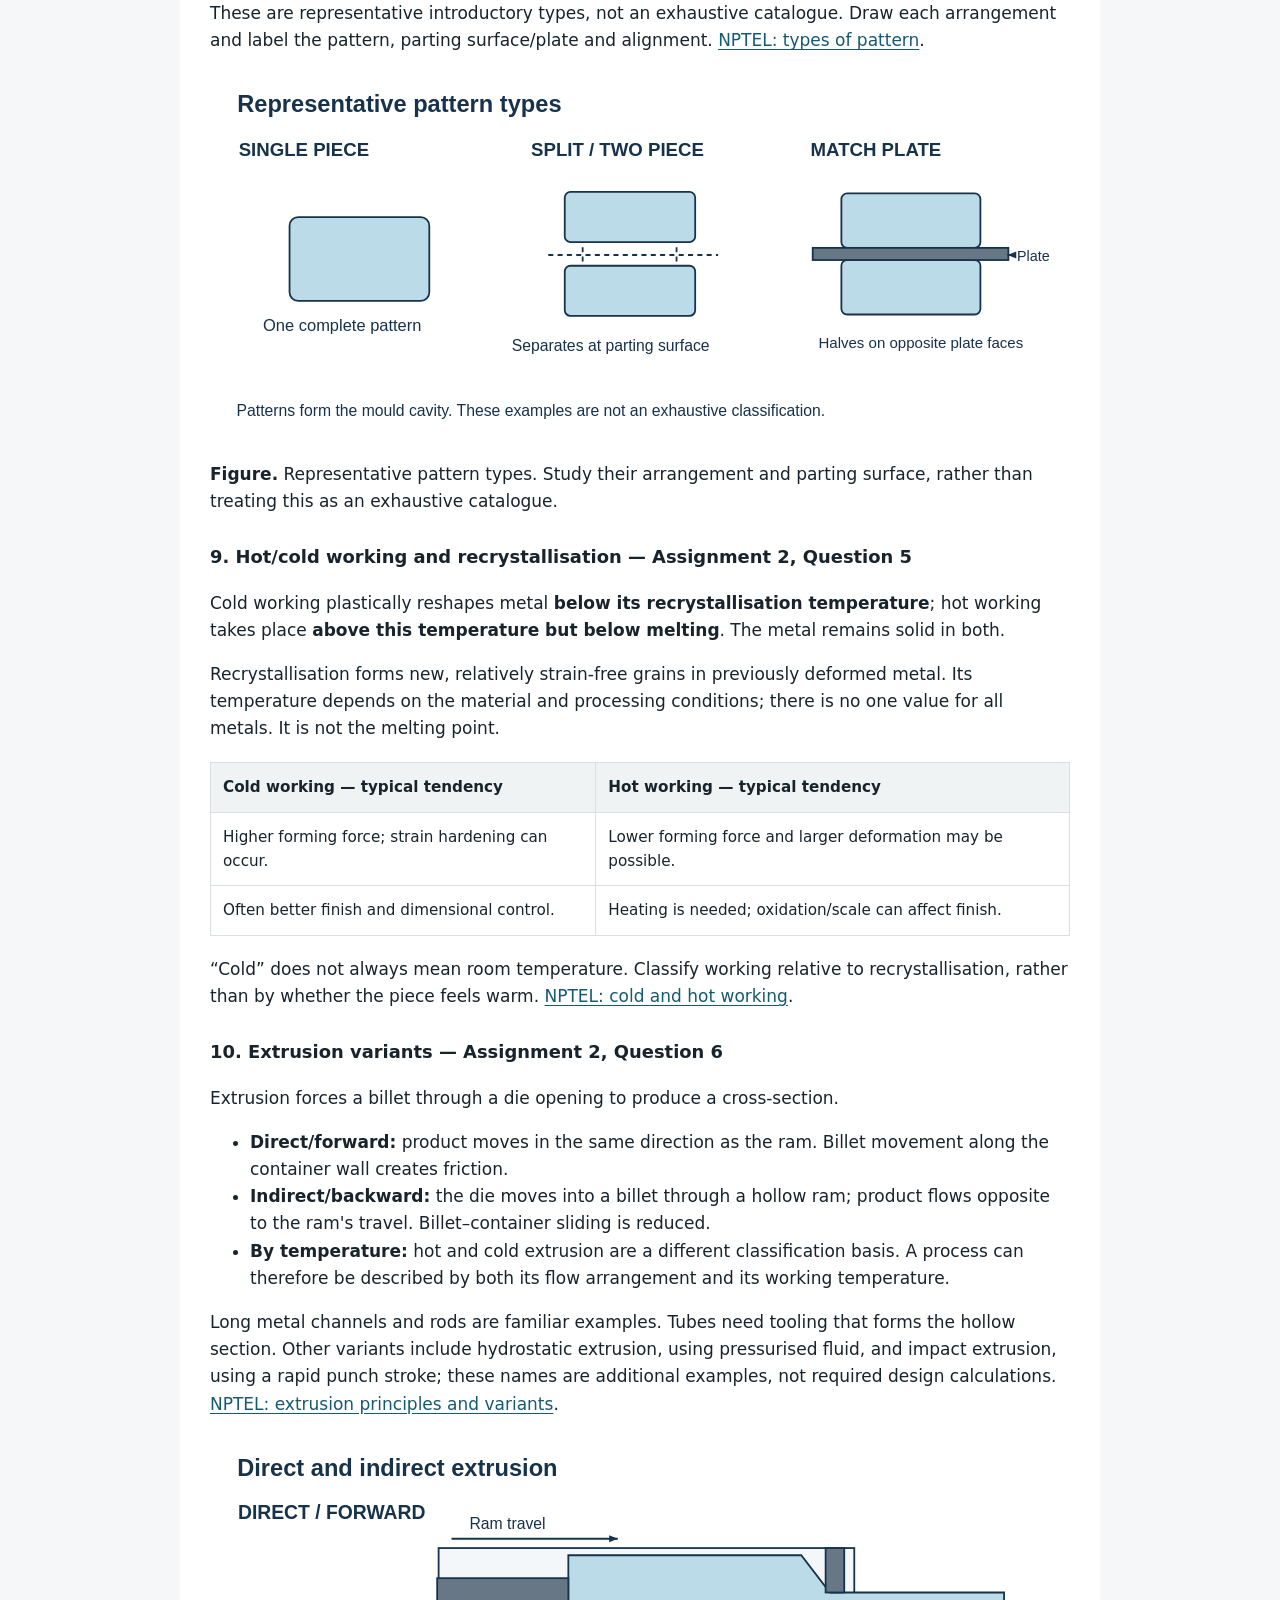
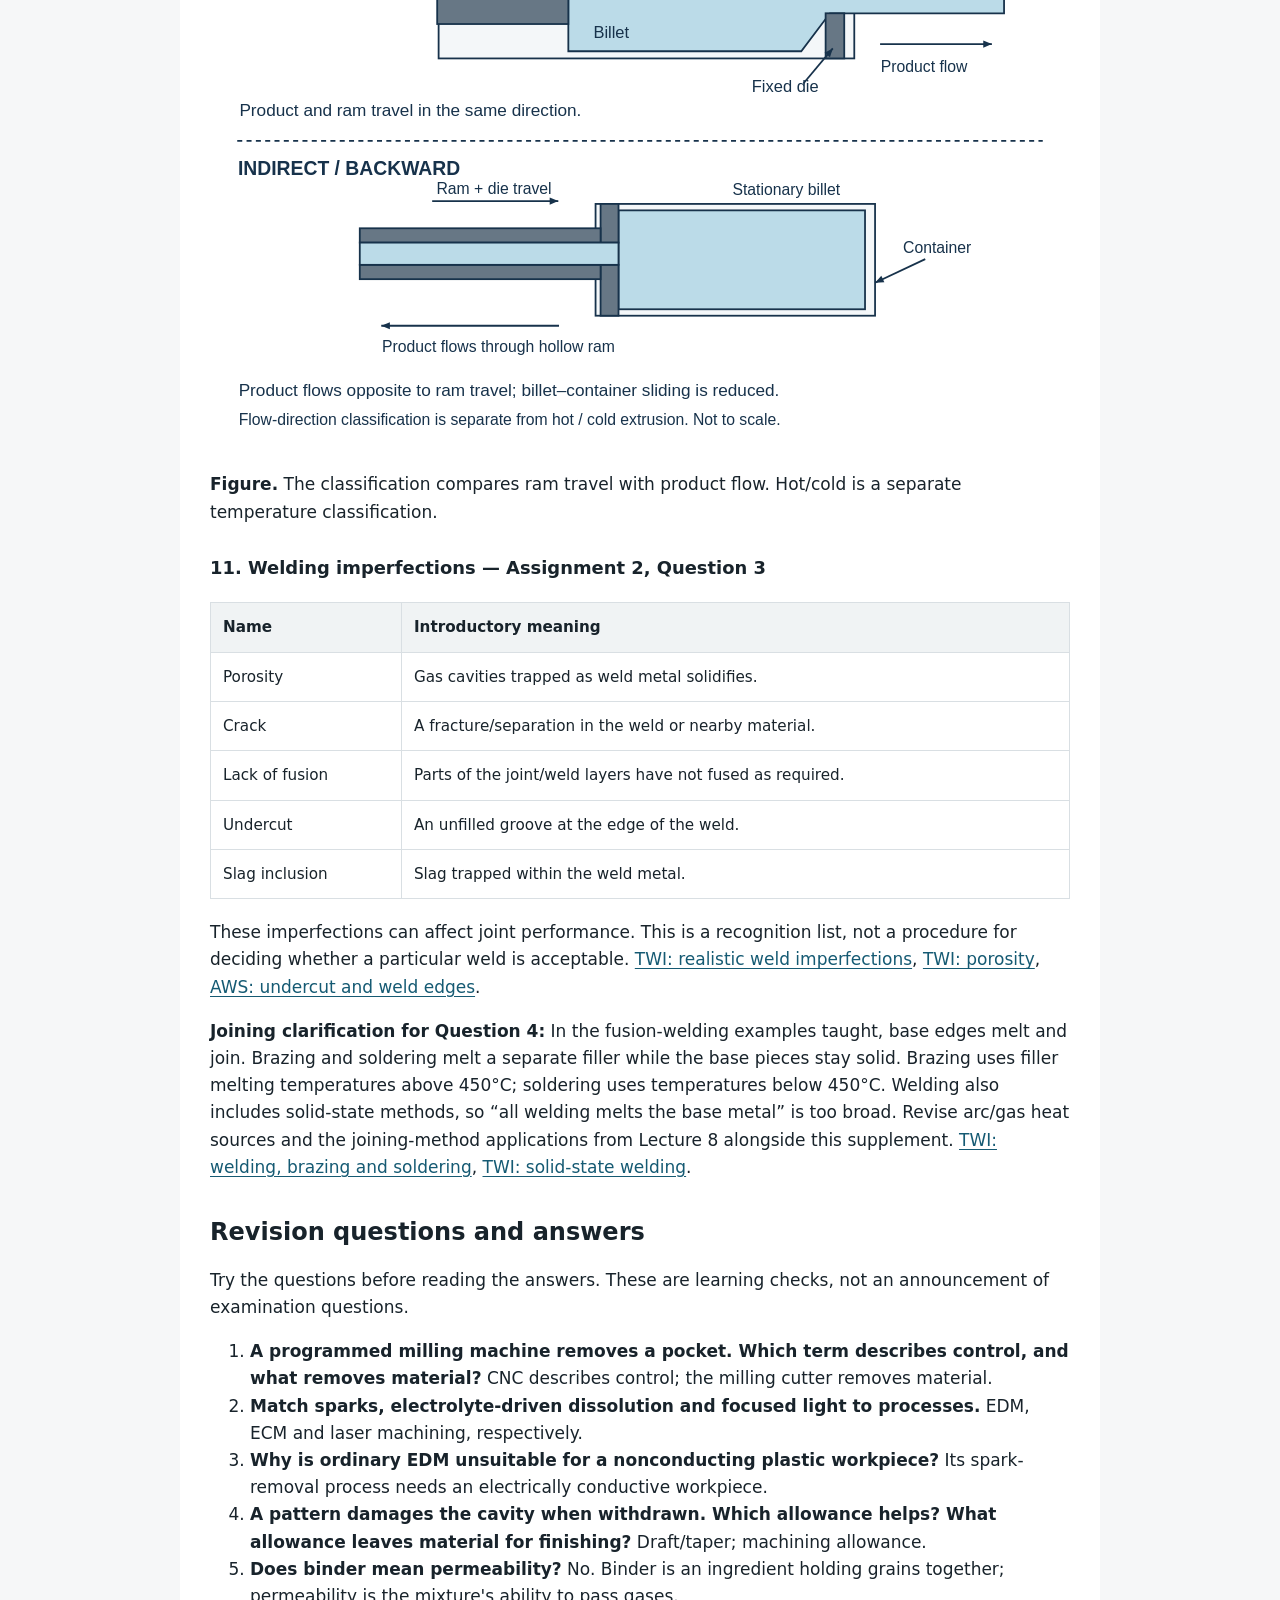
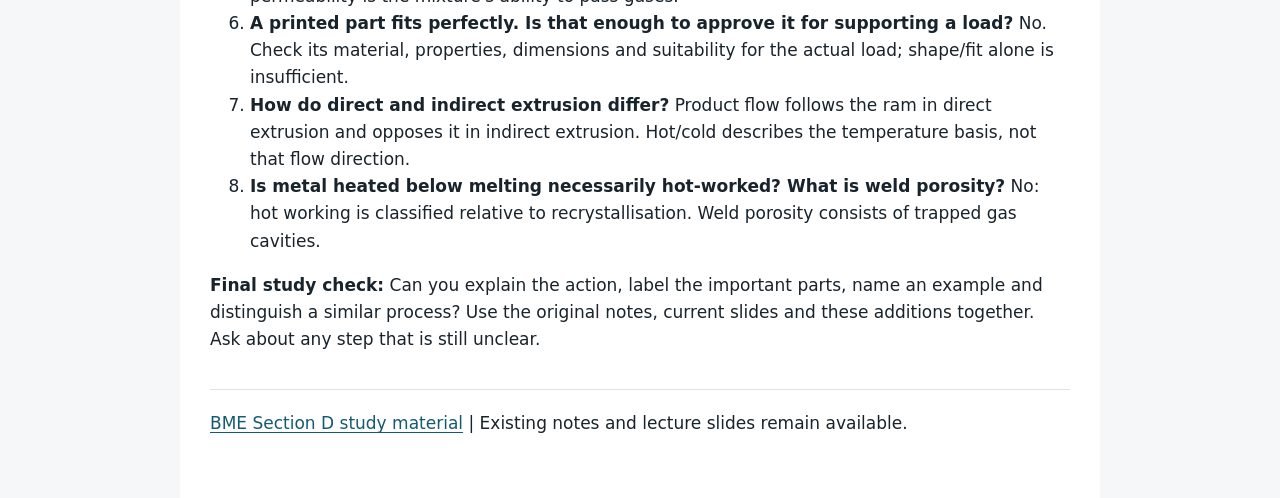
<file: notes/unit-ii-supplement.html>
<!doctype html><html lang="en"><head><meta charset="utf-8"><meta name="viewport" content="width=device-width, initial-scale=1"><title>Unit II supplementary study notes | BME Section D</title><style>
    :root{color-scheme:light}*{box-sizing:border-box}body{margin:0;background:#f6f7f8;color:#18232b;font:17px/1.6 system-ui,-apple-system,"Noto Sans Devanagari",sans-serif}main{max-width:920px;margin:auto;padding:28px 30px 60px;background:white}nav{display:flex;flex-wrap:wrap;gap:16px;padding-bottom:22px;border-bottom:1px solid #dde3e6}a{color:#155a73;text-underline-offset:3px}h1{font-size:2rem;line-height:1.15;margin-top:30px}h2{font-size:1.5rem;margin-top:36px;line-height:1.25}h3{font-size:1.12rem;margin-top:28px}p,li{max-width:80ch}figure{margin:24px 0}svg{display:block;width:100%;height:auto}.caption{font-size:.9rem;color:#49575d}.table-wrap{overflow-x:auto;margin:20px 0}table{border-collapse:collapse;width:100%;font-size:.95rem}th,td{text-align:left;vertical-align:top;border:1px solid #d9dfe3;padding:12px}th{background:#f0f3f4}.updated{font-size:.88rem;color:#49575d}footer{margin-top:36px;border-top:1px solid #dde3e6;padding-top:20px}@media(max-width:600px){main{padding:20px 18px}body{font-size:16px}th,td{padding:8px;min-width:125px}}@media print{nav{display:none}main{padding:0}body{font-size:11pt}h2,h3{break-after:avoid}figure,tr{break-inside:avoid}a{color:inherit}}
    </style></head><body><main><nav aria-label="Study navigation"><a href="../#unit-2">Back to BME website</a><a href="https://drive.google.com/file/d/1lctIPzAHDs8C2omkaUlnXnCP-8JHJckJ/view">Open printable PDF</a></nav><p class="updated">Added 9 October 2026 | Supplement to existing resources</p><h1>Unit II supplementary study notes</h1><h2>Manufacturing processes: clearer distinctions and assignment support</h2><p><strong>Basic Mechanical Engineering · PIET · CSE (Regional), Section D</strong></p><p>These notes add explanations to the existing Unit II materials. They preserve the introductory level of the official syllabus; the examples help you understand and recognise the processes.</p><h3>Study these resources together</h3><ul><li><strong>Unit II student notes</strong> — overview of casting, forming, joining and advanced manufacturing.</li><li><strong>Lecture 6 notes: moulding sand and furnaces</strong> — sand ingredients/properties and blast/muffle furnaces. <strong>Lecture 6 notes, simplified</strong> is an easier alternative covering the same core ideas; you need not read both versions in full.</li><li><strong>Unit II notes and questions</strong> — CNC/additive revision and short practice answers. Read the CNC clarification below alongside its older wording.</li><li><strong>Lecture 9: Machining, CNC and 3D printing</strong> — use the current Google Slides deck, including EDM, ECM and laser machining.</li><li><strong>This supplement</strong>, the relevant lecture slides, <strong>Assignment 2: Manufacturing Processes</strong>, and the Units I–II revision quiz explanations.</li></ul><p>The syllabus requires an <em>introduction</em> to newer machining methods, CNC and additive manufacturing. EDM, ECM and laser machining are representative examples used in our teaching. Part B below supports details asked in Assignment 2 under the broad casting, forming and joining topics; it does not announce a new prescribed topic list.</p><h2>Part A: syllabus-level clarification</h2><h3>1. Machining and CNC answer different questions</h3><p><strong>Machining</strong> answers: <em>How is unwanted material removed?</em> Drilling, turning and milling use a cutting tool. Other methods can remove material using electrical or thermal energy.</p><p><strong>CNC = Computer Numerical Control.</strong> It answers: <em>How are machine movements and operations controlled?</em> A computer/controller follows programmed instructions. In CNC milling, the controller directs the cutter and workpiece movements, while the cutter physically removes material. A laser cutter can also follow CNC-controlled movements. CNC therefore names the <strong>control method</strong>, rather than one particular material-removal mechanism. <a href="https://archive.nptel.ac.in/content/storage2/courses/112103174/module7/lec1/1.html">NPTEL: CNC programming fundamentals</a>, <a href="https://www.twi-global.com/technical-knowledge/job-knowledge/cutting-processes-laser-cutting-052">TWI: laser cutting</a>.</p><p><strong>Simple sequence:</strong> required drawing/model → program → controlled machine operation → inspection of the part.</p><p>Two useful benefits are repeatable programmed movements and the ability to produce complicated paths accurately. Correct tooling, setup and programming still matter: a wrong program can repeat the same error.</p><p><strong>आसान भाषा में:</strong> CNC बताता है कि मशीन को कैसे चलाना है। Material कौन हटाता है—cutter, sparks या laser—यह अलग प्रश्न है।</p><h3>2. Three newer machining examples</h3><div class="table-wrap"><table><thead><tr><th scope="col">Method</th><th scope="col">What removes material?</th><th scope="col">Main requirement and example</th></tr></thead><tbody><tr><td><strong>EDM — Electrical Discharge Machining</strong></td><td>Repeated electrical sparks across a small gap between electrode and workpiece; local heating erodes small amounts of material.</td><td>Ordinary EDM needs an electrically conductive workpiece. Example: making a cavity in a hardened-steel die.</td></tr><tr><td><strong>ECM — Electrochemical Machining</strong></td><td>Controlled electrochemical dissolution: metal is removed by a reaction driven by electric current through an electrolyte.</td><td>Conductive workpiece and a suitable electrolyte. Example: producing a shaped metal cavity or contour.</td></tr><tr><td><strong>Laser machining</strong></td><td>Focused light energy heats a small region. Material is melted and removed, or vaporised, depending on the process.</td><td>Suitable laser/process for the material and thickness. Example: cutting an outline in thin metal sheet.</td></tr></tbody></table></div><p>In <strong>EDM</strong>, the electrode does not need to push a cutting edge through the steel. A dielectric fluid occupies the machining region and helps the process. In <strong>ECM</strong>, the workpiece is the positive electrode, the tool is negative, and an electrolyte—an electrically conducting liquid—flows through the gap. ECM removes metal by dissolution, <strong>not sparks</strong>. In laser cutting, material removal can include an assist-gas jet that clears molten metal. These are different mechanisms. <a href="https://www.makino.com/resources/content-library/article/archive/the-case-for-additive-technology-in-edm-/299">Makino: how EDM works</a>, <a href="https://archive.nptel.ac.in/content/storage2/courses/112105127/pdf/LM-38.pdf">NPTEL: ECM, pp3–4</a>, <a href="https://www.twi-global.com/technical-knowledge/job-knowledge/cutting-processes-laser-cutting-052">TWI: laser cutting</a>.</p><p><strong>Worked recognition example:</strong> A workshop wants a cavity in a hard, electrically conducting steel die. EDM is one possible route because sparks can remove conductive material without relying on a conventional cutting edge. This is an illustrative choice, not a rule that every hard part must be made by EDM.</p><p><strong>Remember:</strong> sparks → EDM; current + electrolyte + dissolution → ECM; focused light → laser. A laser can also be used in some additive processes: identify whether material is being <strong>removed or added</strong> in the stated task.</p><h3>3. Pattern allowances: three separate reasons</h3><p>A <strong>pattern</strong> forms the mould cavity. Its geometry can differ from the final required part because manufacturing must allow for later changes.</p><div class="table-wrap"><table><thead><tr><th scope="col">Allowance</th><th scope="col">Why it is provided</th><th scope="col">What to remember</th></tr></thead><tbody><tr><td><strong>Shrinkage</strong></td><td>Compensates for dimensional contraction as the solid casting cools.</td><td>Pattern dimensions are adjusted for contraction.</td></tr><tr><td><strong>Machining/finishing</strong></td><td>Leaves material that can be removed later to obtain the required surface or size.</td><td>Extra material is left on surfaces that will be machined.</td></tr><tr><td><strong>Draft/taper</strong></td><td>Helps withdraw the pattern without damaging the sand cavity.</td><td>A small taper is provided on withdrawal surfaces.</td></tr></tbody></table></div><p>Draft is a <strong>taper</strong>, not simply extra thickness everywhere. Shrinkage allowance and the <strong>riser</strong> do different jobs: the pattern allowance adjusts dimensions; the riser supplies additional liquid metal as needed during solidification. <a href="https://archive.nptel.ac.in/content/storage2/courses/112107144/metalcasting/lecture3.htm">NPTEL: pattern and shrinkage allowance</a>, <a href="https://archive.nptel.ac.in/content/storage2/courses/112107144/metalcasting/lecture4.htm">NPTEL: draft and machining allowances</a>.</p><p><strong>Recognition example:</strong> A vertical pattern wall rubs against and damages the sand when lifted. The relevant feature is <strong>draft allowance</strong>. A casting needs a smooth finished bearing surface after casting: leave <strong>machining allowance</strong> on that surface.</p><figure><svg role="img" aria-label="Sand mould with cope, drag, parting surface, cavity, sprue, runner, riser and a supported core." id="diagram-unit_ii_sand_mould" xmlns="http://www.w3.org/2000/svg" width="1150" height="680" viewBox="0 0 1150 680"><defs><marker id="diagram-unit_ii_sand_mould-arr" markerWidth="8" markerHeight="8" refX="7" refY="4" orient="auto"><path d="M0,0 L8,4 L0,8 Z" fill="#17324B"/></marker><pattern id="diagram-unit_ii_sand_mould-coreh" width="10" height="10" patternUnits="userSpaceOnUse"><rect width="10" height="10" fill="#D4D9DC"/><path d="M-2,2 L8,12 M3,-3 L13,7" stroke="#9DA9B0" stroke-width="1.5"/></pattern></defs><rect width="100%" height="100%" fill="white"/><g font-family="Arial, Helvetica, sans-serif" fill="#17324B" font-size="25"><text x="38" y="48" font-size="32" font-weight="700" text-anchor="start">Sand mould: simplified section before pouring</text><rect x="175" y="160" width="655" height="170" rx="0" fill="#F3E5C2" stroke="#17324B" stroke-width="2.5"/><rect x="175" y="330" width="655" height="190" rx="0" fill="#F3E5C2" stroke="#17324B" stroke-width="2.5"/><rect x="370" y="285" width="300" height="130" rx="13" fill="#E6F3F7" stroke="#17324B" stroke-width="2.5"/><polygon points="190,148 250,148 235,183 207,183" fill="#E6F3F7" stroke="#17324B" stroke-width="2.5"/><polygon points="207,181 235,181 229,391 211,391" fill="#E6F3F7" stroke="#17324B" stroke-width="2.5"/><rect x="212" y="375" width="159" height="18" rx="0" fill="#E6F3F7" stroke="#17324B" stroke-width="2.5"/><rect x="625" y="160" width="43" height="125" rx="0" fill="#E6F3F7" stroke="#17324B" stroke-width="2.5"/><rect x="343" y="322" width="355" height="42" rx="0" fill="url(#diagram-unit_ii_sand_mould-coreh)" stroke="#17324B" stroke-width="2.5"/><line x1="175" y1="330" x2="343" y2="330" stroke="#17324B" stroke-width="2.5" stroke-dasharray="7 6" /><line x1="698" y1="330" x2="830" y2="330" stroke="#17324B" stroke-width="2.5" stroke-dasharray="7 6" /><text x="30" y="113" font-size="25" font-weight="400" text-anchor="start">Sprue</text><line x1="119" y1="119" x2="218" y2="238" stroke="#17324B" stroke-width="2.5" /><polygon points="218,238 206.48166219308368,231.97273742352613 214.1691675157031,225.5772498021873" fill="#17324B"/><text x="30" y="215" font-size="25" font-weight="400" text-anchor="start">Cope</text><line x1="95" y1="210" x2="182" y2="216" stroke="#17324B" stroke-width="2.5" /><polygon points="182,216 169.6844256008473,220.1625265427304 170.3724465170011,210.18622325850055" fill="#17324B"/><text x="30" y="474" font-size="25" font-weight="400" text-anchor="start">Drag</text><line x1="90" y1="468" x2="183" y2="466" stroke="#17324B" stroke-width="2.5" /><polygon points="183,466 171.11027595090147,471.2568490596828 170.89527189938067,461.25916066396707" fill="#17324B"/><text x="30" y="400" font-size="25" font-weight="400" text-anchor="start">Runner</text><line x1="115" y1="394" x2="285" y2="384" stroke="#17324B" stroke-width="2.5" /><polygon points="285,384 273.3143176316574,389.6960361292926 272.72709741214265,379.7132923975427" fill="#17324B"/><text x="723" y="111" font-size="25" font-weight="400" text-anchor="start">Riser</text><line x1="755" y1="120" x2="648" y2="207" stroke="#17324B" stroke-width="2.5" /><polygon points="648,207 654.1563778747877,195.55015233888133 660.4650336475383,203.30907380651718" fill="#17324B"/><text x="865" y="290" font-size="24" font-weight="400" text-anchor="start">Parting surface</text><line x1="845" y1="294" x2="828" y2="330" stroke="#17324B" stroke-width="2.5" /><polygon points="828,330 828.602832431164,317.013984712009 837.6453188986238,321.28404776608727" fill="#17324B"/><text x="865" y="352" font-size="25" font-weight="400" text-anchor="start">Sand core</text><line x1="844" y1="345" x2="691" y2="344" stroke="#17324B" stroke-width="2.5" /><polygon points="691,344 703.0324227371046,339.0785364904727 702.9670646559688,349.0783229042533" fill="#17324B"/><text x="865" y="447" font-size="25" font-weight="400" text-anchor="start">Mould cavity</text><line x1="845" y1="433" x2="658" y2="405" stroke="#17324B" stroke-width="2.5" /><polygon points="658,405 670.608110506163,401.8321064625874 669.1272921581237,411.7218575727069" fill="#17324B"/><text x="176" y="558" font-size="22" font-weight="400" text-anchor="start">Core ends are supported by impressions in the sand.</text><text x="38" y="614" font-size="23" font-weight="400" text-anchor="start">Sprue + runner: metal-flow passages. Riser: feeds liquid metal as needed.</text><text x="38" y="652" font-size="23" font-weight="400" text-anchor="start">Core: forms an internal hole. Cavity: receives the metal. Not to scale.</text></g></svg></figure><p><strong>Figure.</strong> Simplified mould in section. The pattern has been removed; the core forms a hollow region. Sprue/runner carry metal, while the riser feeds the solidifying casting.</p><h3>4. Moulding sand: ingredients and properties are different</h3><p>An <strong>ingredient</strong> is something put into the mixture. A <strong>property</strong> describes how that mixture behaves.</p><div class="table-wrap"><table><thead><tr><th scope="col">Ingredient</th><th scope="col">Job in the mixture</th></tr></thead><tbody><tr><td>Sand grains</td><td>Form the main body of the mould.</td></tr><tr><td>Binder, such as clay in green sand</td><td>Helps grains hold together.</td></tr><tr><td>Controlled moisture in green sand</td><td>Helps the clay-bonded mixture become workable and develop bonding.</td></tr><tr><td>Selected additives</td><td>Adjust properties such as finish or collapsibility.</td></tr></tbody></table></div><p>Different moulding-sand systems use different binders; moisture is not a universal requirement for every system. “Green sand” means a moist moulding mixture, not green-coloured sand. <a href="https://archive.nptel.ac.in/content/storage2/courses/112107144/metalcasting/lecture5.htm">NPTEL: green-sand moulding</a>.</p><p><strong>Five important properties:</strong> strength keeps the cavity intact; permeability lets gases pass through; refractoriness resists the heat of molten metal; plasticity helps the mixture take the required shape; collapsibility lets it yield/break away after the metal solidifies. Good sand balances these needs. Very strong sand is not automatically the best sand. <a href="https://drive.google.com/file/d/1shsajCkYMpKGf-tqDcgIdsX1o0Ink5_z/view">Lecture 6 notes: moulding sand and furnaces</a>, <a href="https://archive.nptel.ac.in/content/storage2/courses/downloads_new/112107239/W2A1.pdf">NPTEL: sand-property check</a>.</p><p><strong>Worked recognition example:</strong> A mould keeps its cavity shape, but gases become trapped. The property to examine is <strong>permeability</strong>, not simply strength. The ingredient helping grains stick is the <strong>binder</strong>. This distinction supports revision-quiz Question 10 and Assignment 2 Question 2.</p><p>For a mould sketch, remember: <strong>cope</strong> = upper half; <strong>drag</strong> = lower half; <strong>cavity</strong> = space shaped by the pattern; <strong>sprue/runner</strong> = passages for metal flow; <strong>riser</strong> = reservoir feeding the casting; <strong>core</strong> = forms an internal hole/passage. Their jobs are distinct.</p><h3>5. Additive manufacturing: process, benefits and limits</h3><p>Additive manufacturing builds a part from digital model data by adding material, usually layer by layer. A familiar plastic-printing example is: <strong>model → divide into layers (slice) → deposit material → finish and inspect</strong>. An overhanging region may need temporary supports. <a href="https://www.nist.gov/additive-manufacturing/what-additive-manufacturing">NIST: what additive manufacturing is</a>, <a href="https://tsapps.nist.gov/publication/get_pdf.cfm?pub_id=934884">NIST: AM postprocessing</a>.</p><p><strong>Useful applications:</strong> checking the shape of a prototype, making customised parts, and creating some complicated internal or lightweight forms. Advantages include design flexibility and the ability to change a design without making a new dedicated mould for each version. <a href="https://www.nist.gov/mep/additive-manufacturing3d-printing">NIST: additive manufacturing/3D printing</a>.</p><p><strong>Limits:</strong> available materials and machine/build size constrain the job; printing can take time; surface finish or accuracy may need further work; properties depend on the material, process and build conditions. Supports, finishing and inspection can add cost. A printed part is not automatically suitable for carrying a load just because its shape looks correct. <a href="https://www.nist.gov/programs-projects/measurement-science-additive-manufacturing-program">NIST: measurement and quality challenges</a>.</p><p><strong>Example:</strong> Print a plastic bracket model to check fit and hole locations. Before using it to support a real load, check the material and required strength. For a precise pocket removed from a metal block, CNC milling is a suitable classroom example. Process choice depends on the actual job.</p><h3>6. Forming: identify the tool, force and movement</h3><p>Forming reshapes <strong>solid</strong> metal by force. Heating may make deformation easier, but the workpiece is not poured as a liquid.</p><div class="table-wrap"><table><thead><tr><th scope="col">Process</th><th scope="col">Basic working</th><th scope="col">Familiar application</th></tr></thead><tbody><tr><td>Forging</td><td>A hammer or press compresses the workpiece between tools; the metal deforms into the required shape.</td><td>A forged spanner or crankshaft.</td></tr><tr><td>Rolling</td><td>Rotating rolls grip and pass the metal through a gap, reducing thickness or changing section.</td><td>Metal sheet.</td></tr><tr><td>Extrusion</td><td>A ram pushes a billet through a shaped die opening; the product takes that cross-section.</td><td>A long channel or rod.</td></tr><tr><td>Drawing</td><td>A pulling force draws a wire or rod through a die, reducing its cross-section.</td><td>Thinner wire.</td></tr></tbody></table></div><p>For example, <strong>a channel pushed through a die is extrusion; a wire pulled through a die is drawing</strong>. Name the physical action before recalling the process name. <a href="https://drive.google.com/file/d/1zydkBK7_FX-YeHACYZciWgO2wjeGp_R2/view">Lecture 7: metal forming</a>.</p><figure><svg role="img" aria-label="Forging compresses between tools; rolling passes work through rolls; extrusion pushes a billet through a die; drawing pulls wire through a die." id="diagram-unit_ii_four_forming_actions" xmlns="http://www.w3.org/2000/svg" width="1200" height="940" viewBox="0 0 1200 940"><defs><marker id="diagram-unit_ii_four_forming_actions-arr" markerWidth="8" markerHeight="8" refX="7" refY="4" orient="auto"><path d="M0,0 L8,4 L0,8 Z" fill="#17324B"/></marker><pattern id="diagram-unit_ii_four_forming_actions-coreh" width="10" height="10" patternUnits="userSpaceOnUse"><rect width="10" height="10" fill="#D4D9DC"/><path d="M-2,2 L8,12 M3,-3 L13,7" stroke="#9DA9B0" stroke-width="1.5"/></pattern></defs><rect width="100%" height="100%" fill="white"/><g font-family="Arial, Helvetica, sans-serif" fill="#17324B" font-size="25"><text x="38" y="48" font-size="33" font-weight="700" text-anchor="start">Four forming actions: solid metal changes shape</text><text x="45" y="109" font-size="29" font-weight="700" text-anchor="start">FORGING</text><text x="647" y="109" font-size="29" font-weight="700" text-anchor="start">ROLLING</text><rect x="195" y="145" width="150" height="57" rx="0" fill="#677785" stroke="#17324B" stroke-width="2.5"/><rect x="205" y="302" width="130" height="42" rx="5" fill="#BBDBE8" stroke="#17324B" stroke-width="2.5"/><rect x="150" y="346" width="250" height="39" rx="0" fill="#677785" stroke="#17324B" stroke-width="2.5"/><line x1="270" y1="222" x2="270" y2="288" stroke="#17324B" stroke-width="2.5" /><polygon points="270,288 265.0,276.0 275.0,276.0" fill="#17324B"/><text x="374" y="171" font-size="24" font-weight="400" text-anchor="start">Hammer / press</text><line x1="372" y1="176" x2="344" y2="184" stroke="#17324B" stroke-width="2.5" /><polygon points="344,184 354.164681732203,175.89572672702735 356.91189301117674,185.5109662034356" fill="#17324B"/><text x="51" y="290" font-size="23" font-weight="400" text-anchor="start">Workpiece</text><line x1="147" y1="295" x2="207" y2="318" stroke="#17324B" stroke-width="2.5" /><polygon points="207,318 194.00536653421312,318.37349844692085 197.58472665053768,309.0360372739003" fill="#17324B"/><text x="155" y="425" font-size="24" font-weight="400" text-anchor="start">Force compresses the metal.</text><polygon points="653,259 815,259 925,282 1115,282 1115,298 925,298 815,321 653,321" fill="#BBDBE8" stroke="#17324B" stroke-width="2.5"/><circle cx="925" cy="215" r="65" fill="#677785" stroke="#17324B" stroke-width="3"/><circle cx="925" cy="365" r="65" fill="#677785" stroke="#17324B" stroke-width="3"/><line x1="665" y1="225" x2="799" y2="225" stroke="#17324B" stroke-width="2.5" /><polygon points="799,225 787.0,230.0 787.0,220.0" fill="#17324B"/><text x="661" y="197" font-size="23" font-weight="400" text-anchor="start">Feed</text><text x="1020" y="166" font-size="23" font-weight="400" text-anchor="start">Rotating rolls</text><line x1="1040" y1="176" x2="962" y2="179" stroke="#17324B" stroke-width="2.5" /><polygon points="962,179 973.7989684850697,173.542496661629 974.1832997060817,183.53510840794212" fill="#17324B"/><text x="1030" y="341" font-size="22" font-weight="400" text-anchor="start">Thinner sheet</text><line x1="1080" y1="330" x2="1070" y2="300" stroke="#17324B" stroke-width="2.5" /><polygon points="1070,300 1078.5381496824546,309.803060746522 1069.0513167019496,312.96533840669036" fill="#17324B"/><text x="663" y="450" font-size="24" font-weight="400" text-anchor="start">Metal passes through the roll gap.</text><line x1="38" y1="465" x2="1162" y2="465" stroke="#17324B" stroke-width="2.5" stroke-dasharray="7 6" /><text x="45" y="517" font-size="29" font-weight="700" text-anchor="start">EXTRUSION</text><text x="647" y="517" font-size="29" font-weight="700" text-anchor="start">DRAWING</text><rect x="135" y="615" width="305" height="123" rx="0" fill="#F4F7F9" stroke="#17324B" stroke-width="2.5"/><polygon points="160,640 399,640 444,665 556,665 556,695 444,695 399,715 160,715" fill="#BBDBE8" stroke="#17324B" stroke-width="2.5"/><rect x="91" y="649" width="69" height="60" rx="0" fill="#677785" stroke="#17324B" stroke-width="2.5"/><rect x="421" y="615" width="23" height="50" rx="0" fill="#677785" stroke="#17324B" stroke-width="2.5"/><rect x="421" y="695" width="23" height="43" rx="0" fill="#677785" stroke="#17324B" stroke-width="2.5"/><line x1="120" y1="577" x2="260" y2="577" stroke="#17324B" stroke-width="2.5" /><polygon points="260,577 248.0,582.0 248.0,572.0" fill="#17324B"/><text x="105" y="559" font-size="24" font-weight="400" text-anchor="start">Ram pushes</text><text x="45" y="781" font-size="22" font-weight="400" text-anchor="start">Billet</text><line x1="105" y1="765" x2="214" y2="701" stroke="#17324B" stroke-width="2.5" /><polygon points="214,701 206.18355408843863,711.387645224575 201.1202692874272,702.7642382978524" fill="#17324B"/><text x="372" y="781" font-size="22" font-weight="400" text-anchor="start">Die</text><line x1="400" y1="768" x2="430" y2="714" stroke="#17324B" stroke-width="2.5" /><polygon points="430,714 428.5430712064641,726.9181019693516 419.80149844524874,722.0616726575653" fill="#17324B"/><text x="475" y="746" font-size="22" font-weight="400" text-anchor="start">Product</text><polygon points="656,655 852,655 920,682 1127,682 1127,698 920,698 852,725 656,725" fill="#BBDBE8" stroke="#17324B" stroke-width="2.5"/><polygon points="850,620 923,620 923,681 904,681 850,655" fill="#677785" stroke="#17324B" stroke-width="2.5"/><polygon points="850,725 904,699 923,699 923,760 850,760" fill="#677785" stroke="#17324B" stroke-width="2.5"/><line x1="983" y1="608" x2="1113" y2="608" stroke="#17324B" stroke-width="2.5" /><polygon points="1113,608 1101.0,613.0 1101.0,603.0" fill="#17324B"/><text x="986" y="589" font-size="24" font-weight="400" text-anchor="start">Pull</text><text x="651" y="782" font-size="22" font-weight="400" text-anchor="start">Rod / wire</text><line x1="745" y1="766" x2="745" y2="720" stroke="#17324B" stroke-width="2.5" /><polygon points="745,720 750.0,732.0 740.0,732.0" fill="#17324B"/><text x="859" y="808" font-size="22" font-weight="400" text-anchor="start">Die</text><line x1="878" y1="791" x2="878" y2="752" stroke="#17324B" stroke-width="2.5" /><polygon points="878,752 883.0,764.0 873.0,764.0" fill="#17324B"/><text x="1005" y="753" font-size="22" font-weight="400" text-anchor="start">Thinner wire</text><line x1="1086" y1="735" x2="1086" y2="699" stroke="#17324B" stroke-width="2.5" /><polygon points="1086,699 1091.0,711.0 1081.0,711.0" fill="#17324B"/><text x="58" y="868" font-size="25" font-weight="400" text-anchor="start">Forging presses / hammers. Rolling passes. Extrusion pushes. Drawing pulls.</text><text x="58" y="908" font-size="23" font-weight="400" text-anchor="start">All four keep the workpiece solid. Schematics; not to scale.</text></g></svg></figure><p><strong>Figure.</strong> Recognise the force and material movement. These are conceptual sketches, not machine setup instructions.</p><h3>7. Arc and gas welding: how a joint forms</h3><p>In <strong>arc welding</strong>, a power source establishes an electric arc between the electrode and workpiece. The arc supplies heat that melts the joint edges and, where used, filler metal. The weld pool then solidifies to join the pieces.</p><p>In <strong>gas welding</strong>, fuel gas burns with oxygen at the torch. The flame heats and melts the joint edges; a separate filler rod may be added. The joint solidifies after the flame moves away. Oxygen supports combustion; it is not itself the fuel. <a href="https://drive.google.com/file/d/1uqv1rMN-4qGrLZ-iZvlMVZsmyE6tiGAb/view">Lecture 8: welding, brazing and soldering</a>.</p><div class="table-wrap"><table><thead><tr><th scope="col">Joining method</th><th scope="col">What melts in these introductory examples?</th><th scope="col">Example use</th></tr></thead><tbody><tr><td>Fusion welding</td><td>Base-metal edges; filler may also melt.</td><td>Fabricating a steel frame.</td></tr><tr><td>Brazing</td><td>Filler with melting temperature above 450°C; base pieces remain solid.</td><td>Joining a suitable tube assembly.</td></tr><tr><td>Soldering</td><td>Lower-temperature filler, below 450°C; base pieces remain solid.</td><td>Making a PCB electrical connection.</td></tr></tbody></table></div><p>These examples support Assignment 2 Questions 3–4. Joint choice depends on material, service conditions and technique, rather than the process name alone. <a href="https://www.twi-global.com/technical-knowledge/faqs/welding-brazing-and-soldering">TWI: joining-method comparison</a>.</p><figure><svg role="img" aria-label="Arc welding with electrode, electric arc, power source and return lead; gas welding with oxygen and fuel supplies, torch flame and optional filler rod." id="diagram-unit_ii_arc_gas_welding" xmlns="http://www.w3.org/2000/svg" width="1200" height="715" viewBox="0 0 1200 715"><defs><marker id="diagram-unit_ii_arc_gas_welding-arr" markerWidth="8" markerHeight="8" refX="7" refY="4" orient="auto"><path d="M0,0 L8,4 L0,8 Z" fill="#17324B"/></marker><pattern id="diagram-unit_ii_arc_gas_welding-coreh" width="10" height="10" patternUnits="userSpaceOnUse"><rect width="10" height="10" fill="#D4D9DC"/><path d="M-2,2 L8,12 M3,-3 L13,7" stroke="#9DA9B0" stroke-width="1.5"/></pattern></defs><rect width="100%" height="100%" fill="white"/><g font-family="Arial, Helvetica, sans-serif" fill="#17324B" font-size="25"><text x="38" y="47" font-size="33" font-weight="700" text-anchor="start">Arc and gas welding: different heat sources</text><text x="40" y="108" font-size="28" font-weight="700" text-anchor="start">ARC WELDING</text><text x="650" y="108" font-size="28" font-weight="700" text-anchor="start">GAS WELDING</text><line x1="604" y1="130" x2="604" y2="573" stroke="#17324B" stroke-width="2.5" stroke-dasharray="7 6" /><rect x="36" y="202" width="132" height="110" rx="0" fill="#F4F7F9" stroke="#17324B" stroke-width="2.5"/><text x="49" y="243" font-size="23" font-weight="400" text-anchor="start">Power</text><text x="49" y="275" font-size="23" font-weight="400" text-anchor="start">source</text><path d="M168 231 C230 165 320 160 384 219" fill="none" stroke="#677785" stroke-width="5"/><path d="M85 312 L85 510 L162 510 L162 488" fill="none" stroke="#677785" stroke-width="5"/><polygon points="386,205 409,217 337,392 319,384" fill="#677785" stroke="#17324B" stroke-width="2.5"/><line x1="328" y1="390" x2="322" y2="414" stroke="#17324B" stroke-width="2.5" /><path d="M323 414 L316 421 L328 428 L319 435 L324 440" stroke="#E89432" stroke-width="4" fill="none"/><rect x="143" y="444" width="178" height="49" rx="0" fill="#BBDBE8" stroke="#17324B" stroke-width="2.5"/><rect x="330" y="444" width="222" height="49" rx="0" fill="#BBDBE8" stroke="#17324B" stroke-width="2.5"/><ellipse cx="325" cy="444" rx="17" ry="6" fill="#E89432" stroke="#17324B" stroke-width="2"/><text x="294" y="159" font-size="24" font-weight="400" text-anchor="start">Electrode</text><line x1="360" y1="172" x2="363" y2="276" stroke="#17324B" stroke-width="2.5" /><polygon points="363,276 357.65606903558574,264.1491602893476 367.6519111272958,263.8608186905483" fill="#17324B"/><text x="419" y="393" font-size="23" font-weight="400" text-anchor="start">Electric arc</text><line x1="418" y1="400" x2="329" y2="427" stroke="#17324B" stroke-width="2.5" /><polygon points="329,427 339.031678148445,418.7316607758262 341.9347361335255,428.30100005998054" fill="#17324B"/><text x="157" y="544" font-size="23" font-weight="400" text-anchor="start">Metal workpieces / joint</text><circle cx="682" cy="204" r="13" fill="#677785" stroke="#17324B" stroke-width="3"/><rect x="658" y="220" width="48" height="134" rx="12" fill="#E6F3F7" stroke="#17324B" stroke-width="2.5"/><circle cx="759" cy="204" r="13" fill="#677785" stroke="#17324B" stroke-width="3"/><rect x="735" y="220" width="48" height="134" rx="12" fill="#F3E5C2" stroke="#17324B" stroke-width="2.5"/><text x="640" y="157" font-size="20" font-weight="400" text-anchor="start">Oxygen</text><text x="733" y="157" font-size="20" font-weight="400" text-anchor="start">Fuel gas</text><path d="M682 204 C790 125 950 181 959 260" stroke="#147E8B" stroke-width="4" fill="none"/><path d="M759 204 C830 152 1008 169 979 273" stroke="#E89432" stroke-width="4" fill="none"/><polygon points="959,258 982,270 901,411 883,401" fill="#677785" stroke="#17324B" stroke-width="2.5"/><polygon points="883,409 898,417 851,444" fill="#E89432" stroke="#17324B" stroke-width="2.5"/><rect x="686" y="444" width="159" height="49" rx="0" fill="#BBDBE8" stroke="#17324B" stroke-width="2.5"/><rect x="858" y="444" width="286" height="49" rx="0" fill="#BBDBE8" stroke="#17324B" stroke-width="2.5"/><ellipse cx="852" cy="444" rx="18" ry="6" fill="#E89432" stroke="#17324B" stroke-width="2"/><line x1="1084" y1="351" x2="870" y2="439" stroke="#17324B" stroke-width="2.5" /><text x="1010" y="330" font-size="21" font-weight="400" text-anchor="start">Filler rod</text><text x="1010" y="352" font-size="20" font-weight="400" text-anchor="start">(optional)</text><text x="1007" y="214" font-size="23" font-weight="400" text-anchor="start">Torch</text><line x1="1035" y1="224" x2="967" y2="288" stroke="#17324B" stroke-width="2.5" /><polygon points="967,288 972.3115764172887,276.13462364847607 979.1652234073385,283.4166235754041" fill="#17324B"/><text x="669" y="401" font-size="23" font-weight="400" text-anchor="start">Flame</text><line x1="750" y1="402" x2="874" y2="427" stroke="#17324B" stroke-width="2.5" /><polygon points="874,427 861.2485138130883,429.52974307489876 863.2248755903529,419.72698865966595" fill="#17324B"/><text x="747" y="544" font-size="23" font-weight="400" text-anchor="start">Metal workpieces / joint</text><text x="39" y="611" font-size="24" font-weight="400" text-anchor="start">Arc: electrical energy creates the hot arc.</text><text x="39" y="649" font-size="24" font-weight="400" text-anchor="start">Gas: fuel burns with oxygen to create the hot flame.</text><text x="39" y="689" font-size="22" font-weight="400" text-anchor="start">Both diagrams show fusion-welding examples; equipment layout is simplified.</text></g></svg></figure><p><strong>Figure.</strong> Arc and gas welding use different heat sources. These simplified fusion examples show a weld pool joining the base pieces.</p><h2>Part B: Assignment 2 support</h2><p>These details support the published assignment under broad casting, forming and joining topics. They do not announce a new prescribed topic list.</p><h3>8. Pattern types — Assignment 2, Question 1</h3><ul><li><strong>Single-piece pattern:</strong> one complete pattern; useful when its shape can be withdrawn easily from the mould.</li><li><strong>Split/two-piece pattern:</strong> halves separate at the parting surface, with alignment features; one half forms the cope-side cavity and the other the drag-side cavity.</li><li><strong>Match-plate pattern:</strong> pattern halves are mounted on opposite faces of a plate, helping consistent alignment and repeated mould production.</li></ul><p>These are representative introductory types, not an exhaustive catalogue. Draw each arrangement and label the pattern, parting surface/plate and alignment. <a href="https://archive.nptel.ac.in/content/storage2/courses/112107144/metalcasting/lecture5.htm">NPTEL: types of pattern</a>.</p><figure><svg role="img" aria-label="Single-piece, split pattern with alignment and match-plate pattern with halves on opposite sides of a plate." id="diagram-unit_ii_pattern_types" xmlns="http://www.w3.org/2000/svg" width="1200" height="500" viewBox="0 0 1200 500"><defs><marker id="diagram-unit_ii_pattern_types-arr" markerWidth="8" markerHeight="8" refX="7" refY="4" orient="auto"><path d="M0,0 L8,4 L0,8 Z" fill="#17324B"/></marker><pattern id="diagram-unit_ii_pattern_types-coreh" width="10" height="10" patternUnits="userSpaceOnUse"><rect width="10" height="10" fill="#D4D9DC"/><path d="M-2,2 L8,12 M3,-3 L13,7" stroke="#9DA9B0" stroke-width="1.5"/></pattern></defs><rect width="100%" height="100%" fill="white"/><g font-family="Arial, Helvetica, sans-serif" fill="#17324B" font-size="25"><text x="38" y="48" font-size="33" font-weight="700" text-anchor="start">Representative pattern types</text><text x="40" y="109" font-size="26" font-weight="700" text-anchor="start">SINGLE PIECE</text><text x="448" y="109" font-size="26" font-weight="700" text-anchor="start">SPLIT / TWO PIECE</text><text x="838" y="109" font-size="26" font-weight="700" text-anchor="start">MATCH PLATE</text><rect x="111" y="194" width="195" height="117" rx="12" fill="#BBDBE8" stroke="#17324B" stroke-width="2.5"/><text x="74" y="353" font-size="23" font-weight="400" text-anchor="start">One complete pattern</text><rect x="495" y="159" width="182" height="70" rx="8" fill="#BBDBE8" stroke="#17324B" stroke-width="2.5"/><rect x="495" y="262" width="182" height="70" rx="8" fill="#BBDBE8" stroke="#17324B" stroke-width="2.5"/><line x1="472" y1="247" x2="709" y2="247" stroke="#17324B" stroke-width="2.5" stroke-dasharray="7 6" /><text x="421" y="381" font-size="22" font-weight="400" text-anchor="start">Separates at parting surface</text><line x1="520" y1="236" x2="520" y2="258" stroke="#17324B" stroke-width="2.5" stroke-dasharray="7 6" /><line x1="651" y1="236" x2="651" y2="258" stroke="#17324B" stroke-width="2.5" stroke-dasharray="7 6" /><rect x="881" y="161" width="194" height="76" rx="8" fill="#BBDBE8" stroke="#17324B" stroke-width="2.5"/><rect x="881" y="254" width="194" height="76" rx="8" fill="#BBDBE8" stroke="#17324B" stroke-width="2.5"/><rect x="841" y="237" width="273" height="17" rx="0" fill="#677785" stroke="#17324B" stroke-width="2.5"/><text x="849" y="377" font-size="21" font-weight="400" text-anchor="start">Halves on opposite plate faces</text><text x="1126" y="255" font-size="20" font-weight="400" text-anchor="start">Plate</text><line x1="1123" y1="247" x2="1113" y2="247" stroke="#17324B" stroke-width="2.5" /><polygon points="1113,247 1125.0,242.0 1125.0,252.0" fill="#17324B"/><text x="37" y="472" font-size="22" font-weight="400" text-anchor="start">Patterns form the mould cavity. These examples are not an exhaustive classification.</text></g></svg></figure><p><strong>Figure.</strong> Representative pattern types. Study their arrangement and parting surface, rather than treating this as an exhaustive catalogue.</p><h3>9. Hot/cold working and recrystallisation — Assignment 2, Question 5</h3><p>Cold working plastically reshapes metal <strong>below its recrystallisation temperature</strong>; hot working takes place <strong>above this temperature but below melting</strong>. The metal remains solid in both.</p><p>Recrystallisation forms new, relatively strain-free grains in previously deformed metal. Its temperature depends on the material and processing conditions; there is no one value for all metals. It is not the melting point.</p><div class="table-wrap"><table><thead><tr><th scope="col">Cold working — typical tendency</th><th scope="col">Hot working — typical tendency</th></tr></thead><tbody><tr><td>Higher forming force; strain hardening can occur.</td><td>Lower forming force and larger deformation may be possible.</td></tr><tr><td>Often better finish and dimensional control.</td><td>Heating is needed; oxidation/scale can affect finish.</td></tr></tbody></table></div><p>“Cold” does not always mean room temperature. Classify working relative to recrystallisation, rather than by whether the piece feels warm. <a href="https://archive.nptel.ac.in/content/storage2/courses/112107144/Metal%20Forming%20%26%20Powder%20metallurgy/lecture1/lecture1.htm">NPTEL: cold and hot working</a>.</p><h3>10. Extrusion variants — Assignment 2, Question 6</h3><p>Extrusion forces a billet through a die opening to produce a cross-section.</p><ul><li><strong>Direct/forward:</strong> product moves in the same direction as the ram. Billet movement along the container wall creates friction.</li><li><strong>Indirect/backward:</strong> the die moves into a billet through a hollow ram; product flows opposite to the ram&#x27;s travel. Billet–container sliding is reduced.</li><li><strong>By temperature:</strong> hot and cold extrusion are a different classification basis. A process can therefore be described by both its flow arrangement and its working temperature.</li></ul><p>Long metal channels and rods are familiar examples. Tubes need tooling that forms the hollow section. Other variants include hydrostatic extrusion, using pressurised fluid, and impact extrusion, using a rapid punch stroke; these names are additional examples, not required design calculations. <a href="https://archive.nptel.ac.in/content/storage2/courses/112101005/modules/lec3-3/1.7.html">NPTEL: extrusion principles and variants</a>.</p><figure><svg role="img" aria-label="In direct extrusion ram and product move in the same direction; in indirect extrusion the product flows through a hollow ram opposite to die and ram travel." id="diagram-unit_ii_direct_indirect_extrusion" xmlns="http://www.w3.org/2000/svg" width="1200" height="845" viewBox="0 0 1200 845"><defs><marker id="diagram-unit_ii_direct_indirect_extrusion-arr" markerWidth="8" markerHeight="8" refX="7" refY="4" orient="auto"><path d="M0,0 L8,4 L0,8 Z" fill="#17324B"/></marker><pattern id="diagram-unit_ii_direct_indirect_extrusion-coreh" width="10" height="10" patternUnits="userSpaceOnUse"><rect width="10" height="10" fill="#D4D9DC"/><path d="M-2,2 L8,12 M3,-3 L13,7" stroke="#9DA9B0" stroke-width="1.5"/></pattern></defs><rect width="100%" height="100%" fill="white"/><g font-family="Arial, Helvetica, sans-serif" fill="#17324B" font-size="25"><text x="38" y="47" font-size="33" font-weight="700" text-anchor="start">Direct and indirect extrusion</text><text x="39" y="107" font-size="27" font-weight="700" text-anchor="start">DIRECT / FORWARD</text><rect x="319" y="148" width="580" height="154" rx="0" fill="#F4F7F9" stroke="#17324B" stroke-width="2.5"/><polygon points="500,158 825,158 865,210 1108,210 1108,239 865,239 825,292 500,292" fill="#BBDBE8" stroke="#17324B" stroke-width="2.5"/><rect x="317" y="190" width="183" height="64" rx="0" fill="#677785" stroke="#17324B" stroke-width="2.5"/><rect x="859" y="148" width="26" height="62" rx="0" fill="#677785" stroke="#17324B" stroke-width="2.5"/><rect x="859" y="239" width="26" height="63" rx="0" fill="#677785" stroke="#17324B" stroke-width="2.5"/><line x1="337" y1="135" x2="569" y2="135" stroke="#17324B" stroke-width="2.5" /><polygon points="569,135 557.0,140.0 557.0,130.0" fill="#17324B"/><text x="362" y="122" font-size="22" font-weight="400" text-anchor="start">Ram travel</text><line x1="935" y1="282" x2="1091" y2="282" stroke="#17324B" stroke-width="2.5" /><polygon points="1091,282 1079.0,287.0 1079.0,277.0" fill="#17324B"/><text x="936" y="321" font-size="22" font-weight="400" text-anchor="start">Product flow</text><text x="535" y="274" font-size="23" font-weight="400" text-anchor="start">Billet</text><text x="756" y="349" font-size="23" font-weight="400" text-anchor="start">Fixed die</text><line x1="828" y1="337" x2="869" y2="288" stroke="#17324B" stroke-width="2.5" /><polygon points="869,288 865.1340124324294,300.4118548222007 857.4646443834023,293.9946284954639" fill="#17324B"/><text x="41" y="383" font-size="24" font-weight="400" text-anchor="start">Product and ram travel in the same direction.</text><line x1="38" y1="417" x2="1162" y2="417" stroke="#17324B" stroke-width="2.5" stroke-dasharray="7 6" /><text x="39" y="465" font-size="27" font-weight="700" text-anchor="start">INDIRECT / BACKWARD</text><rect x="538" y="505" width="390" height="156" rx="0" fill="#F4F7F9" stroke="#17324B" stroke-width="2.5"/><rect x="570" y="514" width="344" height="138" rx="0" fill="#BBDBE8" stroke="#17324B" stroke-width="2.5"/><rect x="545" y="505" width="25" height="54" rx="0" fill="#677785" stroke="#17324B" stroke-width="2.5"/><rect x="545" y="590" width="25" height="71" rx="0" fill="#677785" stroke="#17324B" stroke-width="2.5"/><rect x="209" y="539" width="336" height="20" rx="0" fill="#677785" stroke="#17324B" stroke-width="2.5"/><rect x="209" y="590" width="336" height="20" rx="0" fill="#677785" stroke="#17324B" stroke-width="2.5"/><rect x="209" y="559" width="361" height="31" rx="0" fill="#BBDBE8" stroke="#17324B" stroke-width="2.5"/><line x1="310" y1="501" x2="486" y2="501" stroke="#17324B" stroke-width="2.5" /><polygon points="486,501 474.0,506.0 474.0,496.0" fill="#17324B"/><text x="316" y="491" font-size="22" font-weight="400" text-anchor="start">Ram + die travel</text><line x1="487" y1="675" x2="239" y2="675" stroke="#17324B" stroke-width="2.5" /><polygon points="239,675 251.0,670.0 251.0,680.0" fill="#17324B"/><text x="240" y="711" font-size="22" font-weight="400" text-anchor="start">Product flows through hollow ram</text><text x="729" y="493" font-size="22" font-weight="400" text-anchor="start">Stationary billet</text><text x="967" y="573" font-size="22" font-weight="400" text-anchor="start">Container</text><line x1="998" y1="582" x2="928" y2="615" stroke="#17324B" stroke-width="2.5" /><polygon points="928,615 936.7222115574642,605.3603410046394 940.9864038744469,614.4055974346024" fill="#17324B"/><text x="40" y="773" font-size="24" font-weight="400" text-anchor="start">Product flows opposite to ram travel; billet–container sliding is reduced.</text><text x="40" y="814" font-size="22" font-weight="400" text-anchor="start">Flow-direction classification is separate from hot / cold extrusion. Not to scale.</text></g></svg></figure><p><strong>Figure.</strong> The classification compares ram travel with product flow. Hot/cold is a separate temperature classification.</p><h3>11. Welding imperfections — Assignment 2, Question 3</h3><div class="table-wrap"><table><thead><tr><th scope="col">Name</th><th scope="col">Introductory meaning</th></tr></thead><tbody><tr><td>Porosity</td><td>Gas cavities trapped as weld metal solidifies.</td></tr><tr><td>Crack</td><td>A fracture/separation in the weld or nearby material.</td></tr><tr><td>Lack of fusion</td><td>Parts of the joint/weld layers have not fused as required.</td></tr><tr><td>Undercut</td><td>An unfilled groove at the edge of the weld.</td></tr><tr><td>Slag inclusion</td><td>Slag trapped within the weld metal.</td></tr></tbody></table></div><p>These imperfections can affect joint performance. This is a recognition list, not a procedure for deciding whether a particular weld is acceptable. <a href="https://www.twi-global.com/what-we-do/services-and-support/technical-support/welding-engineering/production-of-defective-welds">TWI: realistic weld imperfections</a>, <a href="https://www.twi-global.com/technical-knowledge/job-knowledge/defects-imperfections-in-welds-porosity-042">TWI: porosity</a>, <a href="https://cm.aws.org/magazines-and-media/welding-digest/wd-july-2025--new-undercut-tolerances-and-treatments-in-the-2025-d15-bridge-welding-code/">AWS: undercut and weld edges</a>.</p><p><strong>Joining clarification for Question 4:</strong> In the fusion-welding examples taught, base edges melt and join. Brazing and soldering melt a separate filler while the base pieces stay solid. Brazing uses filler melting temperatures above 450°C; soldering uses temperatures below 450°C. Welding also includes solid-state methods, so “all welding melts the base metal” is too broad. Revise arc/gas heat sources and the joining-method applications from Lecture 8 alongside this supplement. <a href="https://www.twi-global.com/technical-knowledge/faqs/welding-brazing-and-soldering">TWI: welding, brazing and soldering</a>, <a href="https://www.twi-global.com/technical-knowledge/faqs/what-is-solid-state-welding">TWI: solid-state welding</a>.</p><h2>Revision questions and answers</h2><p>Try the questions before reading the answers. These are learning checks, not an announcement of examination questions.</p><ol><li><strong>A programmed milling machine removes a pocket. Which term describes control, and what removes material?</strong> CNC describes control; the milling cutter removes material.</li><li><strong>Match sparks, electrolyte-driven dissolution and focused light to processes.</strong> EDM, ECM and laser machining, respectively.</li><li><strong>Why is ordinary EDM unsuitable for a nonconducting plastic workpiece?</strong> Its spark-removal process needs an electrically conductive workpiece.</li><li><strong>A pattern damages the cavity when withdrawn. Which allowance helps? What allowance leaves material for finishing?</strong> Draft/taper; machining allowance.</li><li><strong>Does binder mean permeability?</strong> No. Binder is an ingredient holding grains together; permeability is the mixture&#x27;s ability to pass gases.</li><li><strong>A printed part fits perfectly. Is that enough to approve it for supporting a load?</strong> No. Check its material, properties, dimensions and suitability for the actual load; shape/fit alone is insufficient.</li><li><strong>How do direct and indirect extrusion differ?</strong> Product flow follows the ram in direct extrusion and opposes it in indirect extrusion. Hot/cold describes the temperature basis, not that flow direction.</li><li><strong>Is metal heated below melting necessarily hot-worked? What is weld porosity?</strong> No: hot working is classified relative to recrystallisation. Weld porosity consists of trapped gas cavities.</li></ol><p><strong>Final study check:</strong> Can you explain the action, label the important parts, name an example and distinguish a similar process? Use the original notes, current slides and these additions together. Ask about any step that is still unclear.</p><footer><a href="../">BME Section D study material</a> | Existing notes and lecture slides remain available.</footer></main></body></html>
</file>
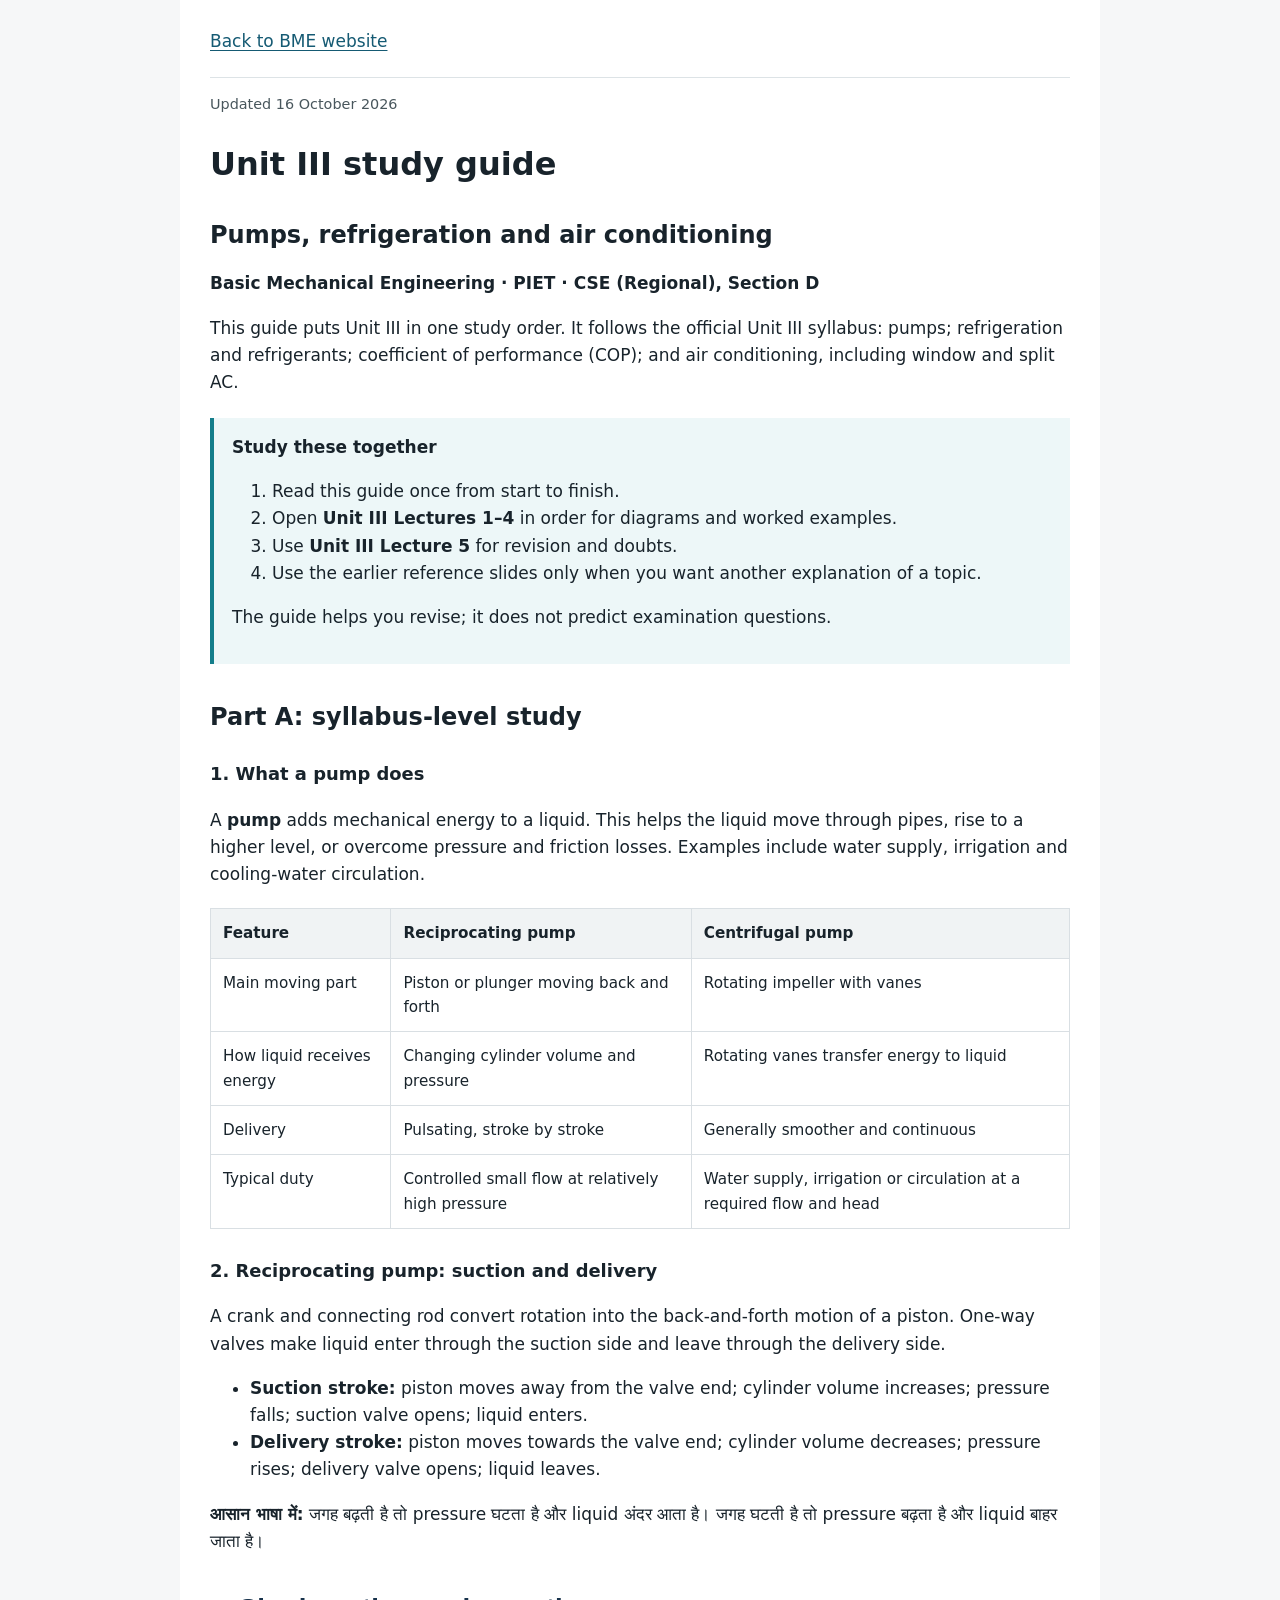
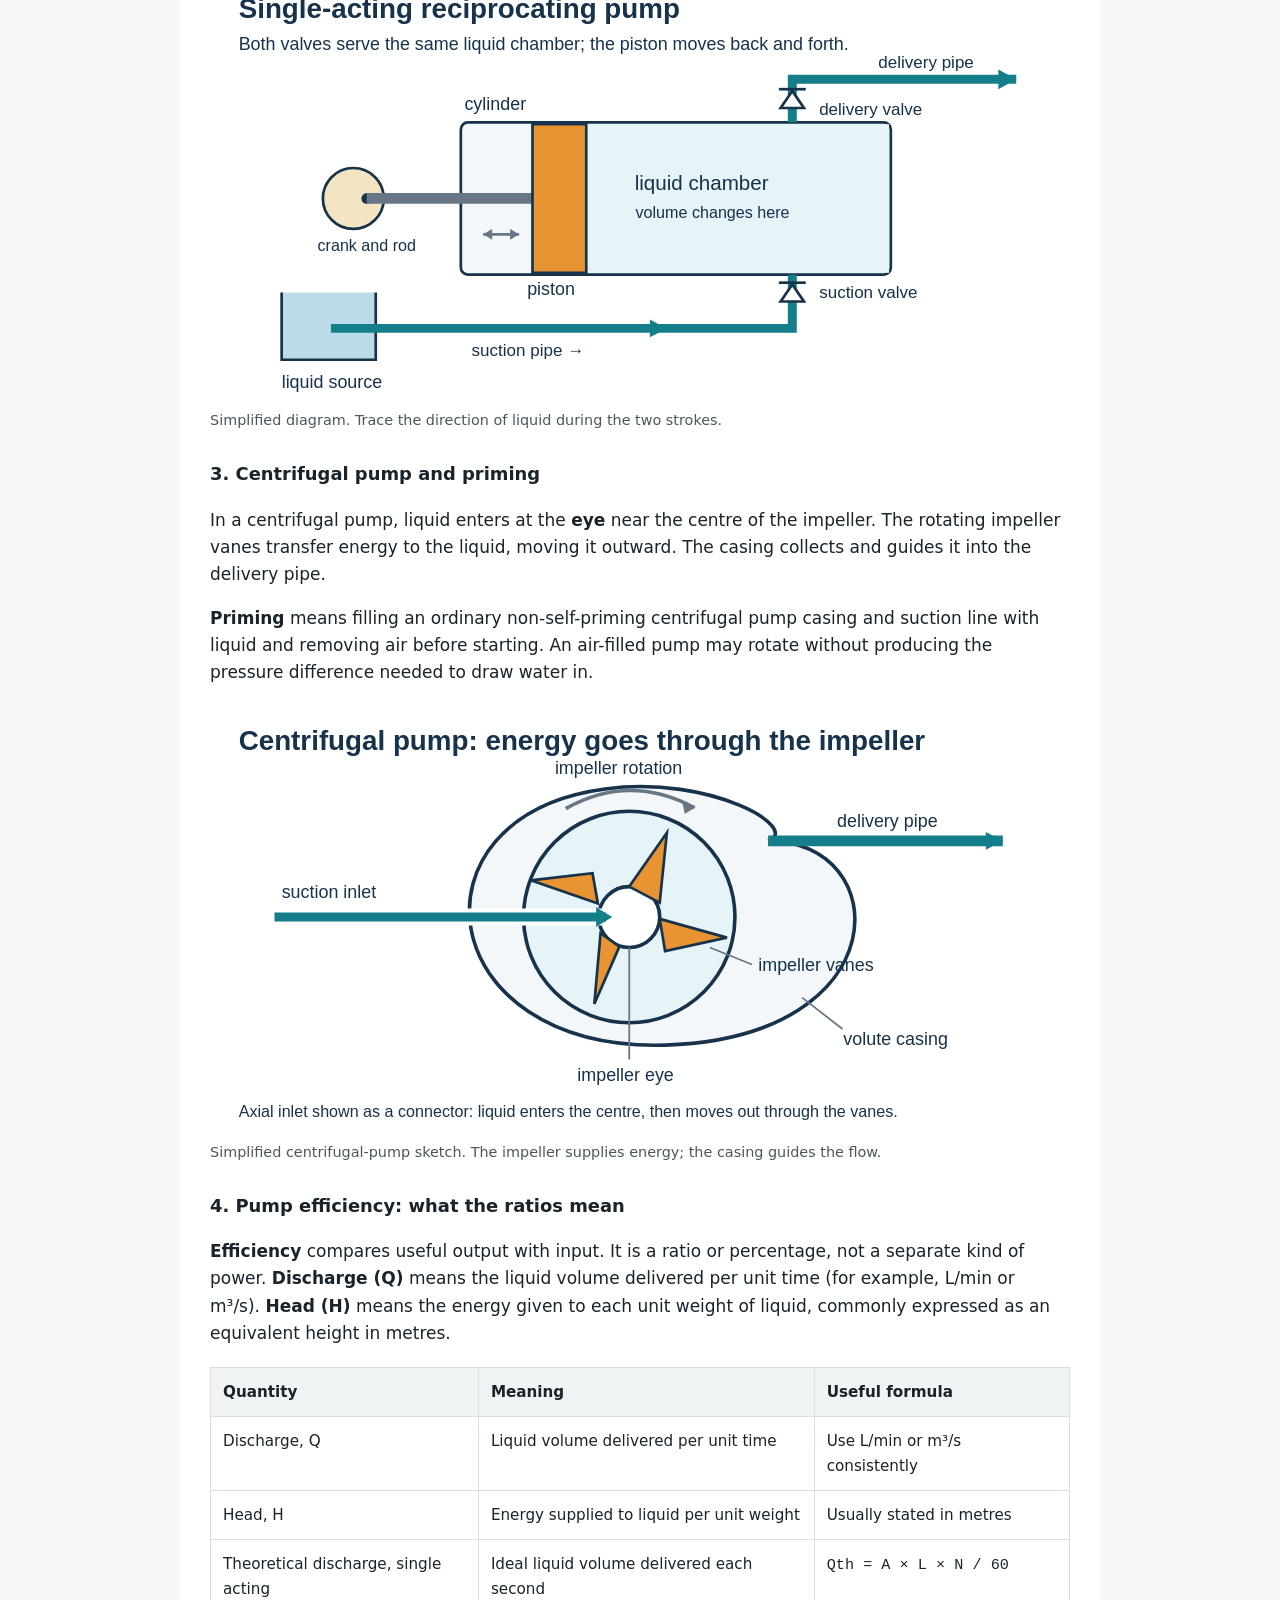
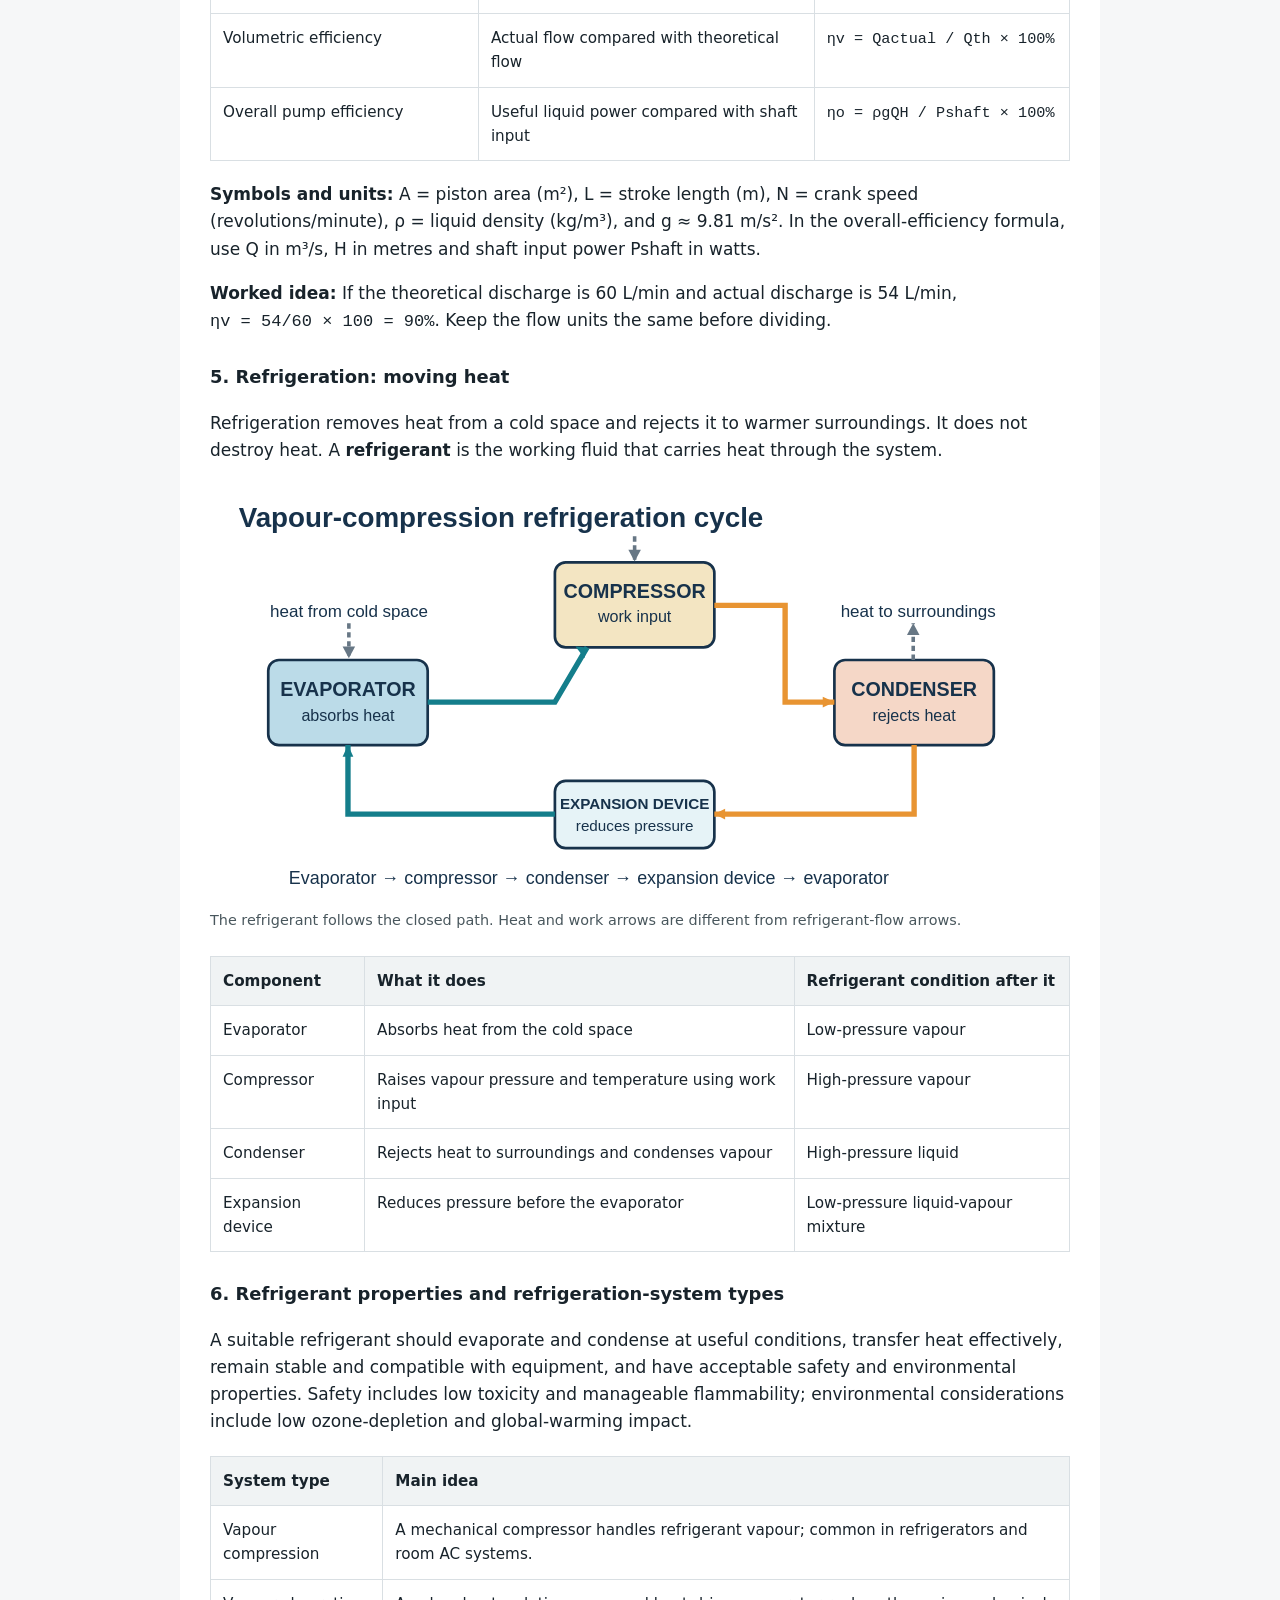
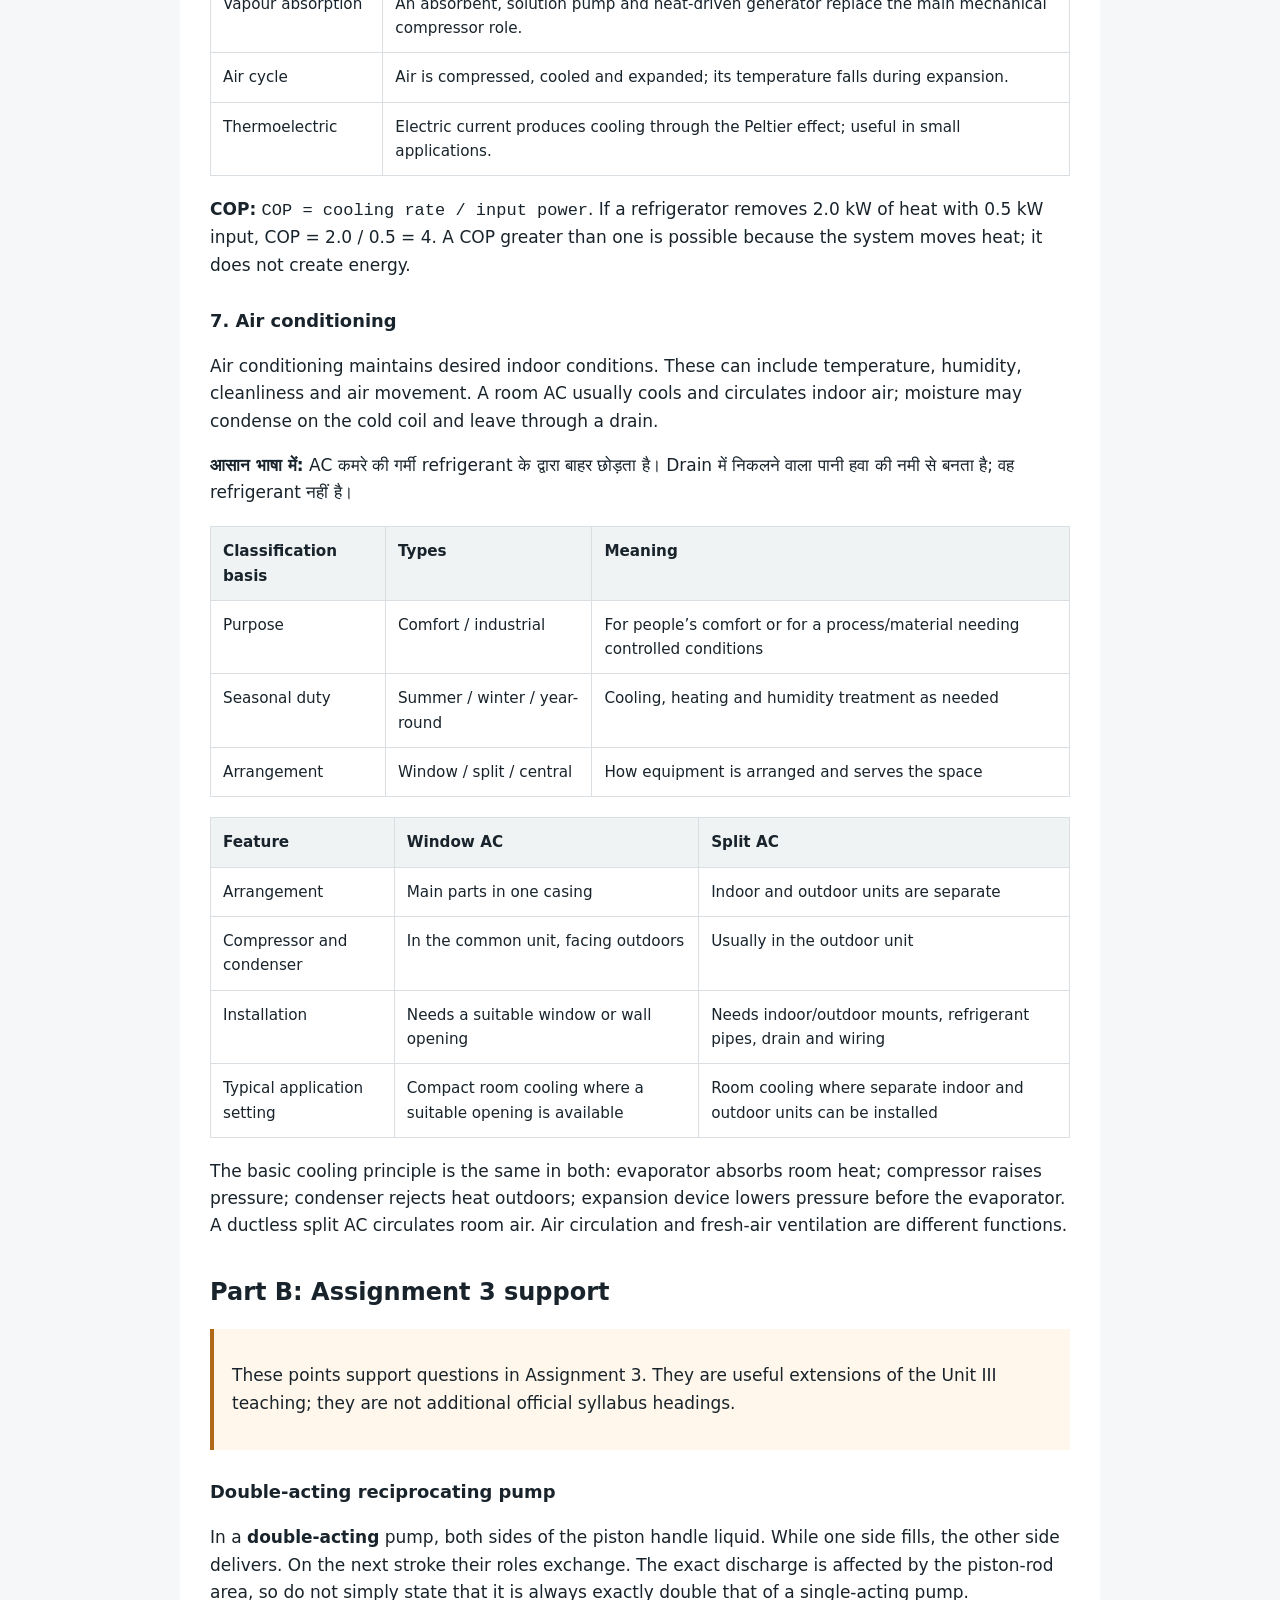
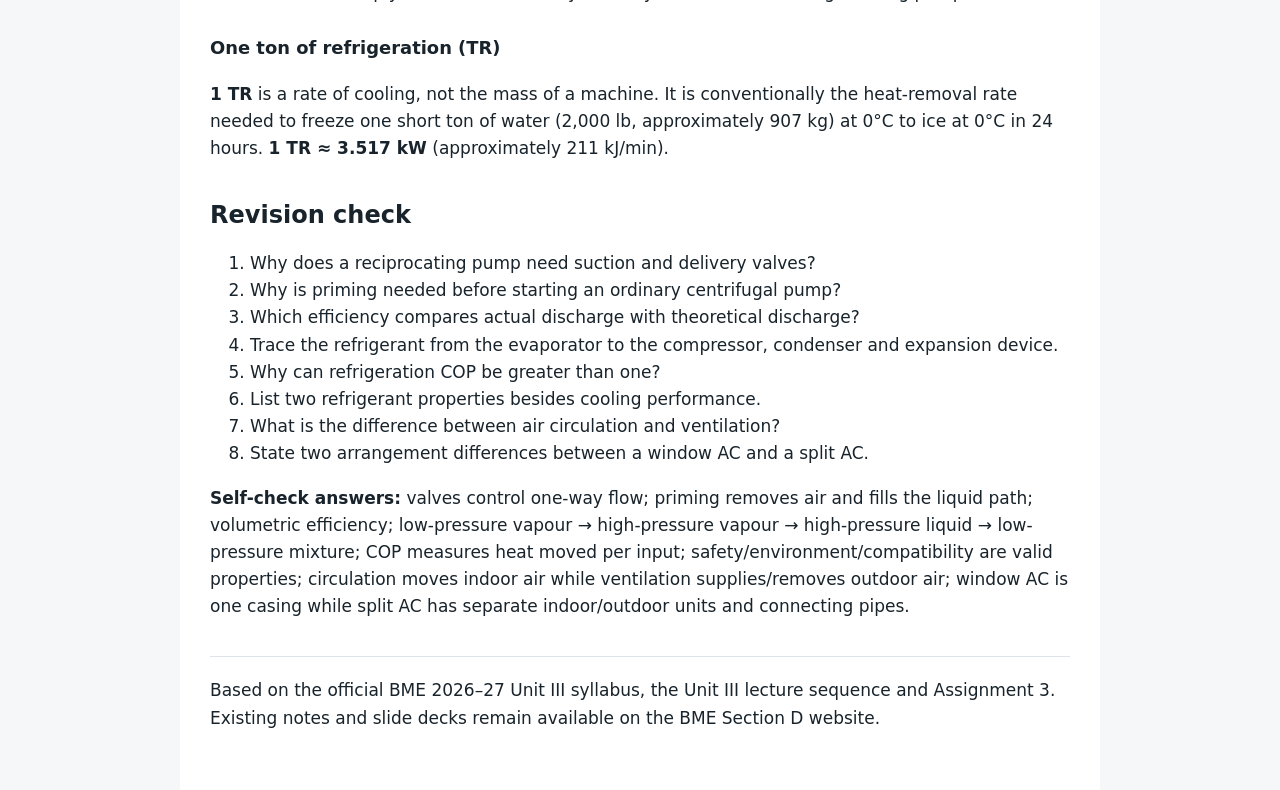
<file: notes/unit-iii-study-guide.html>
<!doctype html>
<html lang="en">
<head>
  <meta charset="utf-8">
  <meta name="viewport" content="width=device-width, initial-scale=1">
  <title>Unit III study guide | BME Section D</title>
  <style>
    :root { color-scheme: light; }
    * { box-sizing: border-box; }
    body { margin: 0; background: #f6f7f8; color: #18232b; font: 17px/1.6 system-ui, -apple-system, "Noto Sans Devanagari", sans-serif; }
    main { max-width: 920px; margin: auto; padding: 28px 30px 60px; background: #fff; }
    nav { display: flex; flex-wrap: wrap; gap: 16px; padding-bottom: 22px; border-bottom: 1px solid #dde3e6; }
    a { color: #155a73; text-underline-offset: 3px; }
    h1 { font-size: 2rem; line-height: 1.15; margin-top: 30px; }
    h2 { font-size: 1.5rem; margin-top: 38px; line-height: 1.25; }
    h3 { font-size: 1.12rem; margin-top: 28px; }
    p, li { max-width: 80ch; }
    figure { margin: 24px 0; }
    svg { display: block; width: 100%; height: auto; }
    .caption, .updated { color: #49575d; font-size: .9rem; }
    .callout { margin: 22px 0; padding: 16px 18px; border-left: 4px solid #147e8b; background: #edf7f8; }
    .support { border-left-color: #b26819; background: #fff7eb; }
    .table-wrap { overflow-x: auto; margin: 20px 0; }
    table { border-collapse: collapse; width: 100%; font-size: .95rem; }
    th, td { text-align: left; vertical-align: top; border: 1px solid #d9dfe3; padding: 12px; }
    th { background: #f0f3f4; }
    code { white-space: nowrap; }
    footer { margin-top: 36px; border-top: 1px solid #dde3e6; padding-top: 20px; }
    @media (max-width: 600px) { main { padding: 20px 18px; } body { font-size: 16px; } th, td { min-width: 130px; padding: 8px; } }
    @media print { nav { display: none; } main { padding: 0; } body { font-size: 11pt; } h2, h3 { break-after: avoid; } figure, tr { break-inside: avoid; } a { color: inherit; } }
  </style>
</head>
<body>
  <main>
    <nav aria-label="Study navigation"><a href="../#unit-3">Back to BME website</a></nav>
    <p class="updated">Updated 16 October 2026</p>
    <h1>Unit III study guide</h1>
    <h2>Pumps, refrigeration and air conditioning</h2>
    <p><strong>Basic Mechanical Engineering · PIET · CSE (Regional), Section D</strong></p>
    <p>This guide puts Unit III in one study order. It follows the official Unit III syllabus: pumps; refrigeration and refrigerants; coefficient of performance (COP); and air conditioning, including window and split AC.</p>

    <section class="callout" aria-label="How to study Unit III">
      <strong>Study these together</strong>
      <ol>
        <li>Read this guide once from start to finish.</li>
        <li>Open <strong>Unit III Lectures 1–4</strong> in order for diagrams and worked examples.</li>
        <li>Use <strong>Unit III Lecture 5</strong> for revision and doubts.</li>
        <li>Use the earlier reference slides only when you want another explanation of a topic.</li>
      </ol>
      <p>The guide helps you revise; it does not predict examination questions.</p>
    </section>

    <h2>Part A: syllabus-level study</h2>

    <h3>1. What a pump does</h3>
    <p>A <strong>pump</strong> adds mechanical energy to a liquid. This helps the liquid move through pipes, rise to a higher level, or overcome pressure and friction losses. Examples include water supply, irrigation and cooling-water circulation.</p>
    <div class="table-wrap"><table>
      <thead><tr><th>Feature</th><th>Reciprocating pump</th><th>Centrifugal pump</th></tr></thead>
      <tbody>
        <tr><td>Main moving part</td><td>Piston or plunger moving back and forth</td><td>Rotating impeller with vanes</td></tr>
        <tr><td>How liquid receives energy</td><td>Changing cylinder volume and pressure</td><td>Rotating vanes transfer energy to liquid</td></tr>
        <tr><td>Delivery</td><td>Pulsating, stroke by stroke</td><td>Generally smoother and continuous</td></tr>
        <tr><td>Typical duty</td><td>Controlled small flow at relatively high pressure</td><td>Water supply, irrigation or circulation at a required flow and head</td></tr>
      </tbody>
    </table></div>

    <h3>2. Reciprocating pump: suction and delivery</h3>
    <p>A crank and connecting rod convert rotation into the back-and-forth motion of a piston. One-way valves make liquid enter through the suction side and leave through the delivery side.</p>
    <ul>
      <li><strong>Suction stroke:</strong> piston moves away from the valve end; cylinder volume increases; pressure falls; suction valve opens; liquid enters.</li>
      <li><strong>Delivery stroke:</strong> piston moves towards the valve end; cylinder volume decreases; pressure rises; delivery valve opens; liquid leaves.</li>
    </ul>
    <p><strong>आसान भाषा में:</strong> जगह बढ़ती है तो pressure घटता है और liquid अंदर आता है। जगह घटती है तो pressure बढ़ता है और liquid बाहर जाता है।</p>
    <figure>
      <svg role="img" aria-label="Single-acting reciprocating pump: the suction valve and delivery valve both connect to the liquid chamber on the right of the piston. Liquid enters from below and leaves through the upper delivery pipe." viewBox="0 0 960 480" xmlns="http://www.w3.org/2000/svg">
        <rect width="960" height="480" fill="#fff"/>
        <g font-family="Arial, sans-serif" fill="#17324b">
          <text x="32" y="44" font-size="31" font-weight="700">Single-acting reciprocating pump</text>
          <text x="32" y="79" font-size="20">Both valves serve the same liquid chamber; the piston moves back and forth.</text>
          <rect x="280" y="160" width="480" height="170" rx="8" fill="#f4f7f9" stroke="#17324b" stroke-width="3"/>
          <rect x="420" y="162" width="338" height="166" fill="#e6f3f7"/>
          <path d="M80 350 V425 H185 V350" fill="#bbdbe8" stroke="#17324b" stroke-width="3"/>
          <path d="M135 390 H650 V330 M650 160 V112 H900" stroke="#147e8b" stroke-width="10" fill="none"/>
          <circle cx="160" cy="245" r="34" fill="#f3e5c2" stroke="#17324b" stroke-width="3"/>
          <circle cx="175" cy="245" r="6" fill="#17324b"/>
          <line x1="175" y1="245" x2="360" y2="245" stroke="#677785" stroke-width="12"/>
          <rect x="360" y="162" width="60" height="166" fill="#e89432" stroke="#17324b" stroke-width="3"/>
          <path d="M305 285 H345" stroke="#677785" stroke-width="3"/>
          <polygon points="305,285 315,279 315,291 305,285" fill="#677785"/>
          <polygon points="345,285 335,279 335,291 345,285" fill="#677785"/>
          <polygon points="650,341 637,360 663,360" fill="#fff" stroke="#17324b" stroke-width="3"/>
          <line x1="635" y1="339" x2="665" y2="339" stroke="#17324b" stroke-width="3"/>
          <polygon points="650,125 637,144 663,144" fill="#fff" stroke="#17324b" stroke-width="3"/>
          <line x1="635" y1="123" x2="665" y2="123" stroke="#17324b" stroke-width="3"/>
          <polygon points="510,390 491,380 491,400" fill="#147e8b"/>
          <polygon points="900,112 880,101 880,123" fill="#147e8b"/>
          <text x="80" y="456" font-size="20">liquid source</text>
          <text x="284" y="146" font-size="20">cylinder</text>
          <text x="354" y="353" font-size="20">piston</text>
          <text x="474" y="235" font-size="23">liquid chamber</text>
          <text x="475" y="267" font-size="18">volume changes here</text>
          <text x="120" y="304" font-size="18">crank and rod</text>
          <text x="680" y="356" font-size="19">suction valve</text>
          <text x="680" y="152" font-size="19">delivery valve</text>
          <text x="746" y="99" font-size="19">delivery pipe</text>
          <text x="292" y="421" font-size="19">suction pipe →</text>
        </g>
      </svg>
      <figcaption class="caption">Simplified diagram. Trace the direction of liquid during the two strokes.</figcaption>
    </figure>

    <h3>3. Centrifugal pump and priming</h3>
    <p>In a centrifugal pump, liquid enters at the <strong>eye</strong> near the centre of the impeller. The rotating impeller vanes transfer energy to the liquid, moving it outward. The casing collects and guides it into the delivery pipe.</p>
    <p><strong>Priming</strong> means filling an ordinary non-self-priming centrifugal pump casing and suction line with liquid and removing air before starting. An air-filled pump may rotate without producing the pressure difference needed to draw water in.</p>
    <figure>
      <svg role="img" aria-label="Centrifugal pump front-view schematic. The suction inlet leads to the central impeller eye; the rotating vanes send liquid outward into the volute casing and delivery pipe. The axial inlet is drawn as a horizontal connector for clarity." viewBox="0 0 960 480" xmlns="http://www.w3.org/2000/svg">
        <rect width="960" height="480" fill="#fff"/>
        <g font-family="Arial, sans-serif" fill="#17324b">
          <text x="32" y="44" font-size="31" font-weight="700">Centrifugal pump: energy goes through the impeller</text>
          <path d="M623 145 C765 145 770 365 508 373 C247 380 214 117 441 87 C560 71 661 132 623 145" fill="#f4f7f9" stroke="#17324b" stroke-width="4"/>
          <circle cx="468" cy="230" r="118" fill="#e6f3f7" stroke="#17324b" stroke-width="4"/>
          <circle cx="468" cy="230" r="34" fill="#fff" stroke="#17324b" stroke-width="4"/>
          <path d="M468 196 L510 136 L502 214 Z M502 232 L577 253 L508 268 Z M457 263 L429 327 L436 248 Z M433 215 L358 189 L427 181 Z" fill="#e89432" stroke="#17324b" stroke-width="3"/>
          <path d="M623 145 H885" stroke="#147e8b" stroke-width="12" fill="none"/>
          <polygon points="885,145 866,135 866,155" fill="#147e8b"/>
          <path d="M72 230 H442" stroke="#fff" stroke-width="19" fill="none"/>
          <path d="M72 230 H442" stroke="#147e8b" stroke-width="10" fill="none"/>
          <polygon points="449,230 431,219 431,241" fill="#147e8b"/>
          <path d="M397 109 Q468 69 541 108" fill="none" stroke="#677785" stroke-width="4"/>
          <polygon points="541,108 527,101 530,115" fill="#677785"/>
          <text x="385" y="70" font-size="20">impeller rotation</text>
          <path d="M468 264 V389" stroke="#677785" stroke-width="2" fill="none"/>
          <text x="410" y="413" font-size="20">impeller eye</text>
          <path d="M558 264 L605 283" stroke="#677785" stroke-width="2" fill="none"/>
          <text x="612" y="290" font-size="20">impeller vanes</text>
          <path d="M661 320 L706 355" stroke="#677785" stroke-width="2" fill="none"/>
          <text x="707" y="373" font-size="20">volute casing</text>
          <text x="80" y="209" font-size="20">suction inlet</text>
          <text x="700" y="130" font-size="20">delivery pipe</text>
          <text x="32" y="453" font-size="18">Axial inlet shown as a connector: liquid enters the centre, then moves out through the vanes.</text>
        </g>
      </svg>
      <figcaption class="caption">Simplified centrifugal-pump sketch. The impeller supplies energy; the casing guides the flow.</figcaption>
    </figure>

    <h3>4. Pump efficiency: what the ratios mean</h3>
    <p><strong>Efficiency</strong> compares useful output with input. It is a ratio or percentage, not a separate kind of power. <strong>Discharge (Q)</strong> means the liquid volume delivered per unit time (for example, L/min or m³/s). <strong>Head (H)</strong> means the energy given to each unit weight of liquid, commonly expressed as an equivalent height in metres.</p>
    <div class="table-wrap"><table>
      <thead><tr><th>Quantity</th><th>Meaning</th><th>Useful formula</th></tr></thead>
      <tbody>
        <tr><td>Discharge, Q</td><td>Liquid volume delivered per unit time</td><td>Use L/min or m³/s consistently</td></tr>
        <tr><td>Head, H</td><td>Energy supplied to liquid per unit weight</td><td>Usually stated in metres</td></tr>
        <tr><td>Theoretical discharge, single acting</td><td>Ideal liquid volume delivered each second</td><td><code>Qth = A × L × N / 60</code></td></tr>
        <tr><td>Volumetric efficiency</td><td>Actual flow compared with theoretical flow</td><td><code>ηv = Qactual / Qth × 100%</code></td></tr>
        <tr><td>Overall pump efficiency</td><td>Useful liquid power compared with shaft input</td><td><code>ηo = ρgQH / Pshaft × 100%</code></td></tr>
      </tbody>
    </table></div>
    <p><strong>Symbols and units:</strong> A = piston area (m²), L = stroke length (m), N = crank speed (revolutions/minute), ρ = liquid density (kg/m³), and g ≈ 9.81 m/s². In the overall-efficiency formula, use Q in m³/s, H in metres and shaft input power Pshaft in watts.</p>
    <p><strong>Worked idea:</strong> If the theoretical discharge is 60 L/min and actual discharge is 54 L/min, <code>ηv = 54/60 × 100 = 90%</code>. Keep the flow units the same before dividing.</p>

    <h3>5. Refrigeration: moving heat</h3>
    <p>Refrigeration removes heat from a cold space and rejects it to warmer surroundings. It does not destroy heat. A <strong>refrigerant</strong> is the working fluid that carries heat through the system.</p>
    <figure>
      <svg role="img" aria-label="Vapour-compression refrigeration cycle with evaporator, compressor, condenser and expansion device labelled in order." viewBox="0 0 960 470" xmlns="http://www.w3.org/2000/svg">
        <rect width="960" height="470" fill="#fff"/>
        <g font-family="Arial, sans-serif" fill="#17324b">
          <text x="32" y="44" font-size="31" font-weight="700">Vapour-compression refrigeration cycle</text>
          <rect x="65" y="192" width="178" height="95" rx="12" fill="#bbdbe8" stroke="#17324b" stroke-width="3"/>
          <rect x="385" y="83" width="178" height="95" rx="12" fill="#f3e5c2" stroke="#17324b" stroke-width="3"/>
          <rect x="697" y="192" width="178" height="95" rx="12" fill="#f5d7c7" stroke="#17324b" stroke-width="3"/>
          <rect x="385" y="327" width="178" height="75" rx="12" fill="#e6f3f7" stroke="#17324b" stroke-width="3"/>
          <text x="154" y="232" text-anchor="middle" font-size="22" font-weight="700">EVAPORATOR</text>
          <text x="154" y="260" text-anchor="middle" font-size="18">absorbs heat</text>
          <text x="474" y="123" text-anchor="middle" font-size="22" font-weight="700">COMPRESSOR</text>
          <text x="474" y="150" text-anchor="middle" font-size="18">work input</text>
          <text x="786" y="232" text-anchor="middle" font-size="22" font-weight="700">CONDENSER</text>
          <text x="786" y="260" text-anchor="middle" font-size="18">rejects heat</text>
          <text x="474" y="358" text-anchor="middle" font-size="17" font-weight="700">EXPANSION DEVICE</text>
          <text x="474" y="383" text-anchor="middle" font-size="17">reduces pressure</text>
          <path d="M243 239 H385 L421 178" fill="none" stroke="#147e8b" stroke-width="6"/>
          <path d="M563 131 H642 V239 H697" fill="none" stroke="#e89432" stroke-width="6"/>
          <path d="M786 287 V364 H563" fill="none" stroke="#e89432" stroke-width="6"/>
          <path d="M385 364 H154 V287" fill="none" stroke="#147e8b" stroke-width="6"/>
          <polygon points="421,178 408,177 418,190" fill="#147e8b"/><polygon points="697,239 684,233 684,245" fill="#e89432"/><polygon points="563,364 575,358 575,370" fill="#e89432"/><polygon points="154,287 148,300 160,300" fill="#147e8b"/>
          <text x="67" y="144" font-size="19">heat from cold space</text>
          <path d="M155 151 V190" stroke="#677785" stroke-width="4" stroke-dasharray="6 4"/>
          <polygon points="155,190 148,177 162,177" fill="#677785"/>
          <text x="704" y="144" font-size="19">heat to surroundings</text>
          <path d="M785 192 V151" stroke="#677785" stroke-width="4" stroke-dasharray="6 4"/>
          <polygon points="785,151 778,164 792,164" fill="#677785"/>
          <path d="M474 54 V82" stroke="#677785" stroke-width="4" stroke-dasharray="6 4"/>
          <polygon points="474,82 467,69 481,69" fill="#677785"/>
          <text x="88" y="442" font-size="20">Evaporator → compressor → condenser → expansion device → evaporator</text>
        </g>
      </svg>
      <figcaption class="caption">The refrigerant follows the closed path. Heat and work arrows are different from refrigerant-flow arrows.</figcaption>
    </figure>
    <div class="table-wrap"><table>
      <thead><tr><th>Component</th><th>What it does</th><th>Refrigerant condition after it</th></tr></thead>
      <tbody>
        <tr><td>Evaporator</td><td>Absorbs heat from the cold space</td><td>Low-pressure vapour</td></tr>
        <tr><td>Compressor</td><td>Raises vapour pressure and temperature using work input</td><td>High-pressure vapour</td></tr>
        <tr><td>Condenser</td><td>Rejects heat to surroundings and condenses vapour</td><td>High-pressure liquid</td></tr>
        <tr><td>Expansion device</td><td>Reduces pressure before the evaporator</td><td>Low-pressure liquid-vapour mixture</td></tr>
      </tbody>
    </table></div>

    <h3>6. Refrigerant properties and refrigeration-system types</h3>
    <p>A suitable refrigerant should evaporate and condense at useful conditions, transfer heat effectively, remain stable and compatible with equipment, and have acceptable safety and environmental properties. Safety includes low toxicity and manageable flammability; environmental considerations include low ozone-depletion and global-warming impact.</p>
    <div class="table-wrap"><table>
      <thead><tr><th>System type</th><th>Main idea</th></tr></thead>
      <tbody>
        <tr><td>Vapour compression</td><td>A mechanical compressor handles refrigerant vapour; common in refrigerators and room AC systems.</td></tr>
        <tr><td>Vapour absorption</td><td>An absorbent, solution pump and heat-driven generator replace the main mechanical compressor role.</td></tr>
        <tr><td>Air cycle</td><td>Air is compressed, cooled and expanded; its temperature falls during expansion.</td></tr>
        <tr><td>Thermoelectric</td><td>Electric current produces cooling through the Peltier effect; useful in small applications.</td></tr>
      </tbody>
    </table></div>
    <p><strong>COP:</strong> <code>COP = cooling rate / input power</code>. If a refrigerator removes 2.0 kW of heat with 0.5 kW input, COP = 2.0 / 0.5 = 4. A COP greater than one is possible because the system moves heat; it does not create energy.</p>

    <h3>7. Air conditioning</h3>
    <p>Air conditioning maintains desired indoor conditions. These can include temperature, humidity, cleanliness and air movement. A room AC usually cools and circulates indoor air; moisture may condense on the cold coil and leave through a drain.</p>
    <p><strong>आसान भाषा में:</strong> AC कमरे की गर्मी refrigerant के द्वारा बाहर छोड़ता है। Drain में निकलने वाला पानी हवा की नमी से बनता है; वह refrigerant नहीं है।</p>
    <div class="table-wrap"><table>
      <thead><tr><th>Classification basis</th><th>Types</th><th>Meaning</th></tr></thead>
      <tbody>
        <tr><td>Purpose</td><td>Comfort / industrial</td><td>For people’s comfort or for a process/material needing controlled conditions</td></tr>
        <tr><td>Seasonal duty</td><td>Summer / winter / year-round</td><td>Cooling, heating and humidity treatment as needed</td></tr>
        <tr><td>Arrangement</td><td>Window / split / central</td><td>How equipment is arranged and serves the space</td></tr>
      </tbody>
    </table></div>
    <div class="table-wrap"><table>
      <thead><tr><th>Feature</th><th>Window AC</th><th>Split AC</th></tr></thead>
      <tbody>
        <tr><td>Arrangement</td><td>Main parts in one casing</td><td>Indoor and outdoor units are separate</td></tr>
        <tr><td>Compressor and condenser</td><td>In the common unit, facing outdoors</td><td>Usually in the outdoor unit</td></tr>
        <tr><td>Installation</td><td>Needs a suitable window or wall opening</td><td>Needs indoor/outdoor mounts, refrigerant pipes, drain and wiring</td></tr>
        <tr><td>Typical application setting</td><td>Compact room cooling where a suitable opening is available</td><td>Room cooling where separate indoor and outdoor units can be installed</td></tr>
      </tbody>
    </table></div>
    <p>The basic cooling principle is the same in both: evaporator absorbs room heat; compressor raises pressure; condenser rejects heat outdoors; expansion device lowers pressure before the evaporator. A ductless split AC circulates room air. Air circulation and fresh-air ventilation are different functions.</p>

    <h2>Part B: Assignment 3 support</h2>
    <section class="callout support">
      <p>These points support questions in Assignment 3. They are useful extensions of the Unit III teaching; they are not additional official syllabus headings.</p>
    </section>
    <h3>Double-acting reciprocating pump</h3>
    <p>In a <strong>double-acting</strong> pump, both sides of the piston handle liquid. While one side fills, the other side delivers. On the next stroke their roles exchange. The exact discharge is affected by the piston-rod area, so do not simply state that it is always exactly double that of a single-acting pump.</p>
    <h3>One ton of refrigeration (TR)</h3>
    <p><strong>1 TR</strong> is a rate of cooling, not the mass of a machine. It is conventionally the heat-removal rate needed to freeze one short ton of water (2,000 lb, approximately 907 kg) at 0°C to ice at 0°C in 24 hours. <strong>1 TR ≈ 3.517 kW</strong> (approximately 211 kJ/min).</p>

    <h2>Revision check</h2>
    <ol>
      <li>Why does a reciprocating pump need suction and delivery valves?</li>
      <li>Why is priming needed before starting an ordinary centrifugal pump?</li>
      <li>Which efficiency compares actual discharge with theoretical discharge?</li>
      <li>Trace the refrigerant from the evaporator to the compressor, condenser and expansion device.</li>
      <li>Why can refrigeration COP be greater than one?</li>
      <li>List two refrigerant properties besides cooling performance.</li>
      <li>What is the difference between air circulation and ventilation?</li>
      <li>State two arrangement differences between a window AC and a split AC.</li>
    </ol>
    <p><strong>Self-check answers:</strong> valves control one-way flow; priming removes air and fills the liquid path; volumetric efficiency; low-pressure vapour → high-pressure vapour → high-pressure liquid → low-pressure mixture; COP measures heat moved per input; safety/environment/compatibility are valid properties; circulation moves indoor air while ventilation supplies/removes outdoor air; window AC is one casing while split AC has separate indoor/outdoor units and connecting pipes.</p>

    <footer>Based on the official BME 2026–27 Unit III syllabus, the Unit III lecture sequence and Assignment 3. Existing notes and slide decks remain available on the BME Section D website.</footer>
  </main>
</body>
</html>
</file>
<file: pwa.css>
/* Small install controls that use the existing calm site palette. */
.topbar { justify-content: space-between; align-items: center; gap: .75rem; }
.theme-btn { margin-left: auto; }
.install-btn {
  display: inline-flex; align-items: center; gap: .45rem; min-height: 44px;
  padding: .35rem .7rem; font: 600 .9rem var(--font-body);
  color: var(--accent); background: var(--accent-soft);
  border: 1px solid var(--card-line); border-radius: 6px; cursor: pointer;
}
.install-btn:hover { border-color: var(--accent); }
.install-btn svg { width: 18px; height: 18px; flex: none; }
.pwa-status {
  margin: 1rem 0 0; padding: .7rem .85rem;
  border-left: 3px solid var(--accent); background: var(--hover-surface);
  color: var(--muted); font-size: .93rem;
}
.pwa-status button {
  font: inherit; color: var(--accent); background: transparent; border: 0;
  padding: .3rem .2rem; text-decoration: underline; text-underline-offset: 3px; cursor: pointer;
}
.install-help {
  width: min(34rem, calc(100% - 2rem)); max-height: calc(100dvh - 2rem);
  overflow-y: auto; padding: 1.5rem; color: var(--ink); background: var(--paper);
  border: 1px solid var(--card-line); border-radius: 10px;
  font: 400 1rem/1.55 var(--font-body);
}
.install-help::backdrop { background: rgba(0, 0, 0, .4); }
.install-help h2 { margin: 0; font-size: 1.4rem; }
.install-help h2:focus { outline: none; }
.install-help p { margin: .7rem 0; }
.install-help .intro { color: var(--muted); }
.install-heading { display: flex; align-items: center; gap: .8rem; margin-bottom: 1rem; }
.install-heading img { border-radius: 12px; flex: none; }
.install-help dl { margin: 1.2rem 0; }
.install-help dt { font-weight: 600; margin-top: 1rem; }
.install-help dd { margin: .2rem 0 0; color: var(--muted); }
.install-help .install-limits { font-size: .92rem; color: var(--muted); border-top: 1px solid var(--line); padding-top: .9rem; }
.install-actions { display: flex; flex-wrap: wrap; gap: .75rem; align-items: center; margin-top: 1rem; }
.install-close { min-height: 44px; padding: .4rem .9rem; border: 1px solid var(--card-line); border-radius: 6px; color: var(--ink); background: var(--surface); font: 400 .95rem var(--font-body); cursor: pointer; }
@media (max-width: 480px) { .install-help { padding: 1.1rem; } .install-heading img { width: 48px; height: 48px; } }
@media (display-mode: standalone) { #installApp { display: none; } }
</file>
